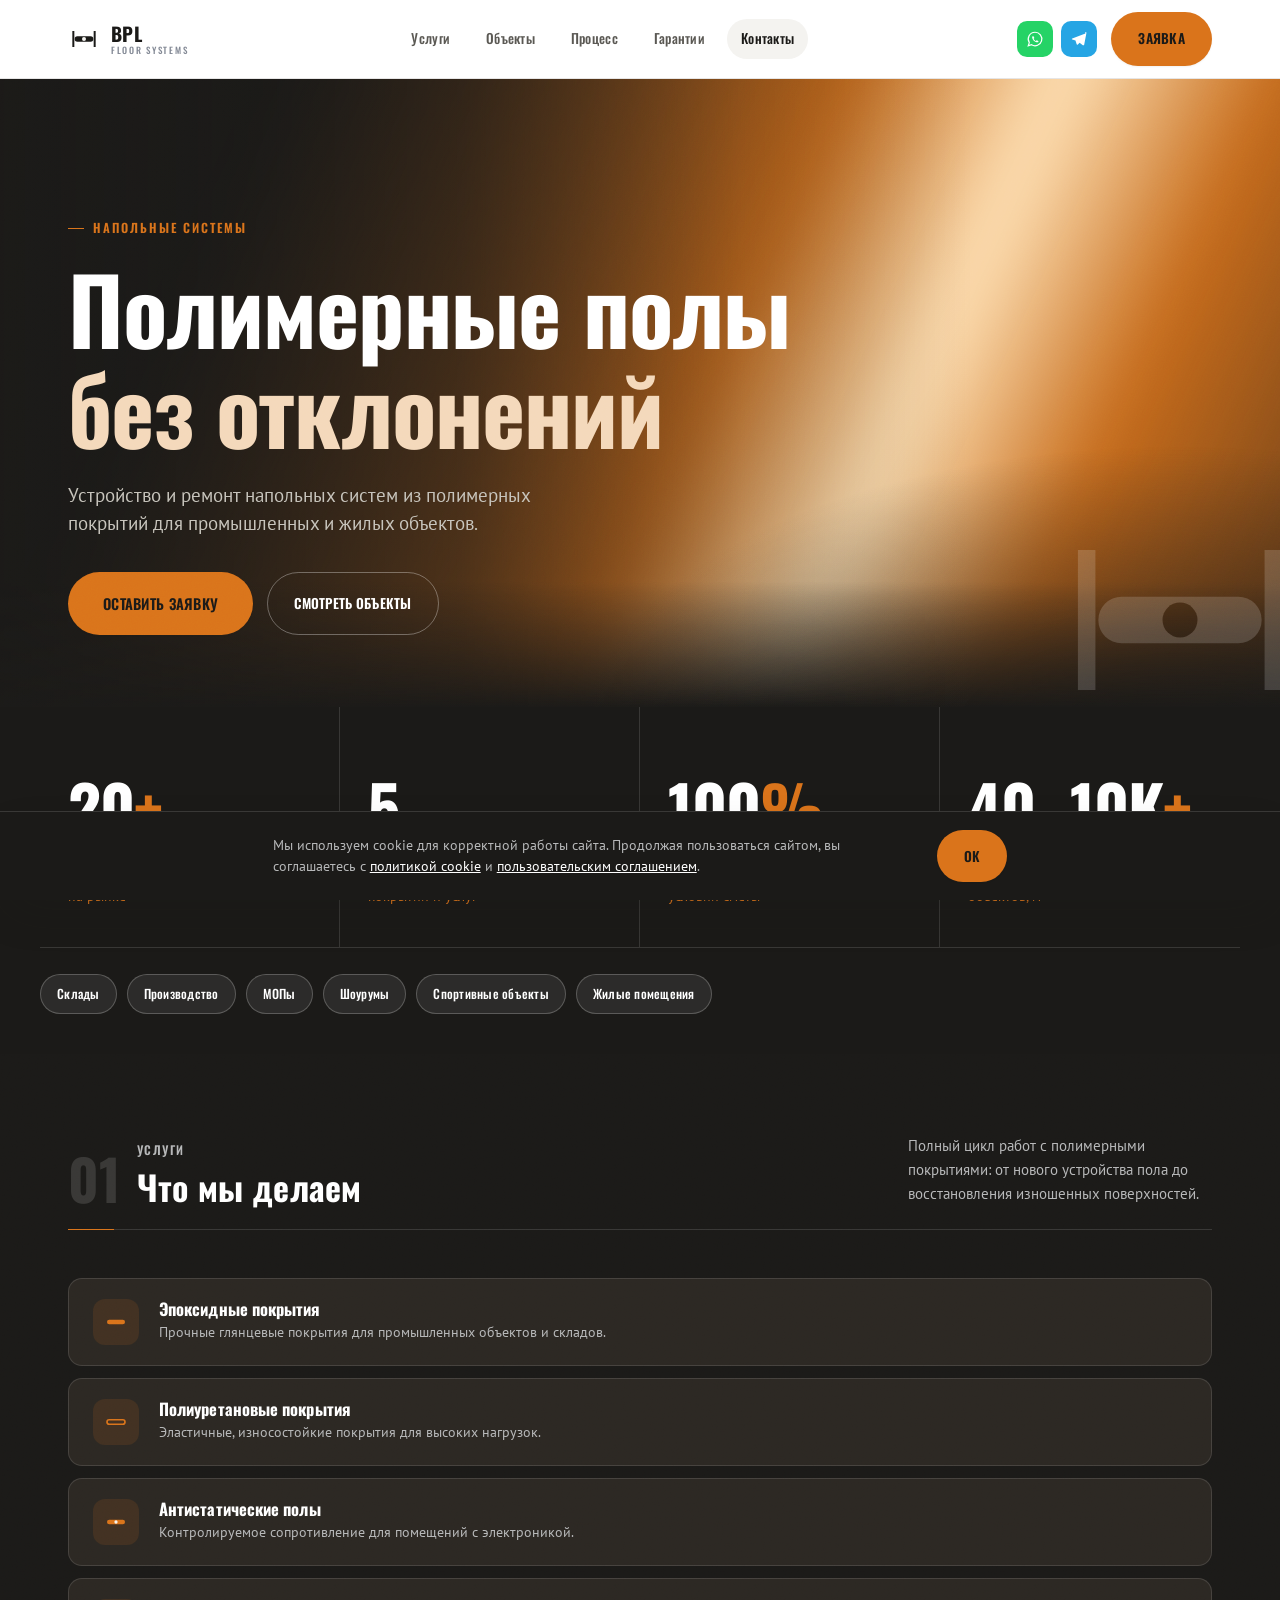
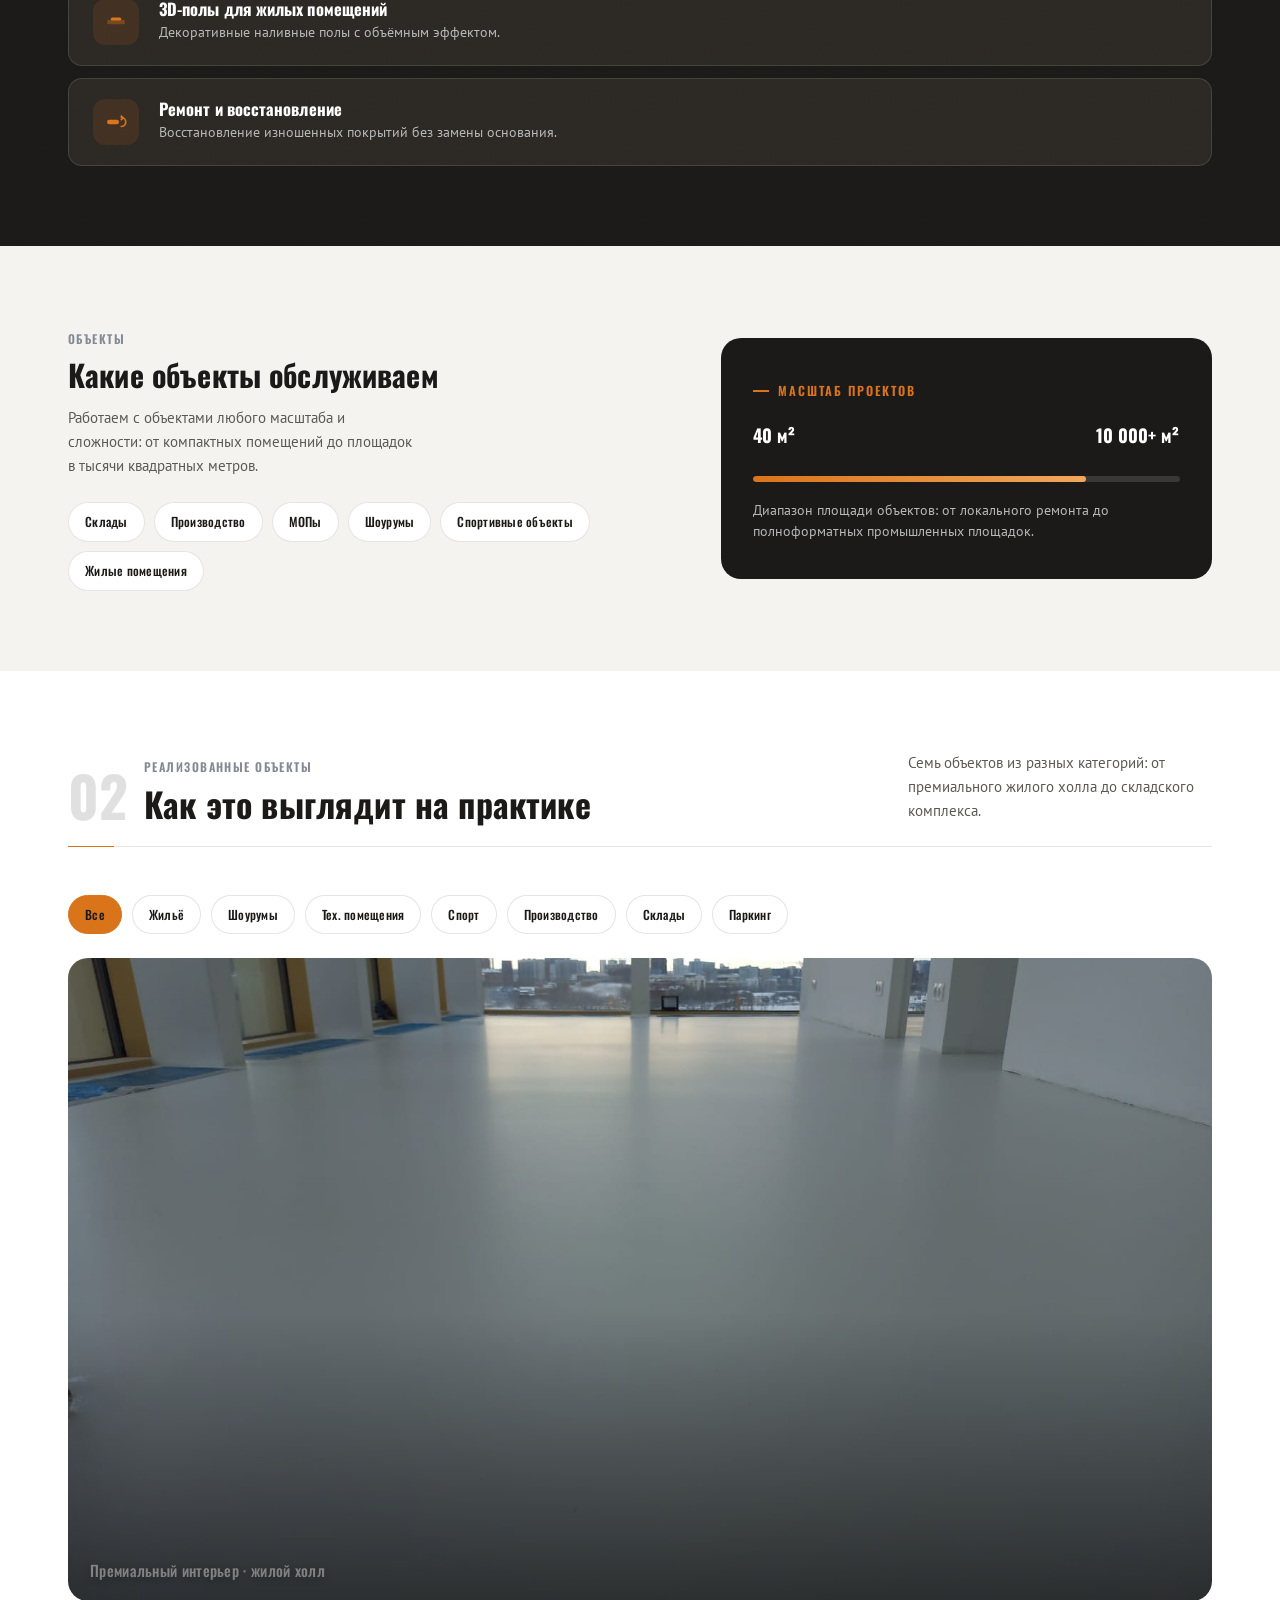
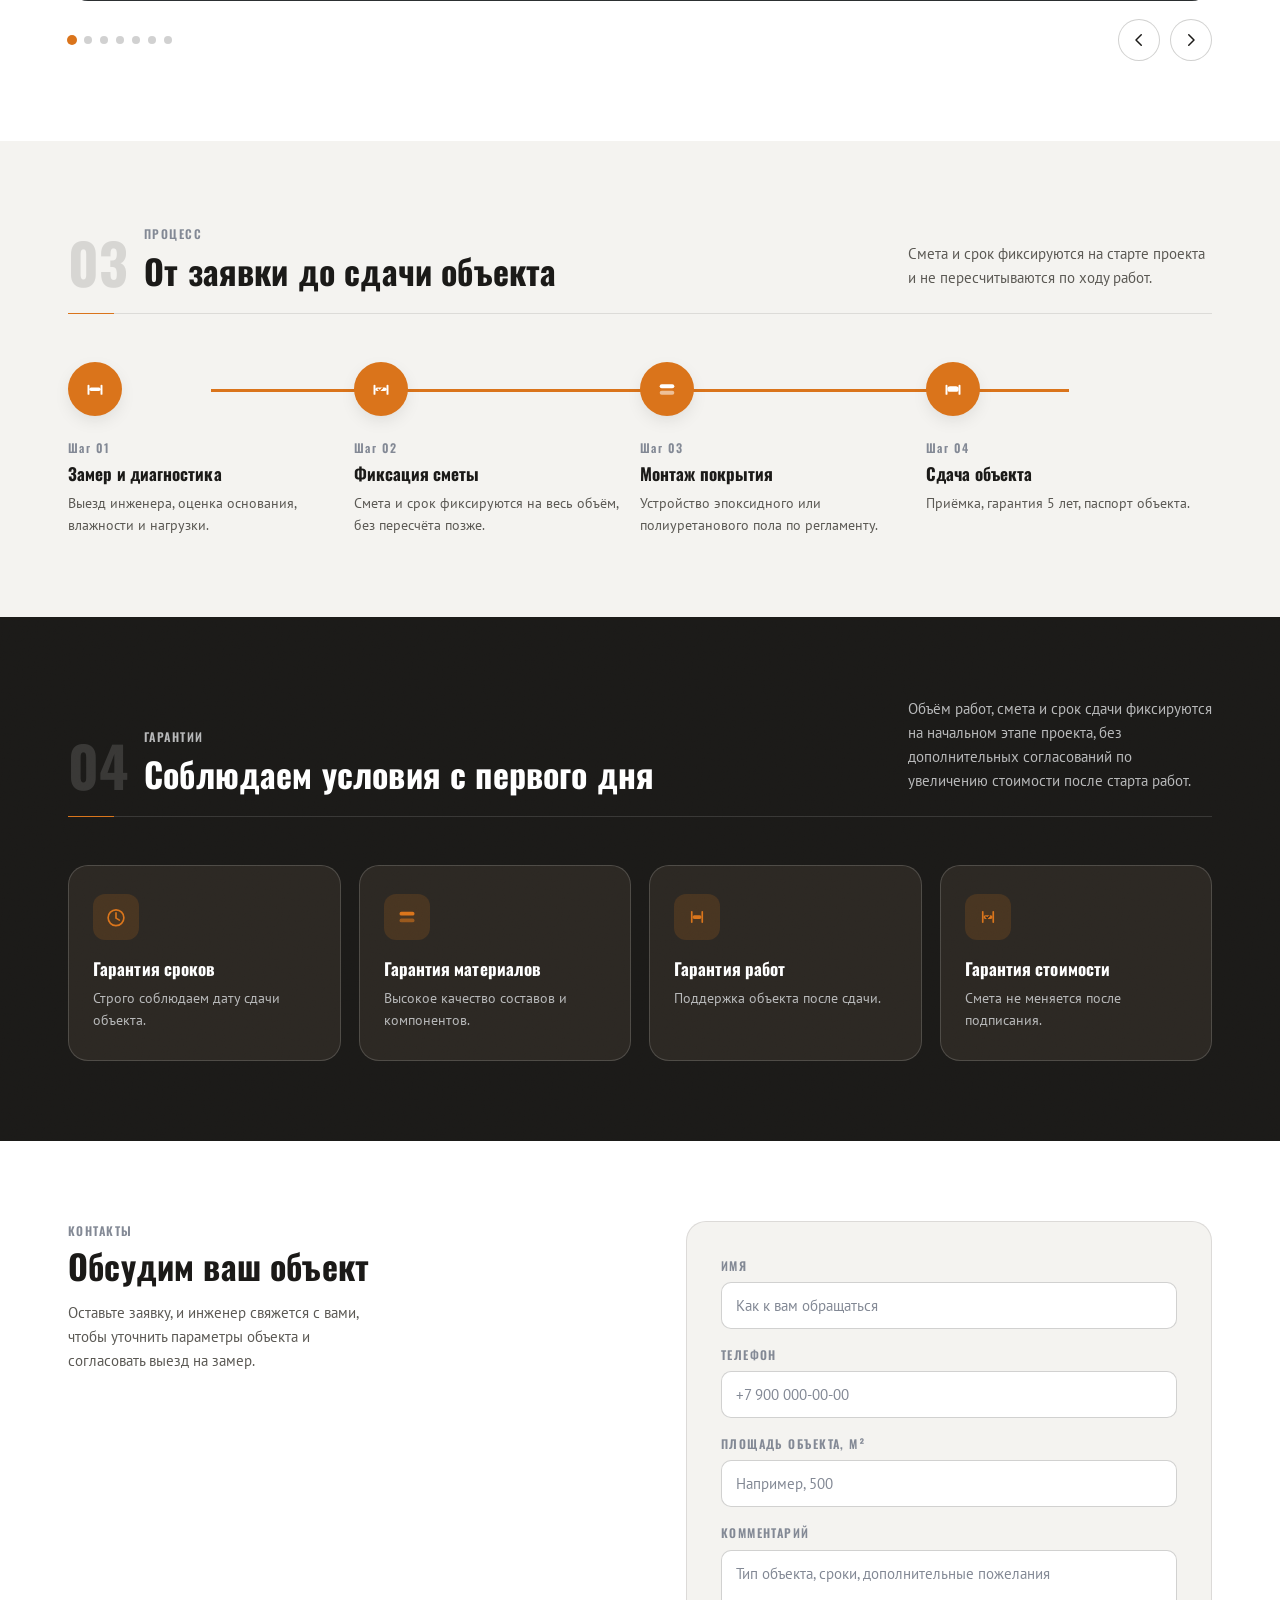
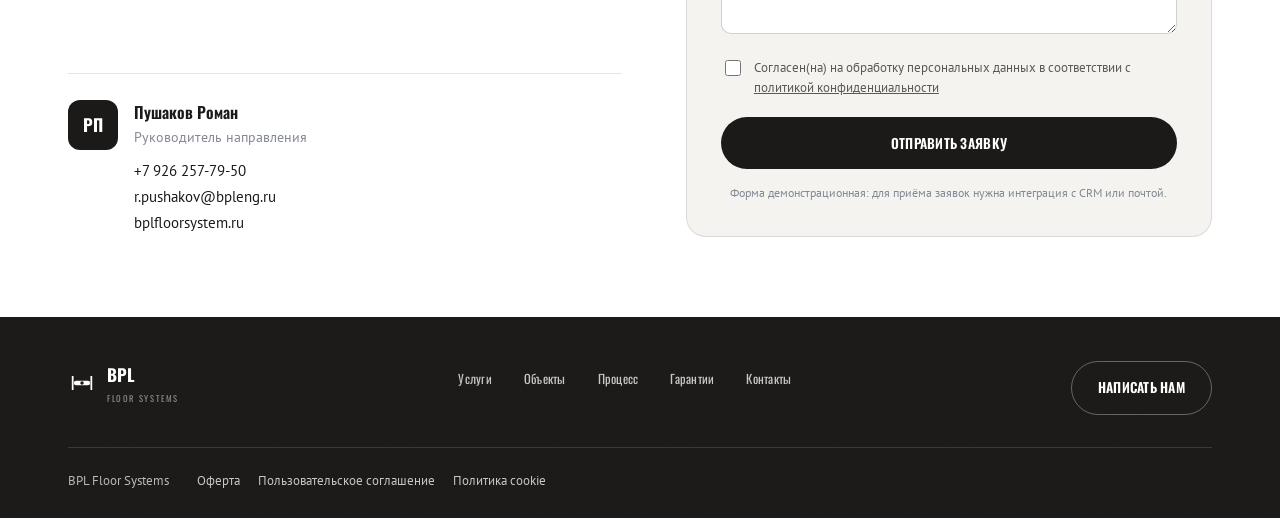
<file: bpl-floor-systems/index.html>
<!doctype html>
<html lang="ru">
<head>
<meta charset="UTF-8" />
<script>document.documentElement.classList.add('js');</script>
<meta name="viewport" content="width=device-width, initial-scale=1.0, viewport-fit=cover" />
<title>BPL Floor Systems — промышленные полимерные полы</title>
<meta name="description" content="Устройство и ремонт напольных систем из полимерных покрытий для промышленных, коммерческих и жилых объектов." />
<link rel="icon" href="favicon.svg" type="image/svg+xml" />
<link rel="alternate icon" href="favicon-32.png" type="image/png" sizes="32x32" />
<link rel="apple-touch-icon" href="apple-touch-icon.png" />
<link rel="preconnect" href="https://fonts.googleapis.com" />
<link rel="preconnect" href="https://fonts.gstatic.com" crossorigin />
<link href="https://fonts.googleapis.com/css2?family=Oswald:wght@400;500;600;700&family=PT+Sans:wght@400;700&display=swap" rel="stylesheet" />
<link rel="stylesheet" href="styles.css" />
</head>
<body>

<header>
  <div class="wrap header-inner">
    <a href="#top" class="logo" aria-label="BPL Floor Systems — на главную">
      <svg width="32" height="32" viewBox="0 0 48 48" fill="none" xmlns="http://www.w3.org/2000/svg">
        <path d="M8 12V36" stroke="currentColor" stroke-width="3" style="color:var(--text)"/>
        <path d="M40 12V36" stroke="currentColor" stroke-width="3" style="color:var(--text)"/>
        <rect x="10" y="20" width="28" height="8" rx="4" fill="currentColor" style="color:var(--text)"/>
        <circle cx="24" cy="24" r="3" fill="var(--surface)"/>
      </svg>
      <span class="logo-text">
        <span class="bpl">BPL</span>
        <span class="sub">FLOOR SYSTEMS</span>
      </span>
    </a>
    <nav class="main-nav" aria-label="Основная навигация">
      <a href="#services">Услуги</a>
      <a href="#objects">Объекты</a>
      <a href="#process">Процесс</a>
      <a href="#guarantees">Гарантии</a>
      <a href="#contact">Контакты</a>
    </nav>
    <div class="header-actions">
      <div class="header-social">
        <a href="https://wa.me/79262577950" class="social-btn social-whatsapp" aria-label="Написать в WhatsApp" target="_blank" rel="noopener">
          <svg viewBox="0 0 24 24" fill="none"><path d="M12 3a9 9 0 0 0-7.6 13.8L3 21l4.4-1.3A9 9 0 1 0 12 3Z" stroke="#fff" stroke-width="1.6"/><path d="M8.5 8.8c.2-.6.7-.6 1.1-.6.3 0 .5.1.6.4l.8 1.7c.1.2 0 .5-.1.6l-.6.6c-.2.2-.2.4-.1.6.5 1 1.5 2 2.5 2.5.2.1.4.1.6-.1l.6-.6c.2-.2.4-.2.6-.1l1.7.8c.3.1.4.3.4.6 0 .4 0 .9-.6 1.1-.8.3-2 .3-3.6-.6-1.3-.7-2.7-2.1-3.4-3.4-.9-1.6-.9-2.8-.6-3.6Z" fill="#fff"/></svg>
        </a>
        <a href="https://t.me/bplfloor" class="social-btn social-telegram" aria-label="Написать в Telegram" target="_blank" rel="noopener">
          <svg viewBox="0 0 24 24" fill="none"><path d="M20.5 4.5 3 11.2c-.7.3-.7 1.3.1 1.5l4.2 1.3 1.6 5c.2.7 1.1.8 1.6.3l2.3-2.3 4.3 3.2c.7.5 1.6.1 1.8-.7l3-15.4c.2-.9-.7-1.6-1.4-1.4Z" fill="#fff"/></svg>
        </a>
      </div>
      <a href="#contact" class="btn btn-primary">Заявка</a>
      <button class="burger" id="burgerBtn" aria-label="Открыть меню" aria-expanded="false" aria-controls="mobileNav">
        <span></span><span></span><span></span>
      </button>
    </div>
  </div>
  <nav class="mobile-nav" id="mobileNav" aria-label="Мобильная навигация">
    <a href="#services">Услуги</a>
    <a href="#objects">Объекты</a>
    <a href="#process">Процесс</a>
    <a href="#guarantees">Гарантии</a>
    <a href="#contact">Контакты</a>
  </nav>
</header>

<main id="top">

  <!-- HERO -->
  <section class="hero grain">
    <div class="hero-bg" aria-hidden="true"></div>
    <div class="hero-vignette" aria-hidden="true"></div>
    <div class="hero-mark" aria-hidden="true">
      <svg viewBox="0 0 48 48" fill="none"><path d="M8 12V36" stroke="#FFFFFF" stroke-width="3"/><path d="M40 12V36" stroke="#FFFFFF" stroke-width="3"/><rect x="10" y="20" width="28" height="8" rx="4" fill="#FFFFFF"/><circle cx="24" cy="24" r="3" fill="#100F0C"/></svg>
    </div>
    <div class="wrap hero-content">
      <span class="eyebrow">Напольные системы</span>
      <h1 class="hero-title">Полимерные полы<br><em>без отклонений</em></h1>
      <p class="lead">Устройство и ремонт напольных систем из полимерных покрытий для промышленных и жилых объектов.</p>
      <div class="hero-ctas">
        <a href="#contact" class="btn btn-primary">Оставить заявку</a>
        <a href="#objects" class="btn btn-outline-inverse">Смотреть объекты</a>
      </div>
    </div>
  </section>

  <!-- HERO TRUST STRIP -->
  <section class="hero-trust-strip">
    <div class="wrap">
      <div class="stat-row" id="statRow">
        <div class="stat"><div class="num tnum"><span class="count" data-to="20">0</span><em>+</em></div><div class="label"><span class="l1">Лет опыта</span><span class="l2">на рынке</span></div></div>
        <div class="stat"><div class="num tnum"><span class="count" data-to="5">0</span></div><div class="label"><span class="l1">Направлений</span><span class="l2">покрытий и услуг</span></div></div>
        <div class="stat"><div class="num tnum"><span class="count" data-to="100">0</span><em>%</em></div><div class="label"><span class="l1">Соблюдение</span><span class="l2">условий сметы</span></div></div>
        <div class="stat"><div class="num tnum">40–10K<em>+</em></div><div class="label"><span class="l1">Диапазон площади</span><span class="l2">объектов, м²</span></div></div>
      </div>
      <div class="tag-row">
        <span class="tag-pill">Склады</span>
        <span class="tag-pill">Производство</span>
        <span class="tag-pill">МОПы</span>
        <span class="tag-pill">Шоурумы</span>
        <span class="tag-pill">Спортивные объекты</span>
        <span class="tag-pill">Жилые помещения</span>
      </div>
    </div>
  </section>

  <!-- SERVICES -->
  <section id="services" class="services grain">
    <div class="wrap">
      <div class="section-head">
        <div class="section-head-title">
          <span class="ghost-num" aria-hidden="true">01</span>
          <div>
            <span class="label-sm" style="color:var(--dark-text-soft);">Услуги</span>
            <h2 style="margin-top:6px;">Что мы делаем</h2>
          </div>
        </div>
        <p class="desc">Полный цикл работ с полимерными покрытиями: от нового устройства пола до восстановления изношенных поверхностей.</p>
      </div>
      <div class="provide-list">
        <div class="provide-card reveal">
          <div class="icon-tile"><svg viewBox="0 0 32 32" fill="none"><rect x="4" y="13" width="24" height="6" rx="3" fill="currentColor"/></svg></div>
          <div class="provide-text">
            <h3>Эпоксидные покрытия</h3>
            <p>Прочные глянцевые покрытия для промышленных объектов и складов.</p>
          </div>
        </div>
        <div class="provide-card reveal">
          <div class="icon-tile"><svg viewBox="0 0 32 32" fill="none"><rect x="4" y="13" width="24" height="6" rx="3" fill="none" stroke="currentColor" stroke-width="2.2"/></svg></div>
          <div class="provide-text">
            <h3>Полиуретановые покрытия</h3>
            <p>Эластичные, износостойкие покрытия для высоких нагрузок.</p>
          </div>
        </div>
        <div class="provide-card reveal">
          <div class="icon-tile"><svg viewBox="0 0 32 32" fill="none"><rect x="4" y="13" width="24" height="6" rx="3" fill="currentColor"/><circle cx="16" cy="16" r="2.2" fill="var(--surface)"/></svg></div>
          <div class="provide-text">
            <h3>Антистатические полы</h3>
            <p>Контролируемое сопротивление для помещений с электроникой.</p>
          </div>
        </div>
        <div class="provide-card reveal">
          <div class="icon-tile"><svg viewBox="0 0 32 32" fill="none"><rect x="4" y="13" width="24" height="6" rx="3" fill="currentColor" opacity=".35"/><rect x="9" y="10" width="14" height="4" rx="2" fill="currentColor"/></svg></div>
          <div class="provide-text">
            <h3>3D-полы для жилых помещений</h3>
            <p>Декоративные наливные полы с объёмным эффектом.</p>
          </div>
        </div>
        <div class="provide-card reveal">
          <div class="icon-tile"><svg viewBox="0 0 32 32" fill="none"><rect x="4" y="13" width="16" height="6" rx="3" fill="currentColor"/><path d="M23 10a6 6 0 0 1 0 12" stroke="currentColor" stroke-width="2.2" stroke-linecap="round" fill="none"/><path d="M23 8l2.4 2.4L23 12.8" stroke="currentColor" stroke-width="2.2" stroke-linecap="round" stroke-linejoin="round" fill="none"/></svg></div>
          <div class="provide-text">
            <h3>Ремонт и восстановление</h3>
            <p>Восстановление изношенных покрытий без замены основания.</p>
          </div>
        </div>
      </div>
    </div>
  </section>

  <!-- OBJECTS -->
  <section id="objects" class="objects">
    <div class="wrap">
      <div class="objects-inner">
        <div class="reveal">
          <span class="label-sm">Объекты</span>
          <h2 style="font-size:clamp(23px,2.6vw,30px);margin-top:8px;">Какие объекты обслуживаем</h2>
          <p style="color:var(--text-soft);font-size:15px;margin-top:14px;max-width:44ch;">Работаем с объектами любого масштаба и сложности: от компактных помещений до площадок в тысячи квадратных метров.</p>
          <div class="objects-tags">
            <span class="obj-tag">Склады</span>
            <span class="obj-tag">Производство</span>
            <span class="obj-tag">МОПы</span>
            <span class="obj-tag">Шоурумы</span>
            <span class="obj-tag">Спортивные объекты</span>
            <span class="obj-tag">Жилые помещения</span>
          </div>
        </div>
        <div class="scale-card reveal">
          <span class="eyebrow">Масштаб проектов</span>
          <div class="scale-labels" style="margin-top:20px;">
            <span class="tnum">40 м²</span>
            <span class="tnum">10 000+ м²</span>
          </div>
          <div class="scale-track"><div class="fill"></div></div>
          <p class="scale-note">Диапазон площади объектов: от локального ремонта до полноформатных промышленных площадок.</p>
        </div>
      </div>
    </div>
  </section>

  <!-- GALLERY -->
  <section id="gallery" class="gallery">
    <div class="wrap">
      <div class="section-head">
        <div class="section-head-title">
          <span class="ghost-num" aria-hidden="true">02</span>
          <div>
            <span class="label-sm">Реализованные объекты</span>
            <h2 style="margin-top:6px;">Как это выглядит на практике</h2>
          </div>
        </div>
        <p class="desc">Семь объектов из разных категорий: от премиального жилого холла до складского комплекса.</p>
      </div>

      <div class="gallery-filters" id="galleryFilters">
        <button class="filter-pill is-active" data-index="all">Все</button>
        <button class="filter-pill" data-index="0">Жильё</button>
        <button class="filter-pill" data-index="1">Шоурумы</button>
        <button class="filter-pill" data-index="2">Тех. помещения</button>
        <button class="filter-pill" data-index="3">Спорт</button>
        <button class="filter-pill" data-index="4">Производство</button>
        <button class="filter-pill" data-index="5">Склады</button>
        <button class="filter-pill" data-index="6">Паркинг</button>
      </div>

      <div class="gallery-slider reveal">
        <div class="gallery-viewport">
          <div class="gallery-track" id="galleryTrack">

            <div class="gallery-slide">
              <img src="img/gallery-zhilye.jpg" alt="Полимерный пол в премиальном жилом интерьере" loading="lazy">
              <span class="gallery-slide-label">Премиальный интерьер · жилой холл</span>
            </div>

            <div class="gallery-slide">
              <img src="img/gallery-showroom.jpg" alt="Полимерный пол в шоуруме с декоративными чипами" loading="lazy">
              <span class="gallery-slide-label">Шоурум · коммерческое помещение</span>
            </div>

            <div class="gallery-slide">
              <img src="img/gallery-tech.jpg" alt="Полимерный пол в техническом помещении" loading="lazy">
              <span class="gallery-slide-label">Техническое помещение · пищевое производство</span>
            </div>

            <div class="gallery-slide">
              <img src="img/gallery-sport.jpg" alt="Полимерный пол в спортивном зале" loading="lazy">
              <span class="gallery-slide-label">Спортивный объект · игровой зал</span>
            </div>

            <div class="gallery-slide">
              <img src="img/gallery-production.jpg" alt="Полимерный пол на производстве, сегментированная заливка" loading="lazy">
              <span class="gallery-slide-label">Производство · сегментированная заливка</span>
            </div>

            <div class="gallery-slide">
              <img src="img/gallery-warehouse.jpg" alt="Полимерный пол на складе" loading="lazy">
              <span class="gallery-slide-label">Склад · крупногабаритный пролёт</span>
            </div>

            <div class="gallery-slide">
              <img src="img/gallery-parking.jpg" alt="Полимерный пол на подземном паркинге" loading="lazy">
              <span class="gallery-slide-label">Паркинг · подземный уровень</span>
            </div>

          </div>
        </div>
        <div class="gallery-controls">
          <div class="gallery-dots" id="galleryDots"></div>
          <div class="gallery-arrows">
            <button class="gallery-btn" id="galleryPrev" aria-label="Предыдущий объект">
              <svg viewBox="0 0 24 24" fill="none"><path d="M15 5l-7 7 7 7" stroke="currentColor" stroke-width="2" stroke-linecap="round" stroke-linejoin="round"/></svg>
            </button>
            <button class="gallery-btn" id="galleryNext" aria-label="Следующий объект">
              <svg viewBox="0 0 24 24" fill="none"><path d="M9 5l7 7-7 7" stroke="currentColor" stroke-width="2" stroke-linecap="round" stroke-linejoin="round"/></svg>
            </button>
          </div>
        </div>
      </div>
    </div>
  </section>

  <!-- PROCESS -->
  <section id="process" class="process-tint">
    <div class="wrap">
      <div class="section-head">
        <div class="section-head-title">
          <span class="ghost-num" aria-hidden="true">03</span>
          <div>
            <span class="label-sm">Процесс</span>
            <h2 style="margin-top:6px;">От заявки до сдачи объекта</h2>
          </div>
        </div>
        <p class="desc">Смета и срок фиксируются на старте проекта и не пересчитываются по ходу работ.</p>
      </div>
      <div class="process-grid">
        <div class="process-rail"><div class="process-rail-fill" id="processRailFill"></div></div>
        <div class="process-step">
          <div class="process-marker"><svg viewBox="0 0 32 32" fill="none"><path d="M8 12V22" stroke="currentColor" stroke-width="2.4" stroke-linecap="round"/><path d="M24 12V22" stroke="currentColor" stroke-width="2.4" stroke-linecap="round"/><rect x="9" y="14" width="14" height="4.5" rx="2.25" fill="currentColor"/></svg></div>
          <div class="process-step-body">
            <span class="step-no">Шаг 01</span>
            <h3>Замер и диагностика</h3>
            <p>Выезд инженера, оценка основания, влажности и нагрузки.</p>
          </div>
        </div>
        <div class="process-step">
          <div class="process-marker"><svg viewBox="0 0 32 32" fill="none"><path d="M8 12V22" stroke="currentColor" stroke-width="2.4" stroke-linecap="round"/><path d="M24 12V22" stroke="currentColor" stroke-width="2.4" stroke-linecap="round"/><rect x="9" y="14" width="14" height="4.5" rx="2.25" fill="currentColor"/><path d="M12.5 16.3l1.8 1.8 3.4-3.4" stroke="var(--accent)" stroke-width="1.8" stroke-linecap="round" stroke-linejoin="round"/></svg></div>
          <div class="process-step-body">
            <span class="step-no">Шаг 02</span>
            <h3>Фиксация сметы</h3>
            <p>Смета и срок фиксируются на весь объём, без пересчёта позже.</p>
          </div>
        </div>
        <div class="process-step">
          <div class="process-marker"><svg viewBox="0 0 32 32" fill="none"><rect x="7" y="10" width="18" height="5" rx="2.5" fill="currentColor"/><rect x="7" y="18" width="18" height="5" rx="2.5" fill="currentColor" opacity=".55"/></svg></div>
          <div class="process-step-body">
            <span class="step-no">Шаг 03</span>
            <h3>Монтаж покрытия</h3>
            <p>Устройство эпоксидного или полиуретанового пола по регламенту.</p>
          </div>
        </div>
        <div class="process-step">
          <div class="process-marker"><svg viewBox="0 0 32 32" fill="none"><path d="M8 12V22" stroke="currentColor" stroke-width="2.4" stroke-linecap="round"/><path d="M24 12V22" stroke="currentColor" stroke-width="2.4" stroke-linecap="round"/><rect x="9" y="12.5" width="14" height="7" rx="3.5" fill="currentColor"/></svg></div>
          <div class="process-step-body">
            <span class="step-no">Шаг 04</span>
            <h3>Сдача объекта</h3>
            <p>Приёмка, гарантия 5 лет, паспорт объекта.</p>
          </div>
        </div>
      </div>
    </div>
  </section>

  <!-- GUARANTEES -->
  <section id="guarantees" class="guarantees grain">
    <div class="wrap">
      <div class="section-head">
        <div class="section-head-title">
          <span class="ghost-num" aria-hidden="true">04</span>
          <div>
            <span class="label-sm" style="color:var(--dark-text-soft);">Гарантии</span>
            <h2 style="margin-top:6px;">Соблюдаем условия с первого дня</h2>
          </div>
        </div>
        <p class="desc">Объём работ, смета и срок сдачи фиксируются на начальном этапе проекта, без дополнительных согласований по увеличению стоимости после старта работ.</p>
      </div>
      <div class="g-grid">
        <div class="g-card reveal">
          <div class="icon-tile on-dark" style="margin-bottom:18px;"><svg viewBox="0 0 32 32" fill="none"><circle cx="16" cy="17" r="10.5" stroke="currentColor" stroke-width="2.2"/><path d="M16 10.5v7l4.5 2.7" stroke="currentColor" stroke-width="2.2" stroke-linecap="round"/></svg></div>
          <h3>Гарантия сроков</h3>
          <p>Строго соблюдаем дату сдачи объекта.</p>
        </div>
        <div class="g-card reveal">
          <div class="icon-tile on-dark" style="margin-bottom:18px;"><svg viewBox="0 0 32 32" fill="none"><rect x="6" y="9" width="20" height="5" rx="2.5" fill="currentColor"/><rect x="6" y="18" width="20" height="5" rx="2.5" fill="currentColor" opacity=".55"/></svg></div>
          <h3>Гарантия материалов</h3>
          <p>Высокое качество составов и компонентов.</p>
        </div>
        <div class="g-card reveal">
          <div class="icon-tile on-dark" style="margin-bottom:18px;"><svg viewBox="0 0 32 32" fill="none"><path d="M9 9V23" stroke="currentColor" stroke-width="2.2" stroke-linecap="round"/><path d="M23 9V23" stroke="currentColor" stroke-width="2.2" stroke-linecap="round"/><rect x="10" y="13.5" width="12" height="5" rx="2.5" fill="currentColor"/></svg></div>
          <h3>Гарантия работ</h3>
          <p>Поддержка объекта после сдачи.</p>
        </div>
        <div class="g-card reveal">
          <div class="icon-tile on-dark" style="margin-bottom:18px;"><svg viewBox="0 0 32 32" fill="none"><path d="M9 9V23" stroke="currentColor" stroke-width="2.2" stroke-linecap="round"/><path d="M23 9V23" stroke="currentColor" stroke-width="2.2" stroke-linecap="round"/><rect x="10" y="13.5" width="12" height="5" rx="2.5" fill="currentColor"/><path d="M13.2 16l1.7 1.7 3.2-3.2" stroke="var(--dark-raised)" stroke-width="1.6" stroke-linecap="round" stroke-linejoin="round"/></svg></div>
          <h3>Гарантия стоимости</h3>
          <p>Смета не меняется после подписания.</p>
        </div>
      </div>
    </div>
  </section>

  <!-- CONTACT -->
  <section id="contact">
    <div class="wrap">
      <div class="contact-inner">
        <div class="contact-info reveal">
          <span class="label-sm">Контакты</span>
          <h2 style="margin-top:8px;">Обсудим ваш объект</h2>
          <p class="lead">Оставьте заявку, и инженер свяжется с вами, чтобы уточнить параметры объекта и согласовать выезд на замер.</p>
          <div class="contact-person">
            <div class="contact-avatar">РП</div>
            <div>
              <div class="name">Пушаков Роман</div>
              <div class="role">Руководитель направления</div>
              <div class="line"><a href="tel:+79262577950">+7 926 257-79-50</a></div>
              <div class="line"><a href="mailto:r.pushakov@bpleng.ru">r.pushakov@bpleng.ru</a></div>
              <div class="line"><a href="https://bplfloorsystem.ru" target="_blank" rel="noopener">bplfloorsystem.ru</a></div>
            </div>
          </div>
        </div>

        <form class="request-form reveal" onsubmit="return false;">
          <div class="f-row">
            <label for="name">Имя</label>
            <input id="name" name="name" type="text" placeholder="Как к вам обращаться" required />
          </div>
          <div class="f-row">
            <label for="phone">Телефон</label>
            <input id="phone" name="phone" type="tel" placeholder="+7 900 000-00-00" required />
          </div>
          <div class="f-row">
            <label for="area">Площадь объекта, м²</label>
            <input id="area" name="area" type="text" placeholder="Например, 500" />
          </div>
          <div class="f-row">
            <label for="comment">Комментарий</label>
            <textarea id="comment" name="comment" placeholder="Тип объекта, сроки, дополнительные пожелания"></textarea>
          </div>
          <div class="consent">
            <input id="consent" type="checkbox" required />
            <span>Согласен(на) на обработку персональных данных в соответствии с <a href="#">политикой конфиденциальности</a></span>
          </div>
          <button type="submit" class="btn btn-dark">Отправить заявку</button>
          <p class="form-note">Форма демонстрационная: для приёма заявок нужна интеграция с CRM или почтой.</p>
        </form>
      </div>
    </div>
  </section>

</main>

<footer class="grain">
  <div class="wrap">
    <div class="footer-top">
      <div class="footer-logo">
        <svg width="28" height="28" viewBox="0 0 48 48" fill="none" xmlns="http://www.w3.org/2000/svg">
          <path d="M8 12V36" stroke="#FFFFFF" stroke-width="3"/>
          <path d="M40 12V36" stroke="#FFFFFF" stroke-width="3"/>
          <rect x="10" y="20" width="28" height="8" rx="4" fill="#FFFFFF"/>
          <circle cx="24" cy="24" r="3" fill="var(--dark)"/>
        </svg>
        <span>
          <span class="bpl" style="display:block;">BPL</span>
          <span class="sub" style="display:block;">FLOOR SYSTEMS</span>
        </span>
      </div>
      <nav class="footer-nav">
        <a href="#services">Услуги</a>
        <a href="#objects">Объекты</a>
        <a href="#process">Процесс</a>
        <a href="#guarantees">Гарантии</a>
        <a href="#contact">Контакты</a>
      </nav>
      <a href="#contact" class="btn btn-outline-inverse" style="align-self:center;">Написать нам</a>
    </div>
    <div class="footer-bottom">
      <span>BPL Floor Systems</span>
      <nav class="footer-legal">
        <a href="oferta.html">Оферта</a>
        <a href="user-agreement.html">Пользовательское соглашение</a>
        <a href="#">Политика cookie</a>
      </nav>
    </div>
  </div>
</footer>

<div class="cookie-banner" id="cookieBanner" role="region" aria-label="Уведомление об использовании cookie">
  <div class="wrap cookie-banner-inner">
    <p>Мы используем cookie для корректной работы сайта. Продолжая пользоваться сайтом, вы соглашаетесь с <a href="#">политикой cookie</a> и <a href="user-agreement.html">пользовательским соглашением</a>.</p>
    <button type="button" class="btn btn-primary" id="cookieBannerOk">ОК</button>
  </div>
</div>

<script src="script.js"></script>
</body>
</html>
</file>
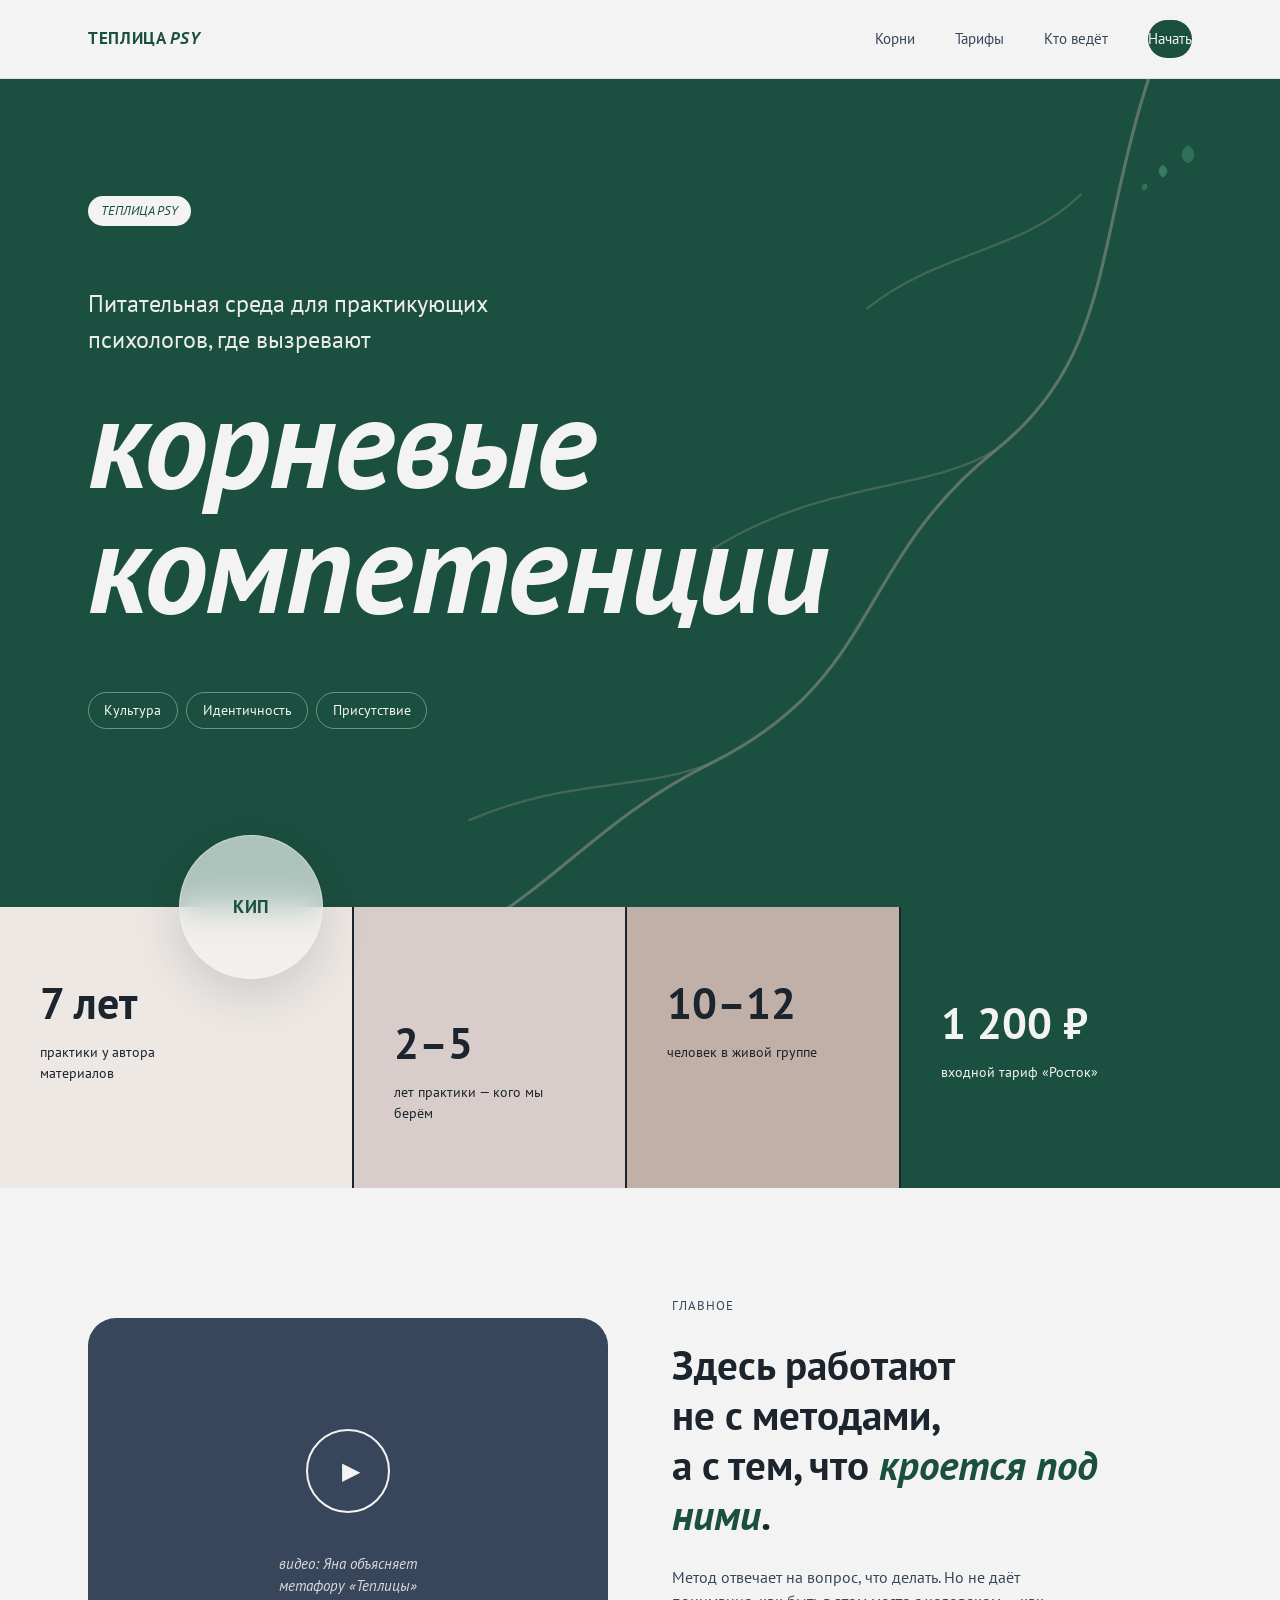
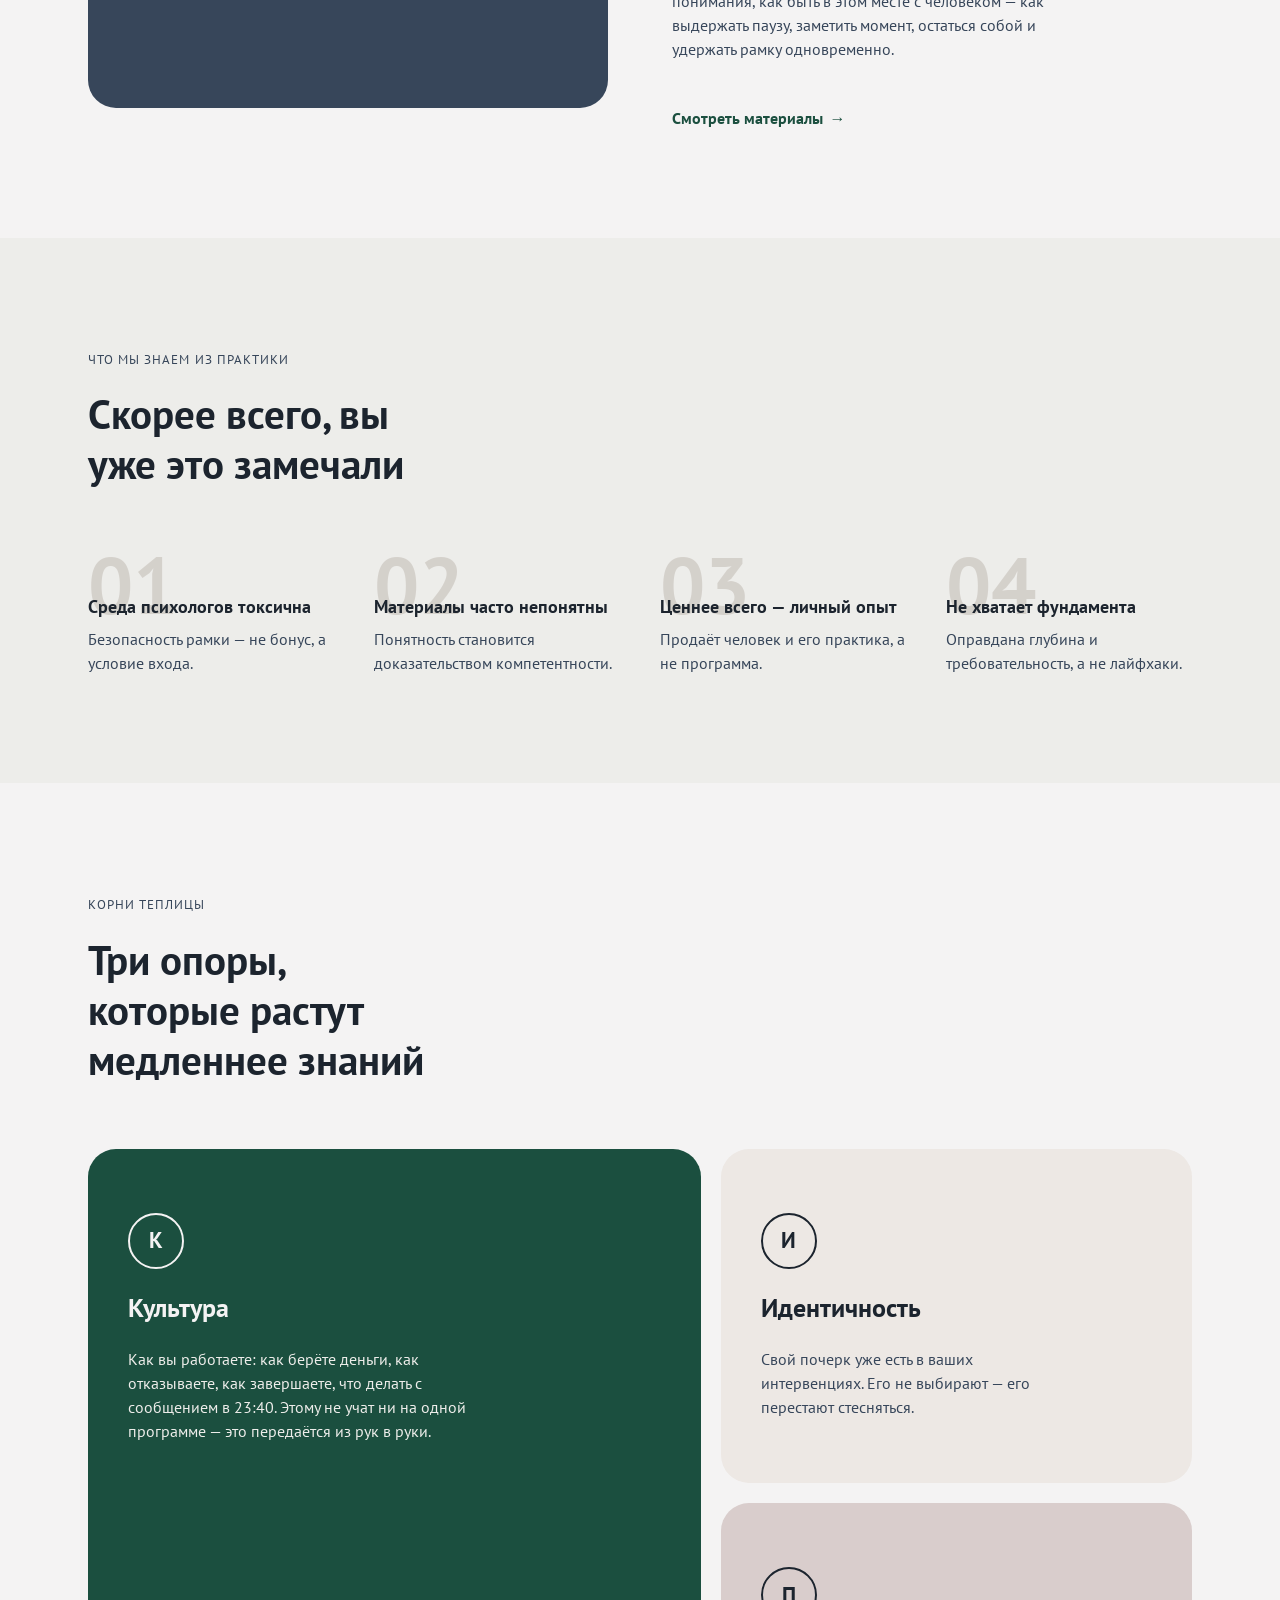
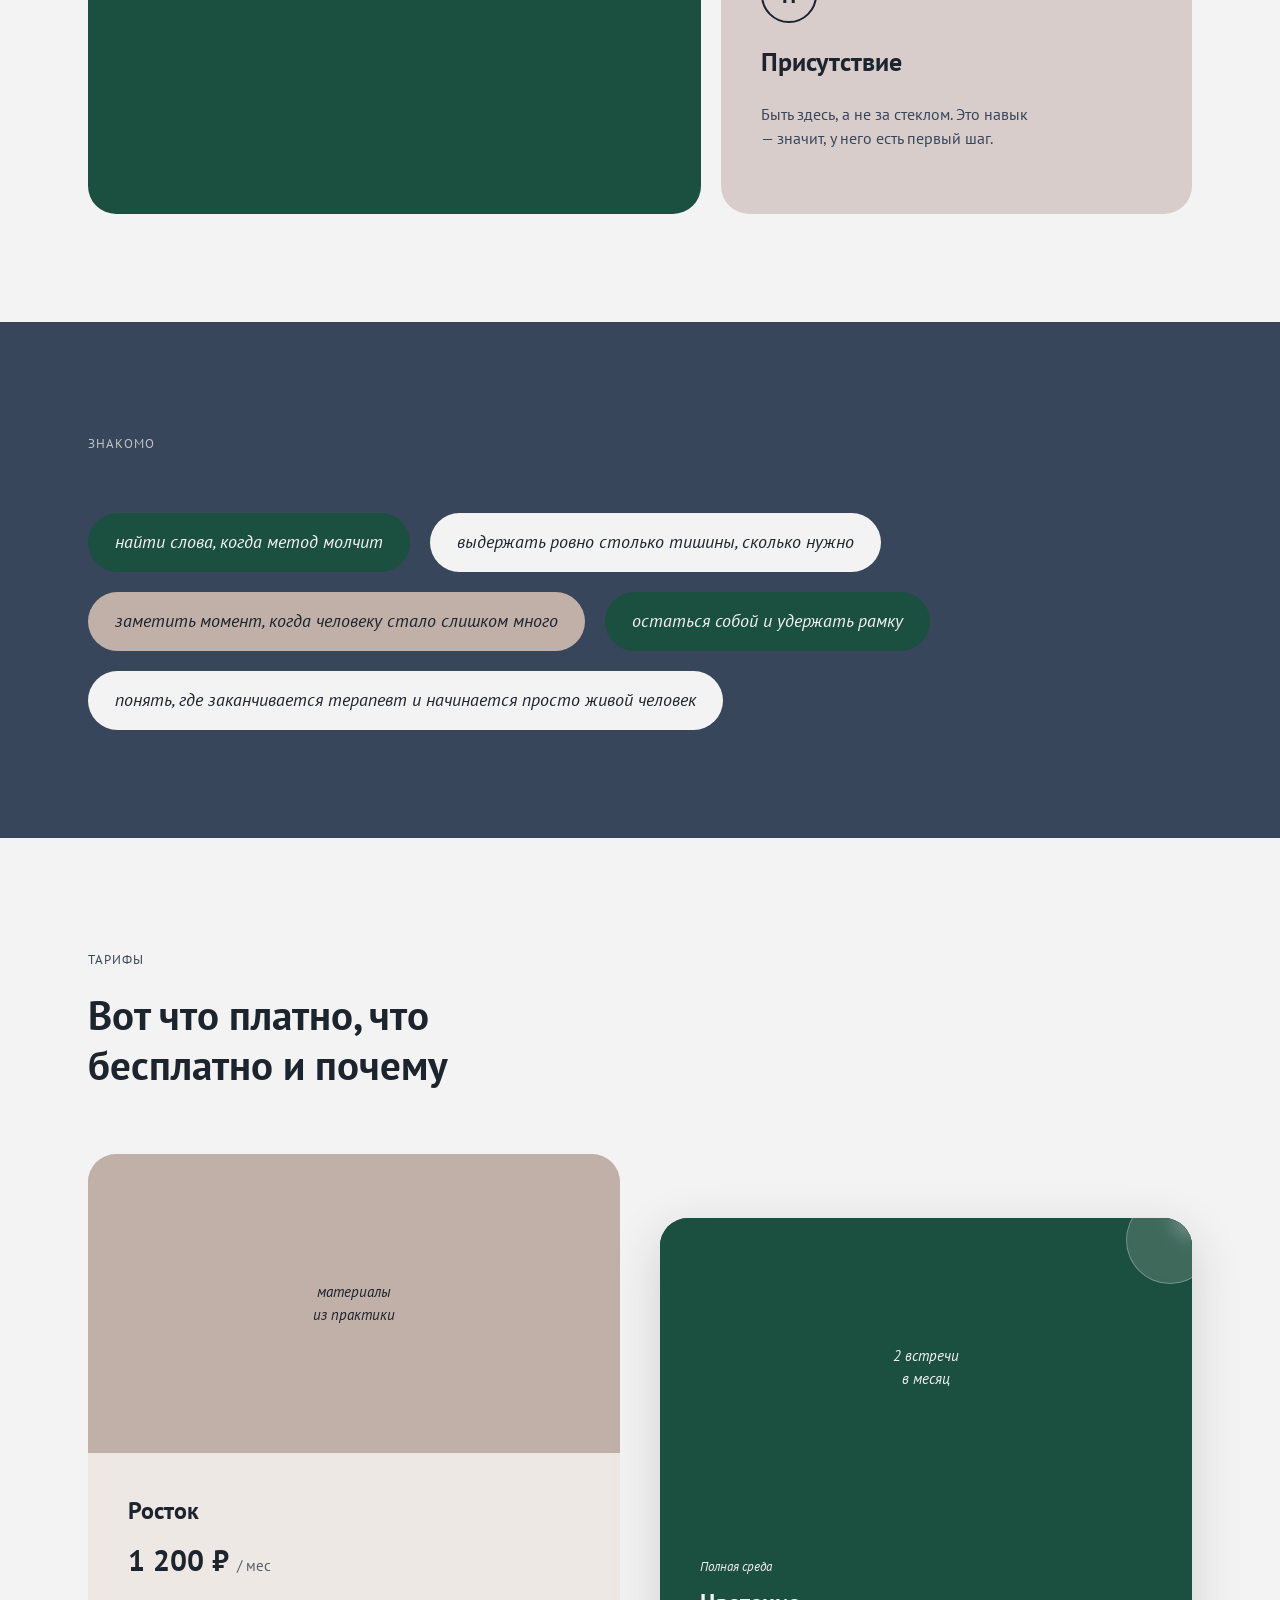
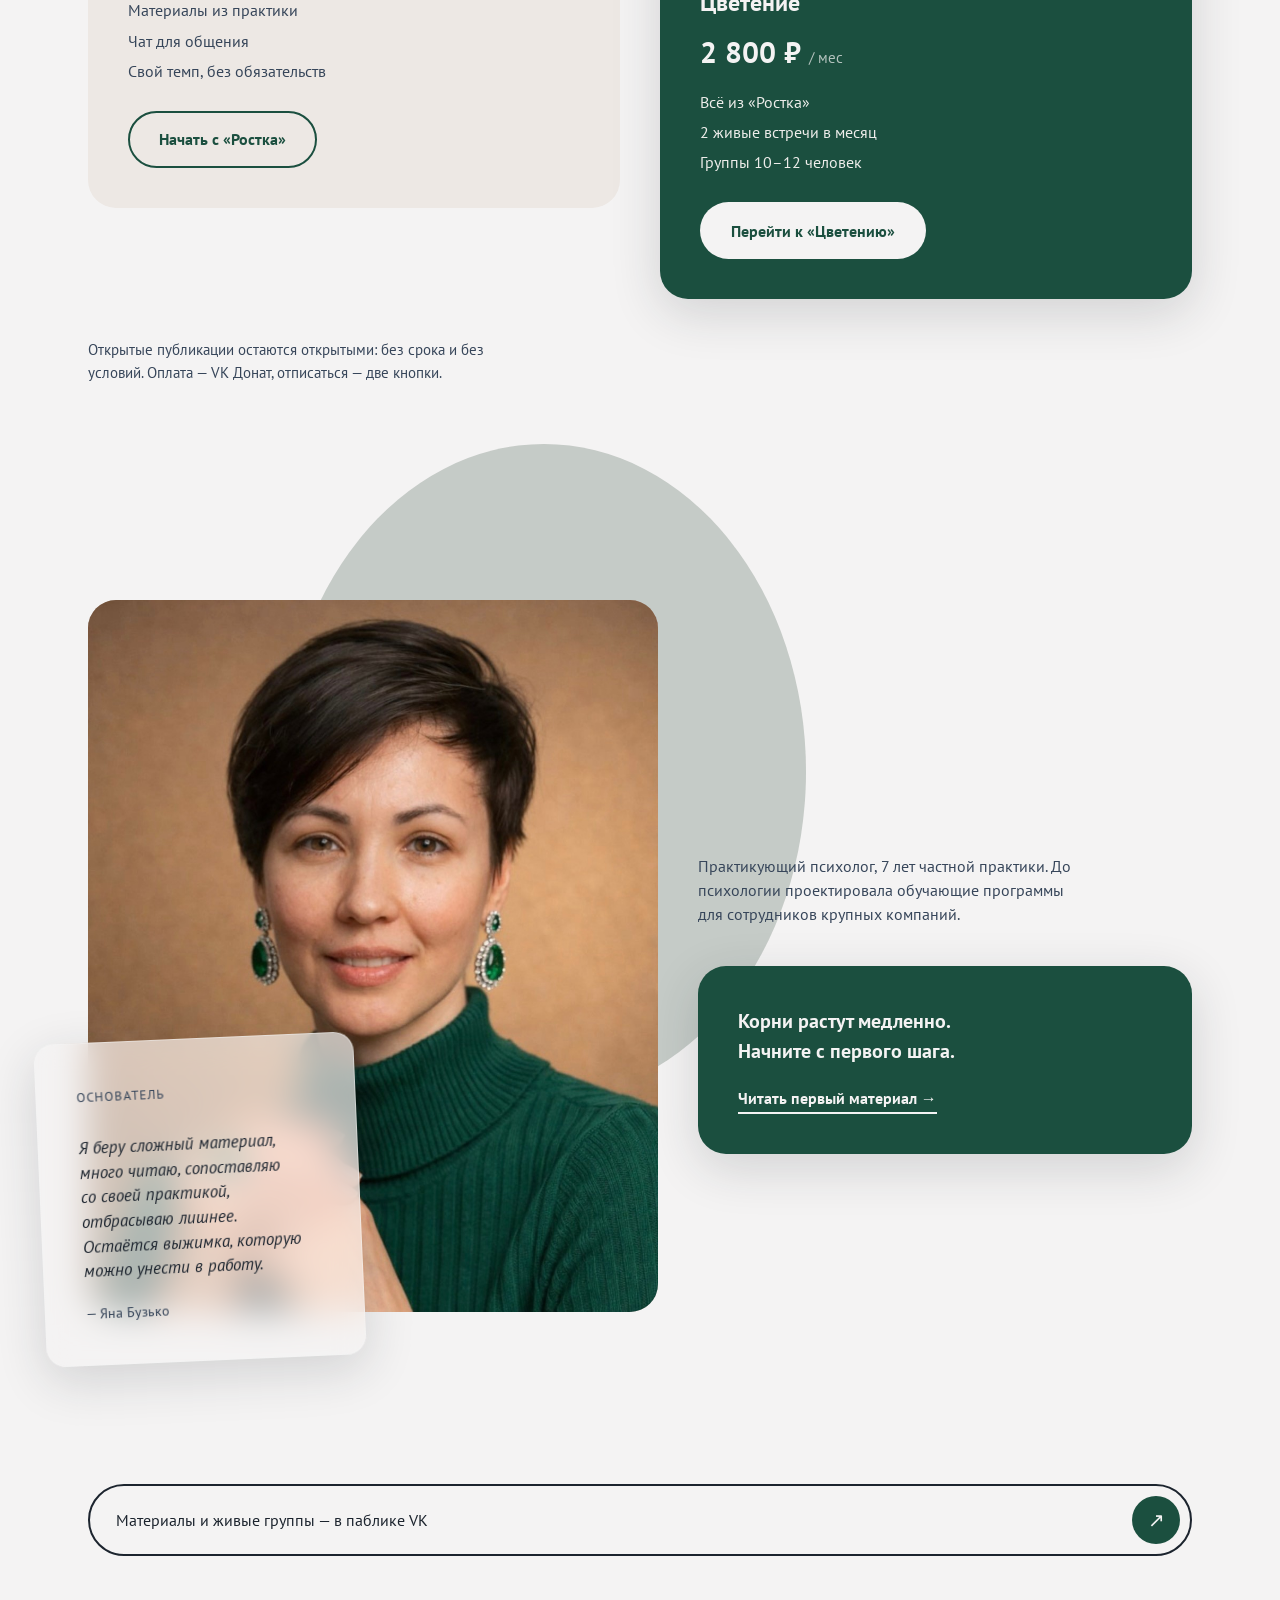
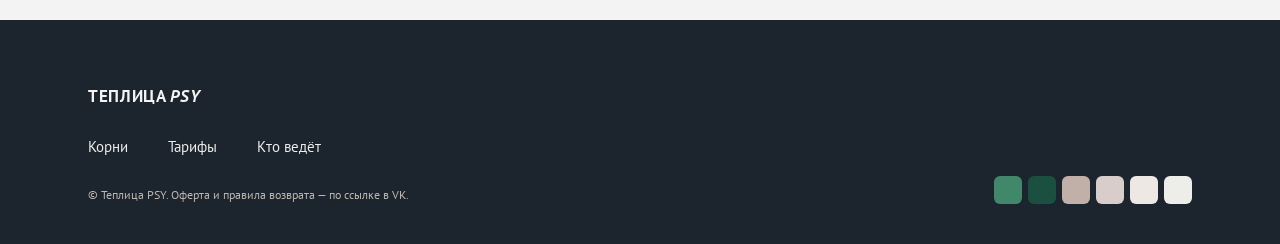
<file: v2/index.html>
<!DOCTYPE html>
<html lang="ru">
<head>
<meta charset="UTF-8">
<meta name="viewport" content="width=device-width, initial-scale=1.0">
<title>Теплица PSY — питательная среда для практикующих психологов (v2)</title>
<meta name="description" content="Питательная среда для практикующих психологов, где вызревают корневые компетенции. Вторая, более смелая итерация композиции.">
<link rel="preconnect" href="https://fonts.googleapis.com">
<link rel="preconnect" href="https://fonts.gstatic.com" crossorigin>
<link href="https://fonts.googleapis.com/css2?family=PT+Sans:ital,wght@0,400;0,700;1,400;1,700&display=swap" rel="stylesheet">
<link rel="stylesheet" href="styles.css">
</head>
<body>

<a class="skip-link" href="#main">Перейти к содержанию</a>

<header class="site-header">
  <div class="site-header__inner">
    <a class="logo" href="#top">ТЕПЛИЦА <span class="logo__accent">PSY</span></a>
    <nav class="nav" aria-label="Основная навигация">
      <button class="nav__toggle" aria-expanded="false" aria-controls="nav-list">
        <span></span><span></span><span></span>
        <span class="sr-only">Меню</span>
      </button>
      <ul class="nav__list" id="nav-list">
        <li><a href="#roots">Корни</a></li>
        <li><a href="#pricing">Тарифы</a></li>
        <li><a href="#founder">Кто ведёт</a></li>
        <li><a href="#start" class="nav__cta">Начать</a></li>
      </ul>
    </nav>
  </div>
</header>

<main id="main">

  <!-- 1. HERO — крупная типографика + нахлёст карточки поверх "фото" -->
  <section class="hero" id="top">
    <div class="hero__scene" aria-hidden="true">
      <svg class="root-graphic" viewBox="0 0 900 700" preserveAspectRatio="xMidYMid slice">
        <path class="root-line root-line--main" d="M840,-20 C760,140 800,240 700,320 C600,400 620,480 500,540 C400,590 380,650 260,690" />
        <path class="root-line" d="M700,320 C650,350 580,340 500,390" />
        <path class="root-line" d="M500,540 C450,560 400,550 330,580" />
        <path class="root-line" d="M760,140 C720,180 660,180 610,220" />
      </svg>
      <div class="leaf-scatter">
        <svg viewBox="0 0 32 20" class="leaf leaf--1"><path d="M16,0 C25,5 25,15 16,20 C7,15 7,5 16,0 Z"/></svg>
        <svg viewBox="0 0 32 20" class="leaf leaf--2"><path d="M16,0 C25,5 25,15 16,20 C7,15 7,5 16,0 Z"/></svg>
        <svg viewBox="0 0 32 20" class="leaf leaf--3"><path d="M16,0 C25,5 25,15 16,20 C7,15 7,5 16,0 Z"/></svg>
      </div>
    </div>

    <div class="hero__grid">
      <p class="eyebrow eyebrow--tag">ТЕПЛИЦА PSY</p>
      <h1 class="hero__headline">
        <span class="hero__headline-small">Питательная среда для практикующих психологов, где вызревают</span>
        <span class="hero__headline-big">корневые<br>компетенции</span>
      </h1>
      <p class="hero__tags">
        <span>Культура</span>
        <span>Идентичность</span>
        <span>Присутствие</span>
      </p>
    </div>

  </section>

  <div class="hero-badge-wrap">
    <a class="hero-badge glass" href="#roots" aria-label="КИП — что это такое">КИП</a>
  </div>

  <!-- 2. СТАТ-СТРОКА — цветные чипы -->
  <section class="stats">
    <div class="stat stat--a reveal">
      <p class="stat__num">7 лет</p>
      <p class="stat__label">практики у автора материалов</p>
    </div>
    <div class="stat stat--b reveal">
      <p class="stat__num">2–5</p>
      <p class="stat__label">лет практики — кого мы берём</p>
    </div>
    <div class="stat stat--c reveal">
      <p class="stat__num">10–12</p>
      <p class="stat__label">человек в живой группе</p>
    </div>
    <div class="stat stat--d reveal">
      <p class="stat__num">1 200 ₽</p>
      <p class="stat__label">входной тариф «Росток»</p>
    </div>
  </section>

  <!-- 3. ВИДЕО + МАНИФЕСТ — асимметрия -->
  <section class="intro">
    <a class="intro__media reveal" href="#roots">
      <span class="intro__play" aria-hidden="true">▶</span>
      <span class="intro__caption">видео: Яна объясняет метафору «Теплицы»</span>
    </a>
    <div class="intro__text reveal">
      <p class="eyebrow">ГЛАВНОЕ</p>
      <h2 class="section-title">
        Здесь работают не с методами,<br>
        а с тем, что <em>кроется под ними</em>.
      </h2>
      <p class="intro__body">
        Метод отвечает на вопрос, что делать. Но не даёт понимания, как быть
        в этом месте с человеком — как выдержать паузу, заметить момент,
        остаться собой и удержать рамку одновременно.
      </p>
      <a class="text-link" href="#roots">Смотреть материалы <span aria-hidden="true">→</span></a>
    </div>
  </section>

  <!-- 4. 4 ФАКТА — призрачные номера (реальный параллельный список) -->
  <section class="facts" id="facts">
    <div class="section-head reveal">
      <p class="eyebrow">ЧТО МЫ ЗНАЕМ ИЗ ПРАКТИКИ</p>
      <h2 class="section-title">Скорее всего, вы уже это замечали</h2>
    </div>
    <div class="facts__grid">
      <article class="fact reveal">
        <span class="fact__num" aria-hidden="true">01</span>
        <h3 class="fact__title">Среда психологов токсична</h3>
        <p class="fact__body">Безопасность рамки — не бонус, а условие входа.</p>
      </article>
      <article class="fact reveal">
        <span class="fact__num" aria-hidden="true">02</span>
        <h3 class="fact__title">Материалы часто непонятны</h3>
        <p class="fact__body">Понятность становится доказательством компетентности.</p>
      </article>
      <article class="fact reveal">
        <span class="fact__num" aria-hidden="true">03</span>
        <h3 class="fact__title">Ценнее всего — личный опыт</h3>
        <p class="fact__body">Продаёт человек и его практика, а не программа.</p>
      </article>
      <article class="fact reveal">
        <span class="fact__num" aria-hidden="true">04</span>
        <h3 class="fact__title">Не хватает фундамента</h3>
        <p class="fact__body">Оправдана глубина и требовательность, а не лайфхаки.</p>
      </article>
    </div>
  </section>

  <!-- 5. КИП — мозаика неравного веса, разные цвета плиток -->
  <section class="mosaic" id="roots">
    <div class="section-head reveal">
      <p class="eyebrow">КОРНИ ТЕПЛИЦЫ</p>
      <h2 class="section-title">Три опоры, которые растут медленнее знаний</h2>
    </div>
    <div class="mosaic__grid">
      <article class="tile tile--k reveal">
        <span class="tile__mark">К</span>
        <h3 class="tile__title">Культура</h3>
        <p class="tile__body">
          Как вы работаете: как берёте деньги, как отказываете, как
          завершаете, что делать с сообщением в 23:40. Этому не учат ни на
          одной программе — это передаётся из рук в руки.
        </p>
      </article>
      <article class="tile tile--i reveal">
        <span class="tile__mark">И</span>
        <h3 class="tile__title">Идентичность</h3>
        <p class="tile__body">Свой почерк уже есть в ваших интервенциях. Его не выбирают — его перестают стесняться.</p>
      </article>
      <article class="tile tile--p reveal">
        <span class="tile__mark">П</span>
        <h3 class="tile__title">Присутствие</h3>
        <p class="tile__body">Быть здесь, а не за стеклом. Это навык — значит, у него есть первый шаг.</p>
      </article>
    </div>
  </section>

  <!-- 6. С ЧЕМ ПРИХОДЯТ — облако тегов -->
  <section class="needs">
    <div class="section-head section-head--tight reveal">
      <p class="eyebrow eyebrow--inverse">ЗНАКОМО</p>
    </div>
    <ul class="tagcloud">
      <li class="tag tag--a reveal">найти слова, когда метод молчит</li>
      <li class="tag tag--b reveal">выдержать ровно столько тишины, сколько нужно</li>
      <li class="tag tag--c reveal">заметить момент, когда человеку стало слишком много</li>
      <li class="tag tag--a reveal">остаться собой и удержать рамку</li>
      <li class="tag tag--b reveal">понять, где заканчивается терапевт и начинается просто живой человек</li>
    </ul>
  </section>

  <!-- 7. ТАРИФЫ — карточки товара -->
  <section class="pricing" id="pricing">
    <div class="section-head reveal">
      <p class="eyebrow">ТАРИФЫ</p>
      <h2 class="section-title">Вот что платно, что бесплатно и почему</h2>
    </div>
    <div class="products">
      <article class="product reveal">
        <div class="product__media product__media--rostok">
          <span>материалы<br>из практики</span>
        </div>
        <div class="product__body">
          <h3 class="product__name">Росток</h3>
          <p class="product__price">1 200 ₽ <span>/ мес</span></p>
          <ul class="product__list">
            <li>Материалы из практики</li>
            <li>Чат для общения</li>
            <li>Свой темп, без обязательств</li>
          </ul>
          <a class="btn btn--outline" href="#start">Начать с «Ростка»</a>
        </div>
      </article>
      <article class="product product--featured reveal">
        <div class="product__media product__media--tsvetenie">
          <span>2 встречи<br>в месяц</span>
        </div>
        <div class="product__body">
          <p class="product__badge">Полная среда</p>
          <h3 class="product__name">Цветение</h3>
          <p class="product__price">2 800 ₽ <span>/ мес</span></p>
          <ul class="product__list">
            <li>Всё из «Ростка»</li>
            <li>2 живые встречи в месяц</li>
            <li>Группы 10–12 человек</li>
          </ul>
          <a class="btn btn--primary" href="#start">Перейти к «Цветению»</a>
        </div>
      </article>
    </div>
    <p class="pricing__note">
      Открытые публикации остаются открытыми: без срока и без условий.
      Оплата — VK Донат, отписаться — две кнопки.
    </p>
  </section>

  <!-- 8. ОСНОВАТЕЛЬ + ФИНАЛ — фото Яны с наложением стекла -->
  <section class="finale" id="founder">
    <div class="finale__photo reveal">
      <div class="finale__photo-frame">
        <img src="img/yana.jpg" alt="Яна Бузько — практикующий психолог, основательница «Теплицы PSY»">
      </div>
      <blockquote class="finale__glass glass">
        <p class="eyebrow">ОСНОВАТЕЛЬ</p>
        <p class="finale__quote">
          Я беру сложный материал, много читаю, сопоставляю со своей
          практикой, отбрасываю лишнее. Остаётся выжимка, которую можно
          унести в работу.
        </p>
        <footer>— Яна Бузько</footer>
      </blockquote>
    </div>
    <div class="finale__side">
      <p class="finale__bio reveal">
        Практикующий психолог, 7 лет частной практики. До психологии
        проектировала обучающие программы для сотрудников крупных
        компаний.
      </p>
      <div class="finale__cta reveal" id="start">
        <p class="finale__cta-title">Корни растут медленно.<br>Начните с первого шага.</p>
        <a class="ctile__link" href="#pricing">Читать первый материал <span aria-hidden="true">→</span></a>
      </div>
    </div>
  </section>

  <div class="vk-bar reveal">
    <p>Материалы и живые группы — в паблике VK</p>
    <a href="#pricing" class="vk-bar__btn" aria-label="Перейти в VK">↗</a>
  </div>

</main>

<footer class="site-footer">
  <div class="site-footer__inner">
    <div class="site-footer__nav">
      <p class="logo logo--footer">ТЕПЛИЦА <span class="logo__accent">PSY</span></p>
      <ul class="site-footer__links">
        <li><a href="#roots">Корни</a></li>
        <li><a href="#pricing">Тарифы</a></li>
        <li><a href="#founder">Кто ведёт</a></li>
      </ul>
      <p class="disclaimer">© Теплица PSY. Оферта и правила возврата — по ссылке в VK.</p>
    </div>
    <div class="site-footer__swatches" aria-hidden="true">
      <span></span><span></span><span></span><span></span><span></span><span></span>
    </div>
  </div>
</footer>

<script src="script.js"></script>
</body>
</html>
</file>
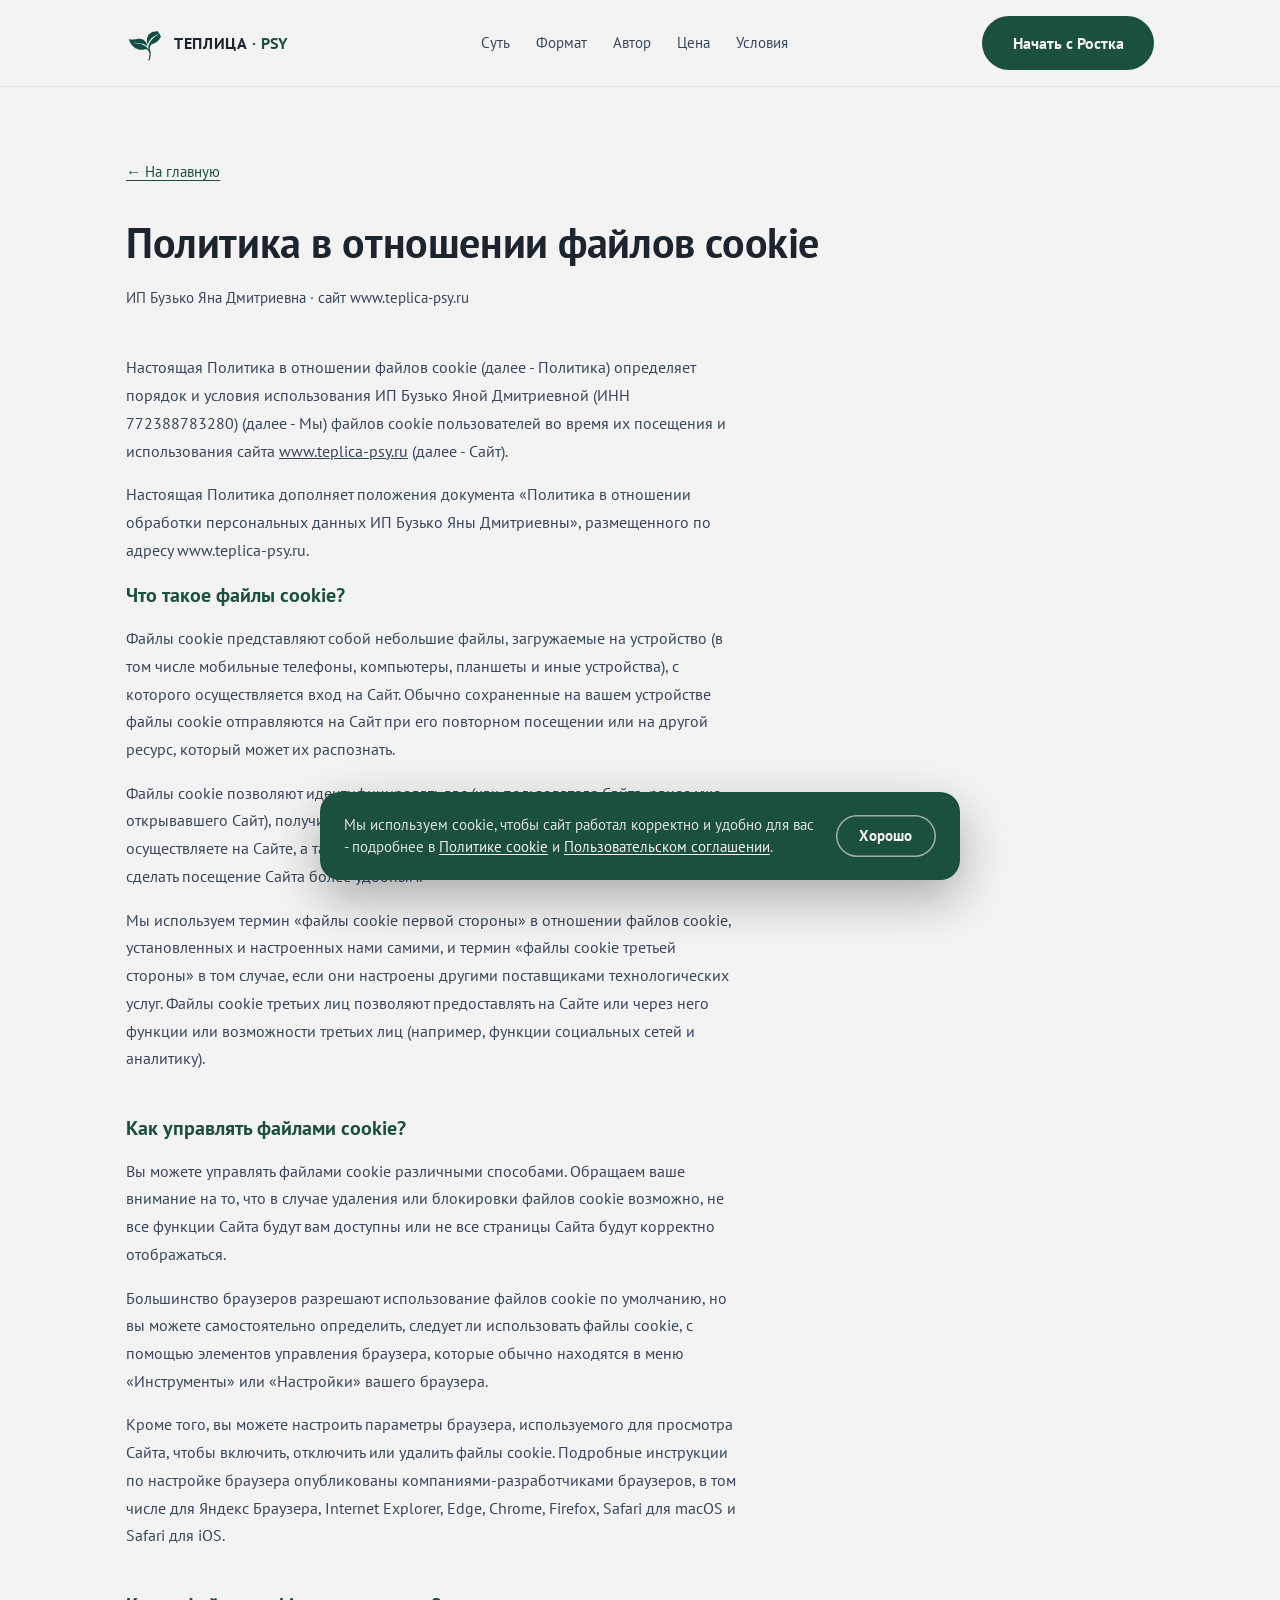
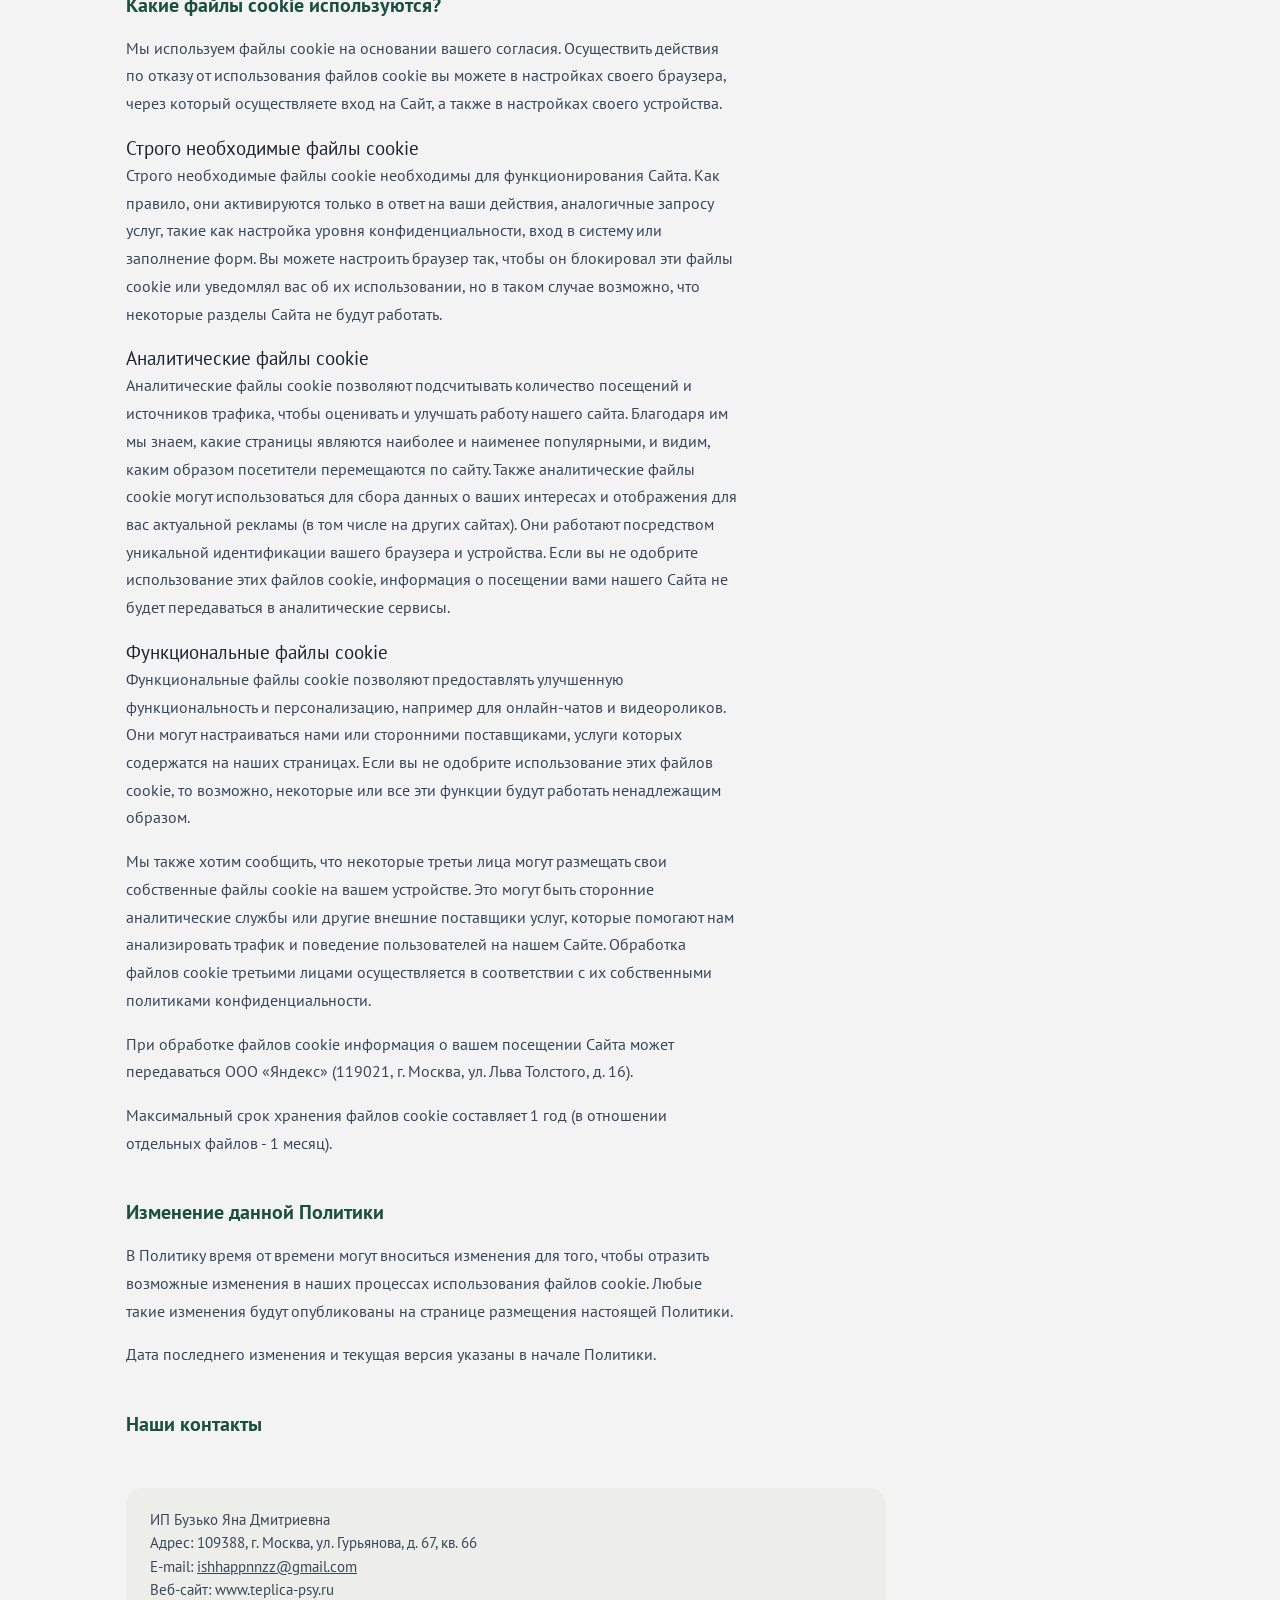
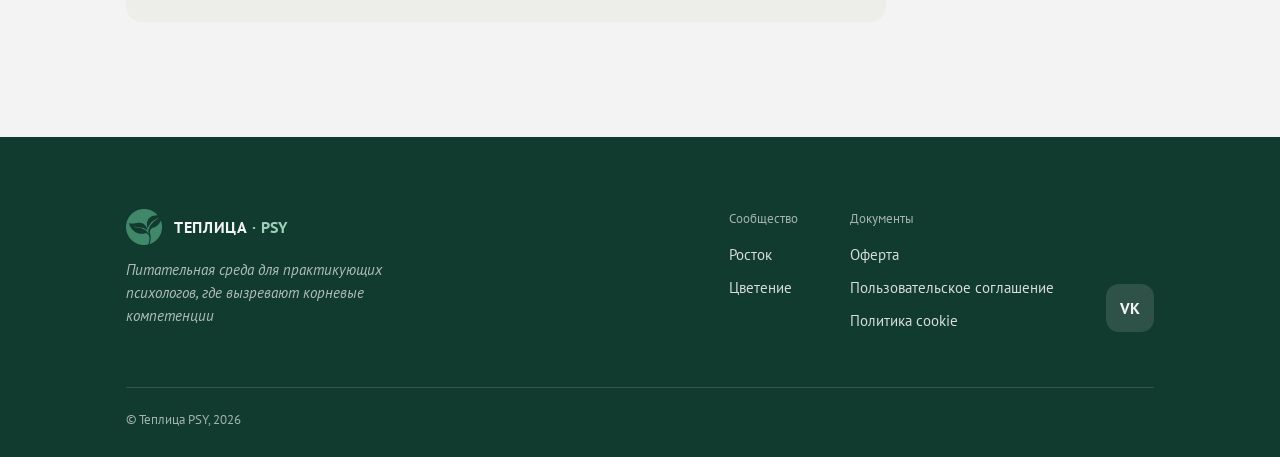
<file: cookie-policy.html>
<!doctype html>
<html lang="ru">
<head>
<meta charset="UTF-8">
<meta name="viewport" content="width=device-width, initial-scale=1">
<meta name="description" content="Политика в отношении файлов cookie сайта «Теплица PSY».">
<title>Политика cookie — Теплица PSY</title>
<link rel="icon" type="image/png" href="[data-uri]">
<link rel="stylesheet" href="assets/styles.css">
<script>document.documentElement.lang = 'ru';</script>
</head>
<body>
<header class="site-header">
  <div class="container row">
    <a class="brand" href="v09.html#top">
      <img class="mark" src="[data-uri]" alt="Знак Теплица PSY" />
      <span class="word"><b>ТЕПЛИЦА</b> <span class="psy">· PSY</span></span>
    </a>
    <nav class="primary" aria-label="Основная навигация">
      <a href="v09.html#fishka">Суть</a>
      <a href="v09.html#how">Формат</a>
      <a href="v09.html#author">Автор</a>
      <a href="v09.html#price">Цена</a>
      <a href="v09.html#trust">Условия</a>
    </nav>
    <a class="pill-btn" href="v09.html#price">Начать с Ростка</a>
  </div>
</header>

<section class="block legal-page">
  <div class="container">
    <div class="legal-wrap">
      <a class="back-link" href="v09.html">&larr; На главную</a>
      <h1>Политика в отношении файлов cookie</h1>
      <p class="legal-meta">ИП Бузько Яна Дмитриевна · сайт www.teplica-psy.ru</p>
<p>Настоящая Политика в отношении файлов cookie (далее - Политика) определяет порядок и условия использования ИП Бузько Яной Дмитриевной (ИНН 772388783280) (далее - Мы) файлов cookie пользователей во время их посещения и использования сайта <a href="https://www.teplica-psy.ru">www.teplica-psy.ru</a> (далее - Сайт).</p>
<p>Настоящая Политика дополняет положения документа «Политика в отношении обработки персональных данных ИП Бузько Яны Дмитриевны», размещенного по адресу www.teplica-psy.ru.</p>
<h2>Что такое файлы cookie?</h2>
<p>Файлы cookie представляют собой небольшие файлы, загружаемые на устройство (в том числе мобильные телефоны, компьютеры, планшеты и иные устройства), с которого осуществляется вход на Сайт. Обычно сохраненные на вашем устройстве файлы cookie отправляются на Сайт при его повторном посещении или на другой ресурс, который может их распознать.</p>
<p>Файлы cookie позволяют идентифицировать вас (как пользователя Сайта, ранее уже открывавшего Сайт), получить информацию о тех действиях, которые вы осуществляете на Сайте, а также о ваших предпочтениях, благодаря чему помогают сделать посещение Сайта более удобным.</p>
<p>Мы используем термин «файлы cookie первой стороны» в отношении файлов cookie, установленных и настроенных нами самими, и термин «файлы cookie третьей стороны» в том случае, если они настроены другими поставщиками технологических услуг. Файлы cookie третьих лиц позволяют предоставлять на Сайте или через него функции или возможности третьих лиц (например, функции социальных сетей и аналитику).</p>
<h2>Как управлять файлами cookie?</h2>
<p>Вы можете управлять файлами cookie различными способами. Обращаем ваше внимание на то, что в случае удаления или блокировки файлов cookie возможно, не все функции Сайта будут вам доступны или не все страницы Сайта будут корректно отображаться.</p>
<p>Большинство браузеров разрешают использование файлов cookie по умолчанию, но вы можете самостоятельно определить, следует ли использовать файлы cookie, с помощью элементов управления браузера, которые обычно находятся в меню «Инструменты» или «Настройки» вашего браузера.</p>
<p>Кроме того, вы можете настроить параметры браузера, используемого для просмотра Сайта, чтобы включить, отключить или удалить файлы cookie. Подробные инструкции по настройке браузера опубликованы компаниями-разработчиками браузеров, в том числе для Яндекс Браузера, Internet Explorer, Edge, Chrome, Firefox, Safari для macOS и Safari для iOS.</p>
<h2>Какие файлы cookie используются?</h2>
<p>Мы используем файлы cookie на основании вашего согласия. Осуществить действия по отказу от использования файлов cookie вы можете в настройках своего браузера, через который осуществляете вход на Сайт, а также в настройках своего устройства.</p>
<h3>Строго необходимые файлы cookie</h3>
<p>Строго необходимые файлы cookie необходимы для функционирования Сайта. Как правило, они активируются только в ответ на ваши действия, аналогичные запросу услуг, такие как настройка уровня конфиденциальности, вход в систему или заполнение форм. Вы можете настроить браузер так, чтобы он блокировал эти файлы cookie или уведомлял вас об их использовании, но в таком случае возможно, что некоторые разделы Сайта не будут работать.</p>
<h3>Аналитические файлы cookie</h3>
<p>Аналитические файлы cookie позволяют подсчитывать количество посещений и источников трафика, чтобы оценивать и улучшать работу нашего сайта. Благодаря им мы знаем, какие страницы являются наиболее и наименее популярными, и видим, каким образом посетители перемещаются по сайту. Также аналитические файлы cookie могут использоваться для сбора данных о ваших интересах и отображения для вас актуальной рекламы (в том числе на других сайтах). Они работают посредством уникальной идентификации вашего браузера и устройства. Если вы не одобрите использование этих файлов cookie, информация о посещении вами нашего Сайта не будет передаваться в аналитические сервисы.</p>
<h3>Функциональные файлы cookie</h3>
<p>Функциональные файлы cookie позволяют предоставлять улучшенную функциональность и персонализацию, например для онлайн-чатов и видеороликов. Они могут настраиваться нами или сторонними поставщиками, услуги которых содержатся на наших страницах. Если вы не одобрите использование этих файлов cookie, то возможно, некоторые или все эти функции будут работать ненадлежащим образом.</p>
<p>Мы также хотим сообщить, что некоторые третьи лица могут размещать свои собственные файлы cookie на вашем устройстве. Это могут быть сторонние аналитические службы или другие внешние поставщики услуг, которые помогают нам анализировать трафик и поведение пользователей на нашем Сайте. Обработка файлов cookie третьими лицами осуществляется в соответствии с их собственными политиками конфиденциальности.</p>
<p>При обработке файлов cookie информация о вашем посещении Сайта может передаваться ООО «Яндекс» (119021, г. Москва, ул. Льва Толстого, д. 16).</p>
<p>Максимальный срок хранения файлов cookie составляет 1 год (в отношении отдельных файлов - 1 месяц).</p>
<h2>Изменение данной Политики</h2>
<p>В Политику время от времени могут вноситься изменения для того, чтобы отразить возможные изменения в наших процессах использования файлов cookie. Любые такие изменения будут опубликованы на странице размещения настоящей Политики.</p>
<p>Дата последнего изменения и текущая версия указаны в начале Политики.</p>
<h2>Наши контакты</h2>
<div class="legal-note">ИП Бузько Яна Дмитриевна<br>Адрес: 109388, г. Москва, ул. Гурьянова, д. 67, кв. 66<br>E-mail: <a href="mailto:ishhappnnzz@gmail.com">ishhappnnzz@gmail.com</a><br>Веб-сайт: www.teplica-psy.ru</div>
    </div>
  </div>
</section>

<footer>
  <div class="container">
    <div class="footer-top">
      <div class="footer-brand">
        <a class="brand" href="v09.html#top">
          <img class="mark" src="[data-uri]" alt="Знак Теплица PSY" />
          <span class="word"><b>ТЕПЛИЦА</b> <span class="psy">· PSY</span></span>
        </a>
        <p>Питательная среда для практикующих психологов, где вызревают корневые компетенции</p>
      </div>
      <nav class="footer-nav" aria-label="Информация">
        <div class="footer-col">
          <b>Сообщество</b>
          <a href="v09.html#price">Росток</a>
          <a href="v09.html#price">Цветение</a>
        </div>
        <div class="footer-col">
          <b>Документы</b>
          <a href="oferta.html">Оферта</a>
          <a href="soglashenie.html">Пользовательское соглашение</a>
          <a href="cookie-policy.html">Политика cookie</a>
        </div>
        <a class="footer-vk" href="https://vk.ru/teplica4psy" target="_blank" rel="noopener" aria-label="Сообщество Теплица PSY во VK">VK</a>
      </nav>
    </div>
    <div class="footer-bottom">
      <span>© Теплица PSY, 2026</span>
    </div>
  </div>
</footer>

<div id="cookieBanner" class="cookie-banner" role="dialog" aria-label="Согласие на использование cookie">
  <p>Мы используем cookie, чтобы сайт работал корректно и удобно для вас - подробнее в <a href="cookie-policy.html">Политике cookie</a> и <a href="soglashenie.html">Пользовательском соглашении</a>.</p>
  <button type="button" class="pill-btn on-dark outline" id="cookieAccept">Хорошо</button>
</div>

<script>
  (function(){
    var STORAGE_KEY = 'tp_cookie_consent';
    var banner = document.getElementById('cookieBanner');
    var acceptBtn = document.getElementById('cookieAccept');
    if (!banner || !acceptBtn) return;
    var alreadyAccepted = false;
    try { alreadyAccepted = localStorage.getItem(STORAGE_KEY) === '1'; } catch (e) {}
    if (!alreadyAccepted) {
      setTimeout(function(){ banner.classList.add('visible'); }, 600);
    }
    acceptBtn.addEventListener('click', function(){
      banner.classList.remove('visible');
      try { localStorage.setItem(STORAGE_KEY, '1'); } catch (e) {}
    });
  })();
</script>
</body>
</html>
</file>
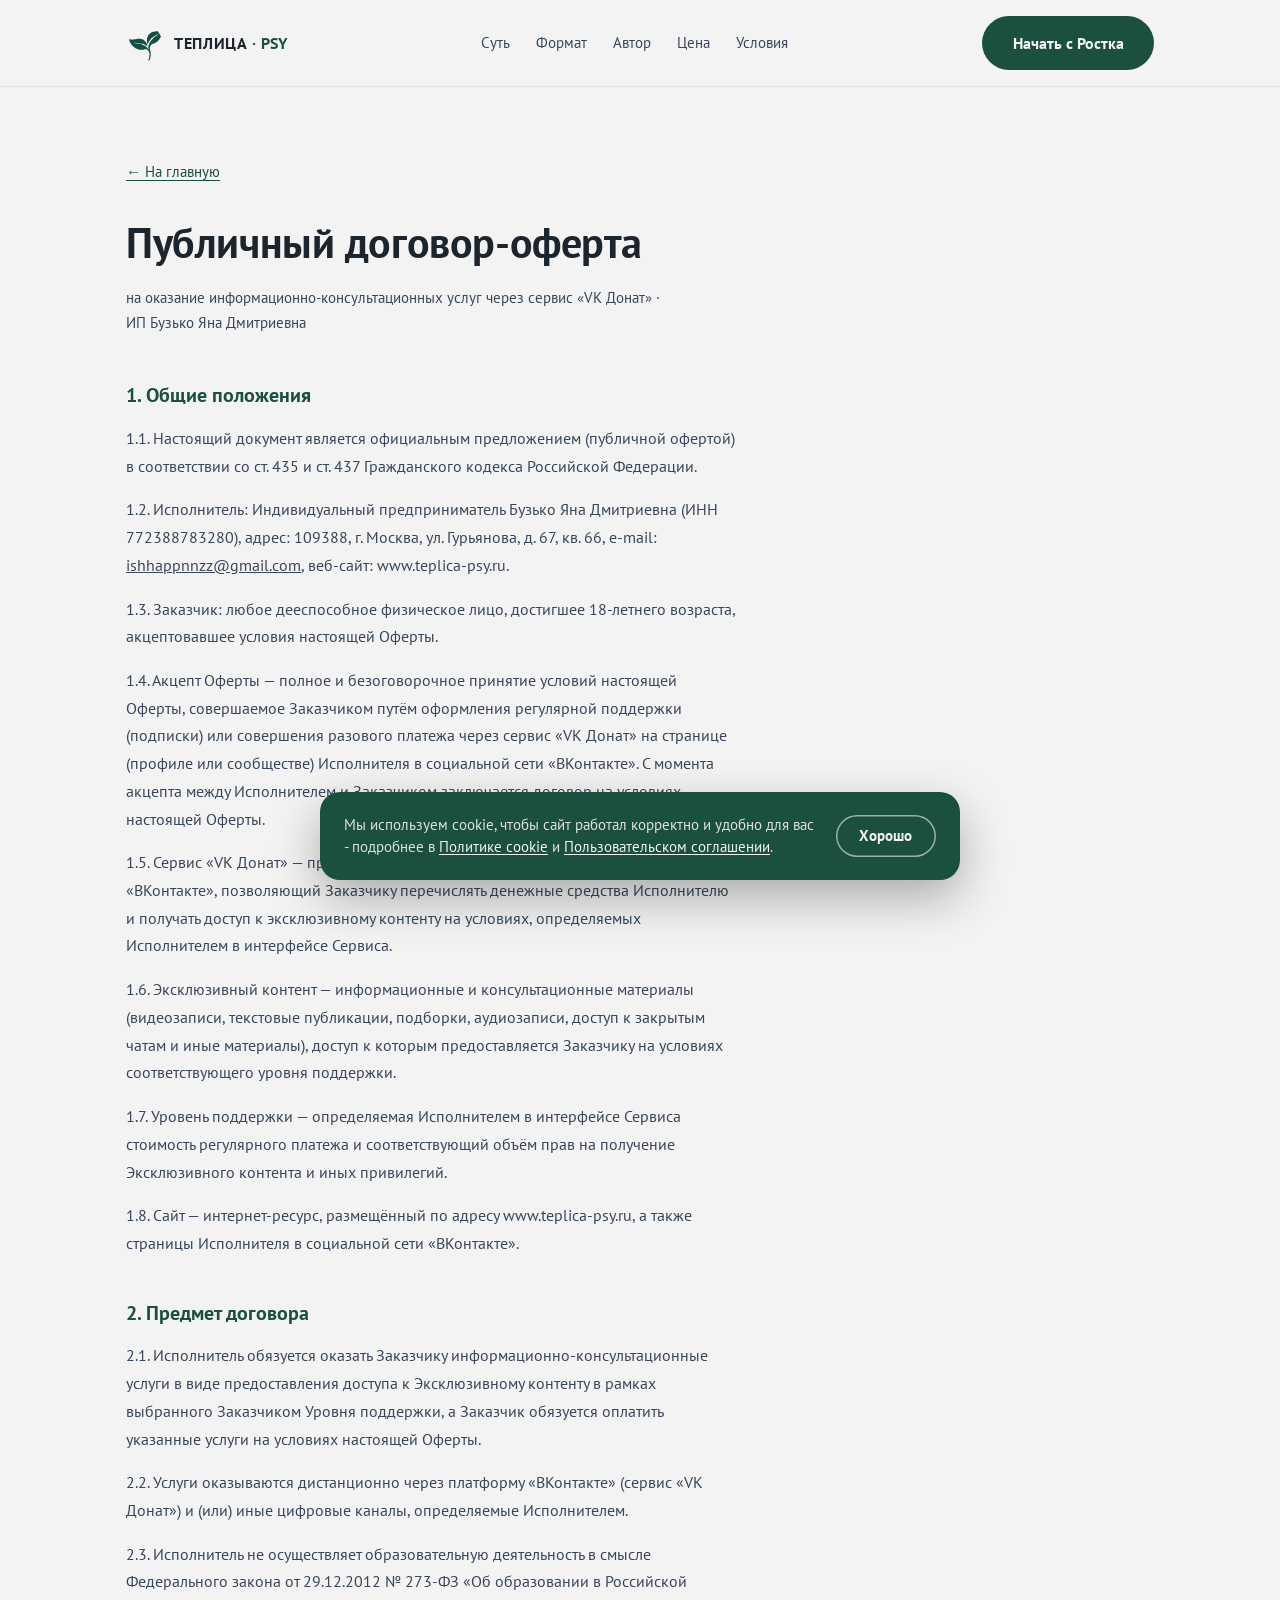
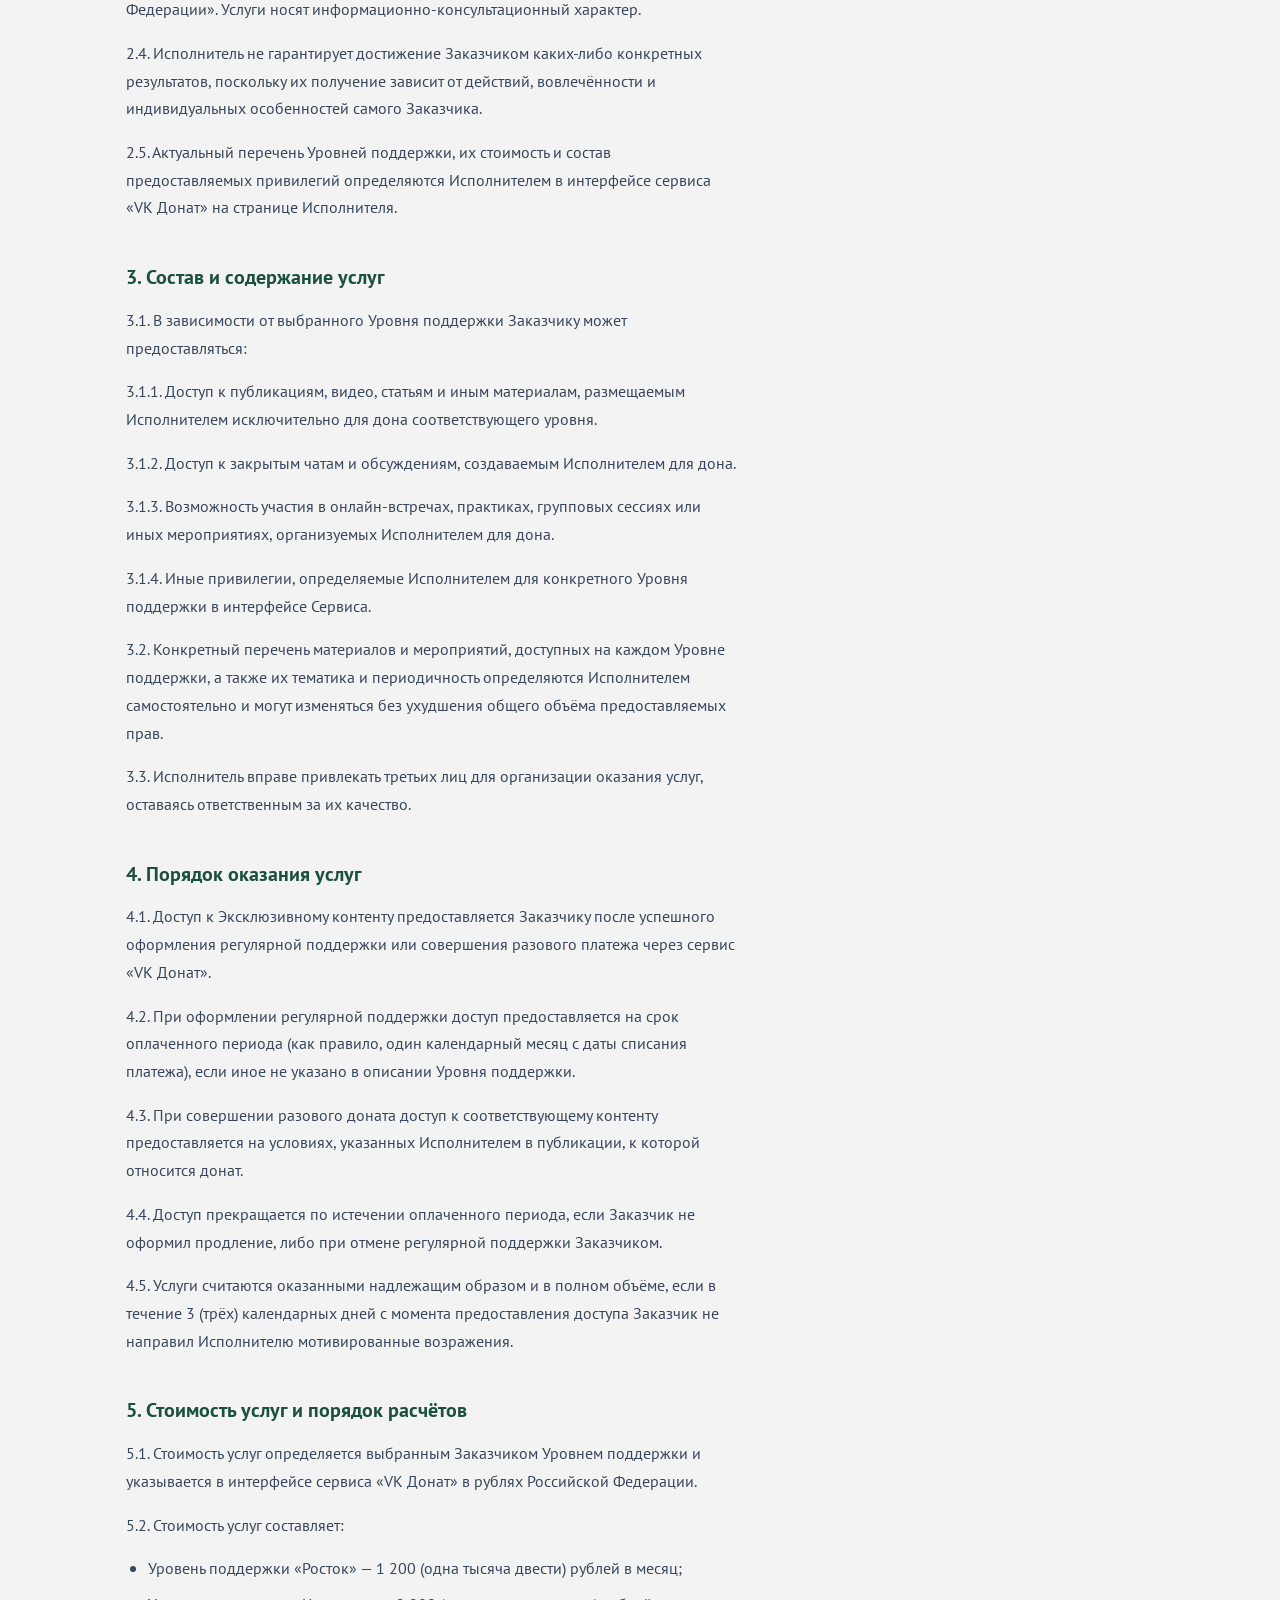
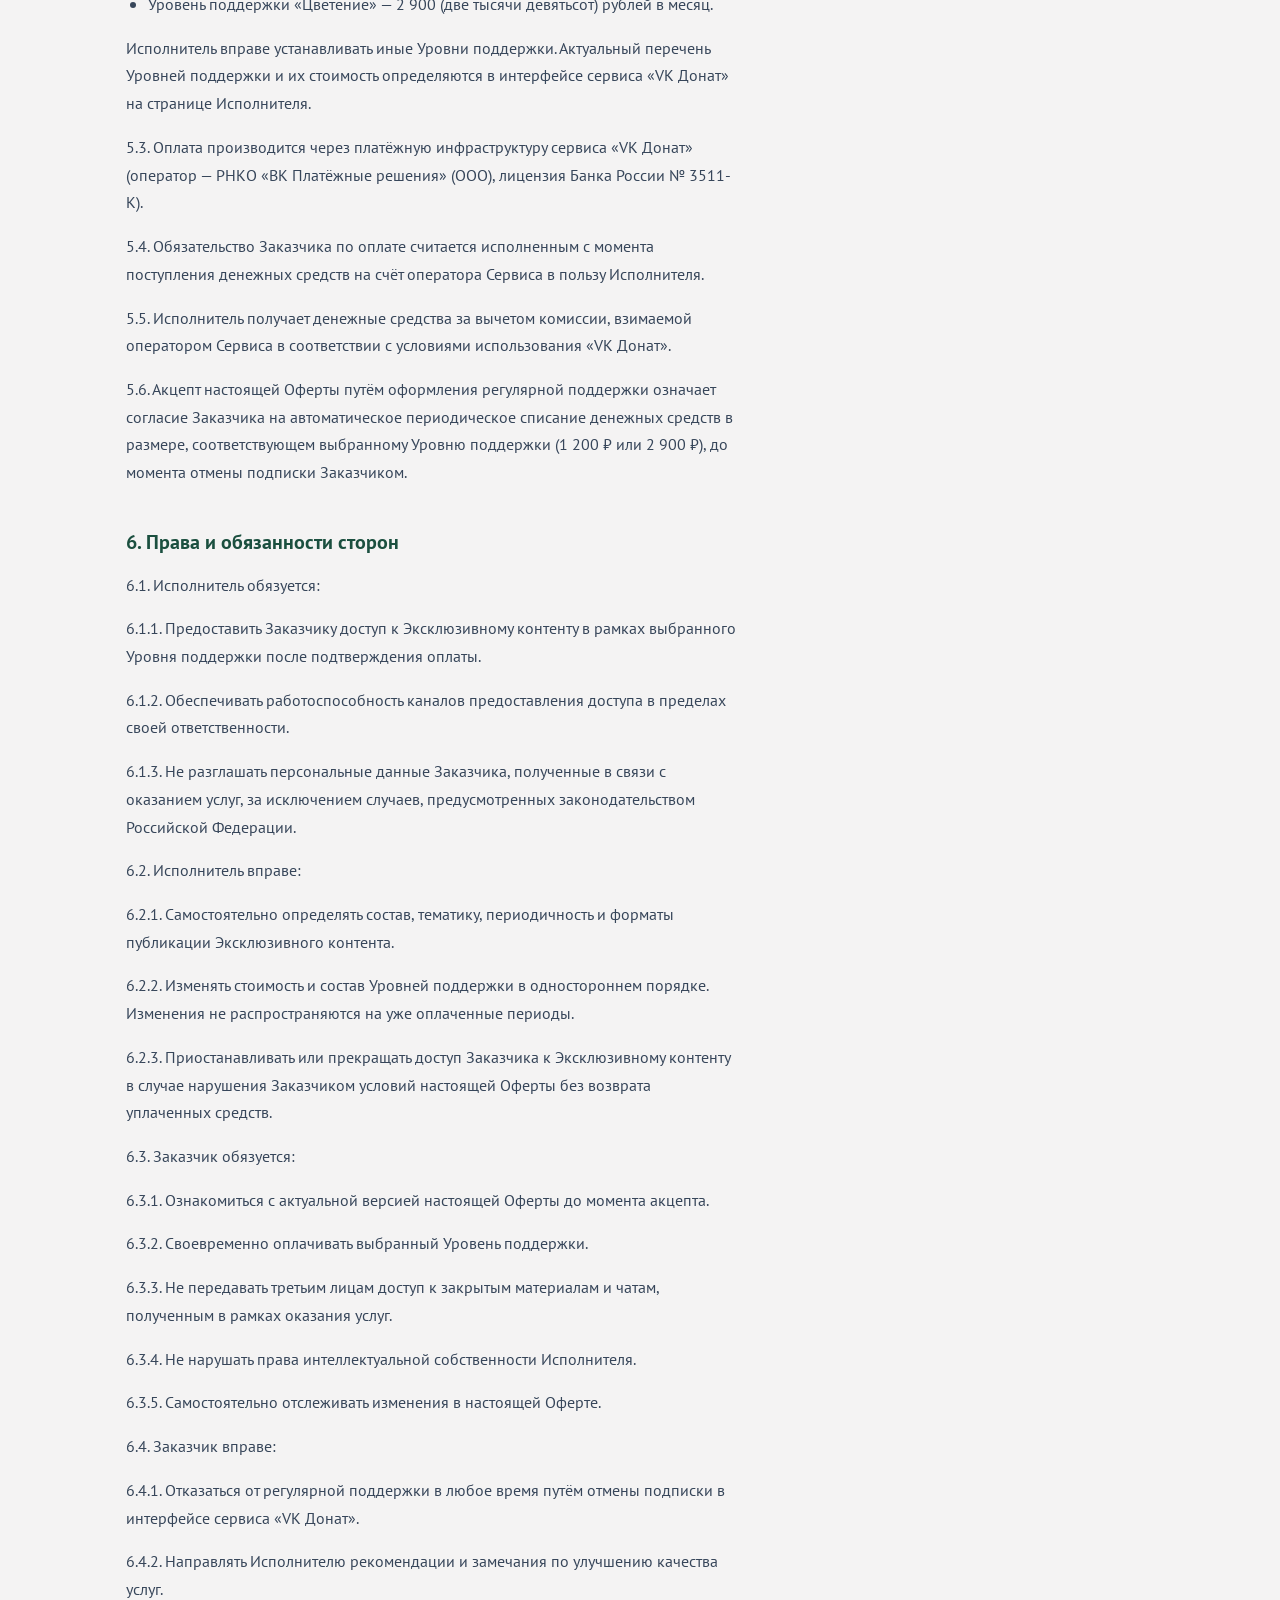
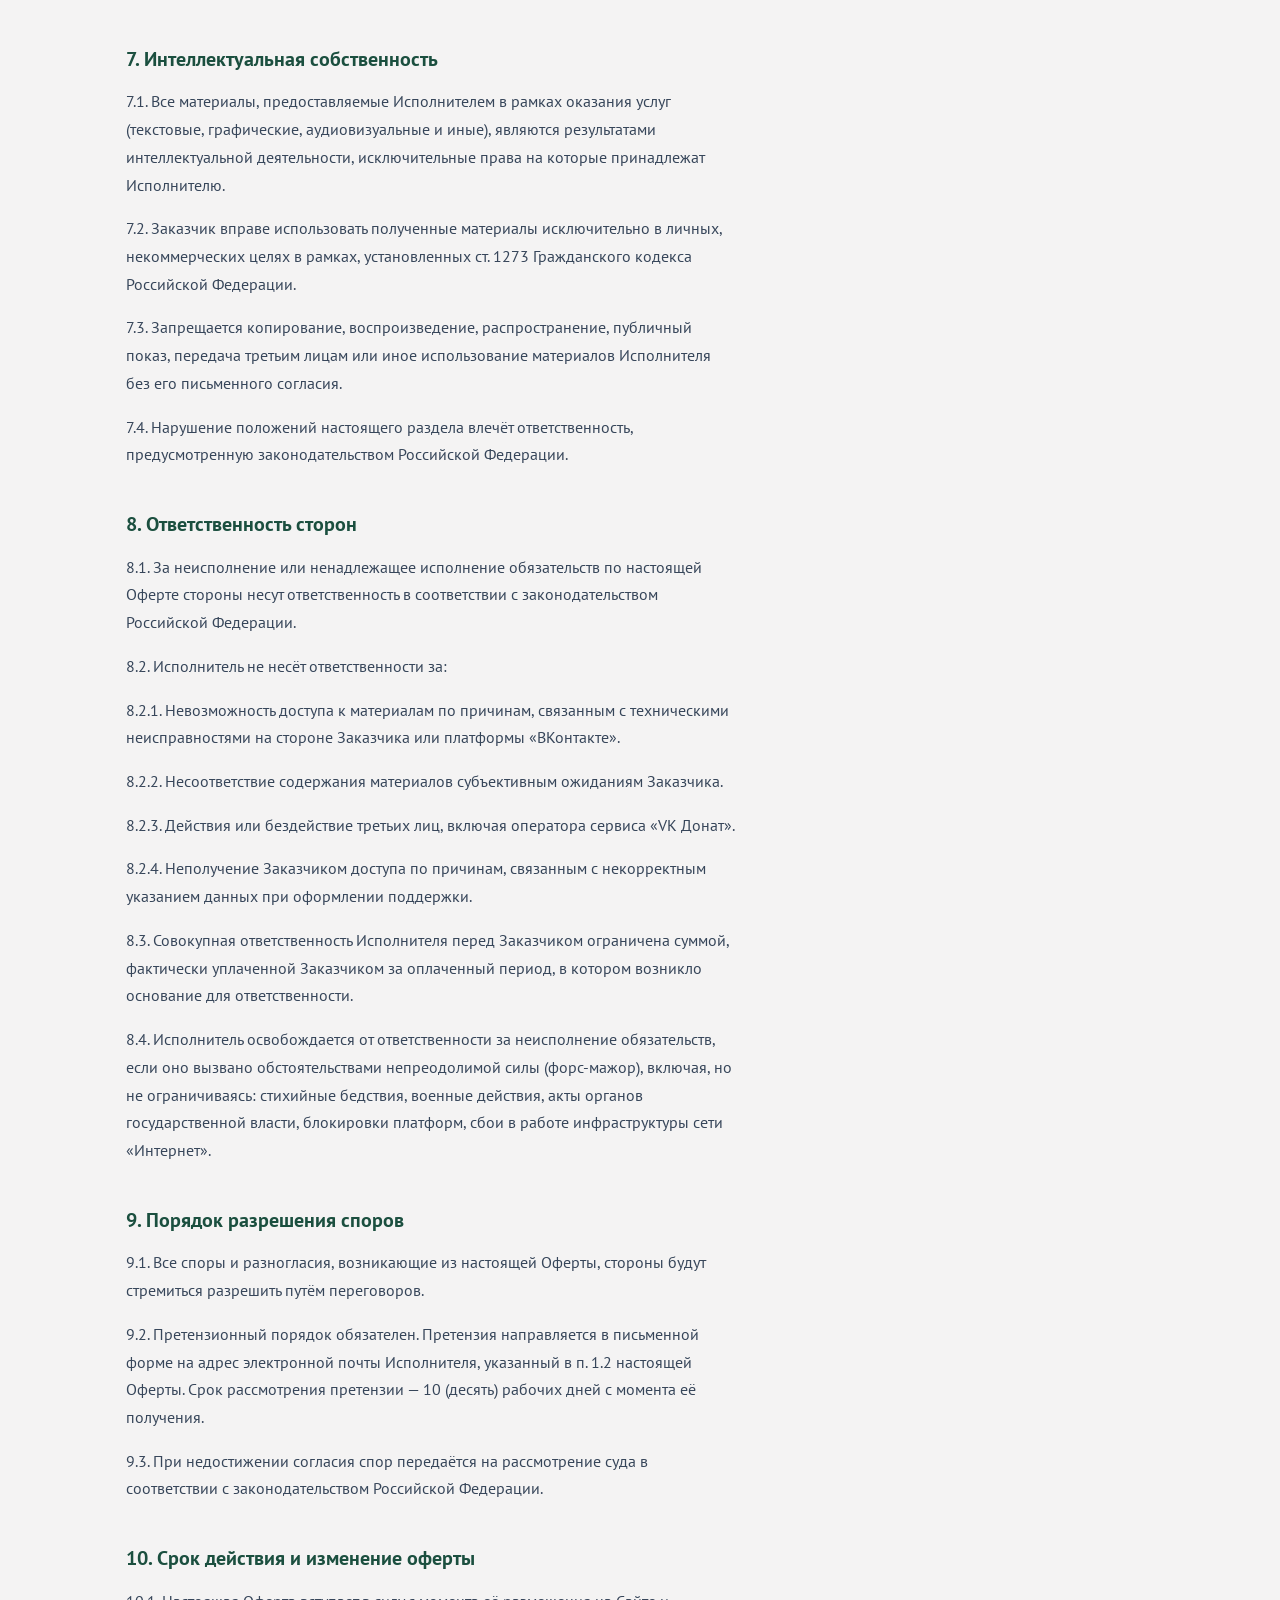
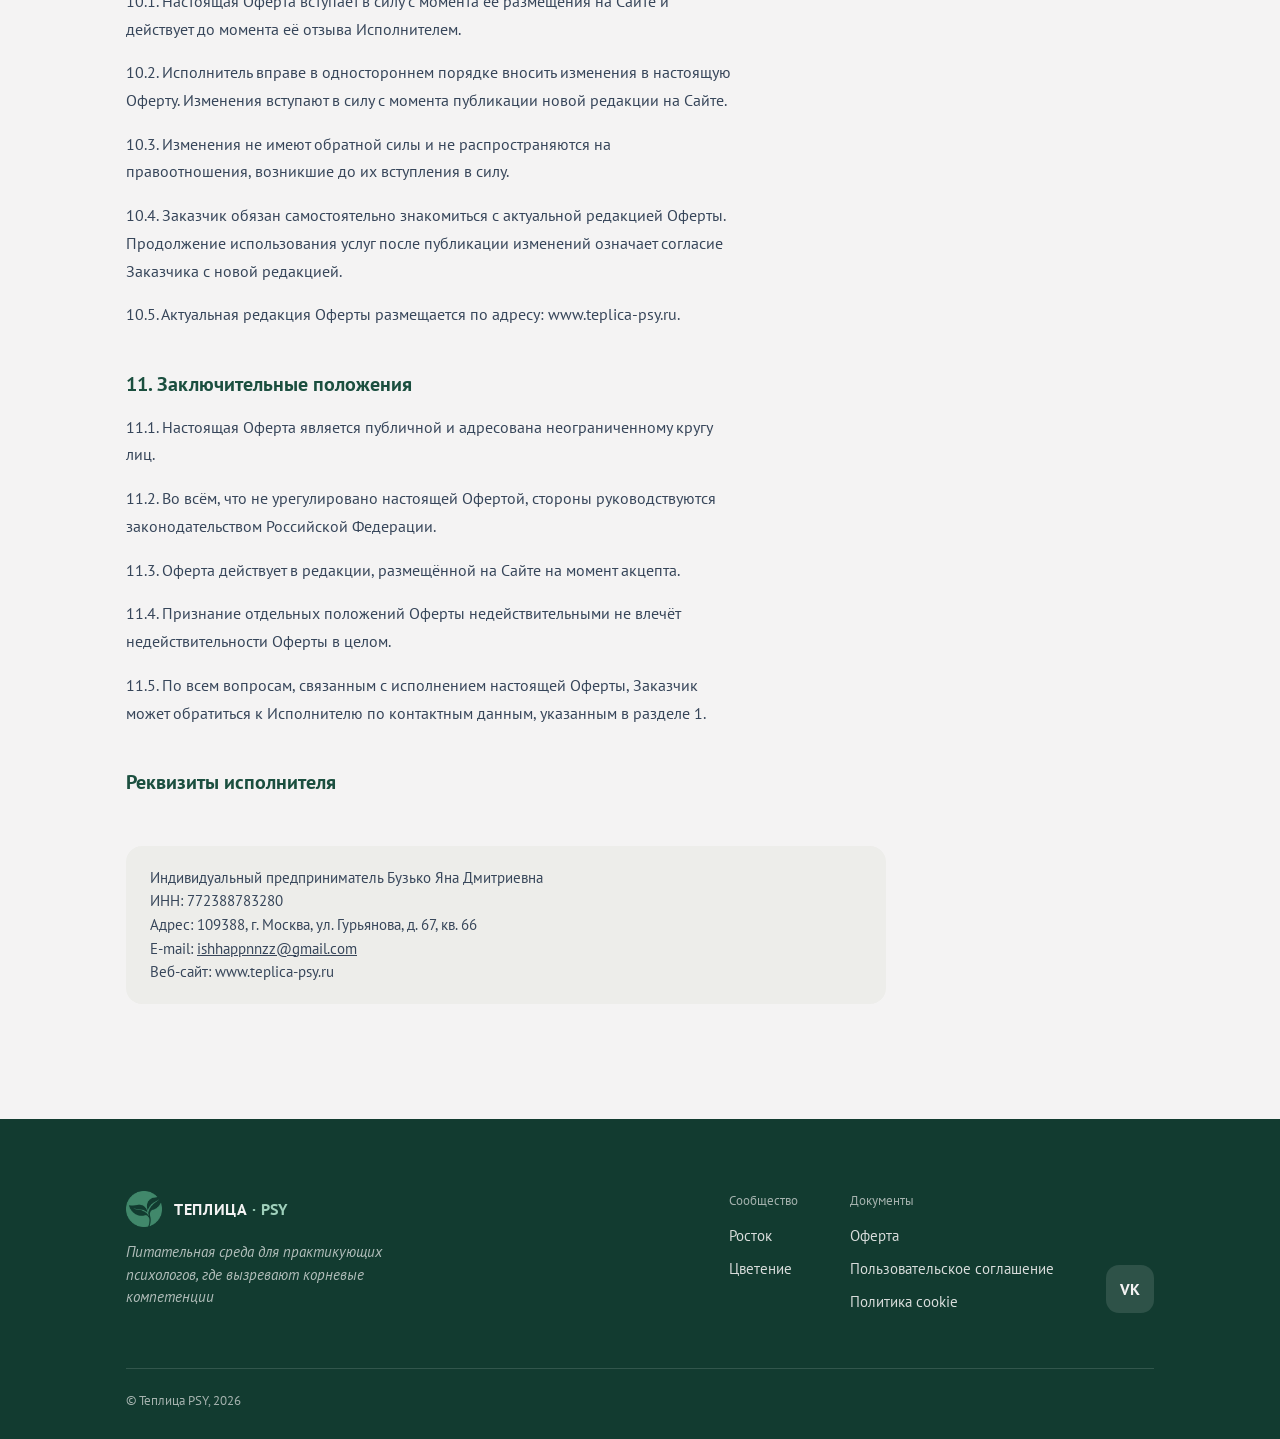
<file: oferta.html>
<!doctype html>
<html lang="ru">
<head>
<meta charset="UTF-8">
<meta name="viewport" content="width=device-width, initial-scale=1">
<meta name="description" content="Публичный договор-оферта на оказание информационно-консультационных услуг сообщества «Теплица PSY».">
<title>Публичная оферта — Теплица PSY</title>
<link rel="icon" type="image/png" href="[data-uri]">
<link rel="stylesheet" href="assets/styles.css">
<script>document.documentElement.lang = 'ru';</script>
</head>
<body>
<header class="site-header">
  <div class="container row">
    <a class="brand" href="v09.html#top">
      <img class="mark" src="[data-uri]" alt="Знак Теплица PSY" />
      <span class="word"><b>ТЕПЛИЦА</b> <span class="psy">· PSY</span></span>
    </a>
    <nav class="primary" aria-label="Основная навигация">
      <a href="v09.html#fishka">Суть</a>
      <a href="v09.html#how">Формат</a>
      <a href="v09.html#author">Автор</a>
      <a href="v09.html#price">Цена</a>
      <a href="v09.html#trust">Условия</a>
    </nav>
    <a class="pill-btn" href="v09.html#price">Начать с Ростка</a>
  </div>
</header>

<section class="block legal-page">
  <div class="container">
    <div class="legal-wrap">
      <a class="back-link" href="v09.html">&larr; На главную</a>
      <h1>Публичный договор-оферта</h1>
      <p class="legal-meta">на оказание информационно-консультационных услуг через сервис «VK Донат» · ИП Бузько Яна Дмитриевна</p>
<h2>1. Общие положения</h2>
<p>1.1. Настоящий документ является официальным предложением (публичной офертой) в соответствии со ст. 435 и ст. 437 Гражданского кодекса Российской Федерации.</p>
<p>1.2. Исполнитель: Индивидуальный предприниматель Бузько Яна Дмитриевна (ИНН 772388783280), адрес: 109388, г. Москва, ул. Гурьянова, д. 67, кв. 66, e-mail: <a href="mailto:ishhappnnzz@gmail.com">ishhappnnzz@gmail.com</a>, веб-сайт: www.teplica-psy.ru.</p>
<p>1.3. Заказчик: любое дееспособное физическое лицо, достигшее 18-летнего возраста, акцептовавшее условия настоящей Оферты.</p>
<p>1.4. Акцепт Оферты — полное и безоговорочное принятие условий настоящей Оферты, совершаемое Заказчиком путём оформления регулярной поддержки (подписки) или совершения разового платежа через сервис «VK Донат» на странице (профиле или сообществе) Исполнителя в социальной сети «ВКонтакте». С момента акцепта между Исполнителем и Заказчиком заключается договор на условиях настоящей Оферты.</p>
<p>1.5. Сервис «VK Донат» — программный инструмент, размещённый на платформе «ВКонтакте», позволяющий Заказчику перечислять денежные средства Исполнителю и получать доступ к эксклюзивному контенту на условиях, определяемых Исполнителем в интерфейсе Сервиса.</p>
<p>1.6. Эксклюзивный контент — информационные и консультационные материалы (видеозаписи, текстовые публикации, подборки, аудиозаписи, доступ к закрытым чатам и иные материалы), доступ к которым предоставляется Заказчику на условиях соответствующего уровня поддержки.</p>
<p>1.7. Уровень поддержки — определяемая Исполнителем в интерфейсе Сервиса стоимость регулярного платежа и соответствующий объём прав на получение Эксклюзивного контента и иных привилегий.</p>
<p>1.8. Сайт — интернет-ресурс, размещённый по адресу www.teplica-psy.ru, а также страницы Исполнителя в социальной сети «ВКонтакте».</p>
<h2>2. Предмет договора</h2>
<p>2.1. Исполнитель обязуется оказать Заказчику информационно-консультационные услуги в виде предоставления доступа к Эксклюзивному контенту в рамках выбранного Заказчиком Уровня поддержки, а Заказчик обязуется оплатить указанные услуги на условиях настоящей Оферты.</p>
<p>2.2. Услуги оказываются дистанционно через платформу «ВКонтакте» (сервис «VK Донат») и (или) иные цифровые каналы, определяемые Исполнителем.</p>
<p>2.3. Исполнитель не осуществляет образовательную деятельность в смысле Федерального закона от 29.12.2012 № 273-ФЗ «Об образовании в Российской Федерации». Услуги носят информационно-консультационный характер.</p>
<p>2.4. Исполнитель не гарантирует достижение Заказчиком каких-либо конкретных результатов, поскольку их получение зависит от действий, вовлечённости и индивидуальных особенностей самого Заказчика.</p>
<p>2.5. Актуальный перечень Уровней поддержки, их стоимость и состав предоставляемых привилегий определяются Исполнителем в интерфейсе сервиса «VK Донат» на странице Исполнителя.</p>
<h2>3. Состав и содержание услуг</h2>
<p>3.1. В зависимости от выбранного Уровня поддержки Заказчику может предоставляться:</p>
<p>3.1.1. Доступ к публикациям, видео, статьям и иным материалам, размещаемым Исполнителем исключительно для дона соответствующего уровня.</p>
<p>3.1.2. Доступ к закрытым чатам и обсуждениям, создаваемым Исполнителем для дона.</p>
<p>3.1.3. Возможность участия в онлайн-встречах, практиках, групповых сессиях или иных мероприятиях, организуемых Исполнителем для дона.</p>
<p>3.1.4. Иные привилегии, определяемые Исполнителем для конкретного Уровня поддержки в интерфейсе Сервиса.</p>
<p>3.2. Конкретный перечень материалов и мероприятий, доступных на каждом Уровне поддержки, а также их тематика и периодичность определяются Исполнителем самостоятельно и могут изменяться без ухудшения общего объёма предоставляемых прав.</p>
<p>3.3. Исполнитель вправе привлекать третьих лиц для организации оказания услуг, оставаясь ответственным за их качество.</p>
<h2>4. Порядок оказания услуг</h2>
<p>4.1. Доступ к Эксклюзивному контенту предоставляется Заказчику после успешного оформления регулярной поддержки или совершения разового платежа через сервис «VK Донат».</p>
<p>4.2. При оформлении регулярной поддержки доступ предоставляется на срок оплаченного периода (как правило, один календарный месяц с даты списания платежа), если иное не указано в описании Уровня поддержки.</p>
<p>4.3. При совершении разового доната доступ к соответствующему контенту предоставляется на условиях, указанных Исполнителем в публикации, к которой относится донат.</p>
<p>4.4. Доступ прекращается по истечении оплаченного периода, если Заказчик не оформил продление, либо при отмене регулярной поддержки Заказчиком.</p>
<p>4.5. Услуги считаются оказанными надлежащим образом и в полном объёме, если в течение 3 (трёх) календарных дней с момента предоставления доступа Заказчик не направил Исполнителю мотивированные возражения.</p>
<h2>5. Стоимость услуг и порядок расчётов</h2>
<p>5.1. Стоимость услуг определяется выбранным Заказчиком Уровнем поддержки и указывается в интерфейсе сервиса «VK Донат» в рублях Российской Федерации.</p>
<p>5.2. Стоимость услуг составляет:</p>
<ul>
<li>Уровень поддержки «Росток» — 1 200 (одна тысяча двести) рублей в месяц;</li>
<li>Уровень поддержки «Цветение» — 2 900 (две тысячи девятьсот) рублей в месяц.</li>
</ul>
<p>Исполнитель вправе устанавливать иные Уровни поддержки. Актуальный перечень Уровней поддержки и их стоимость определяются в интерфейсе сервиса «VK Донат» на странице Исполнителя.</p>
<p>5.3. Оплата производится через платёжную инфраструктуру сервиса «VK Донат» (оператор — РНКО «ВК Платёжные решения» (ООО), лицензия Банка России № 3511-К).</p>
<p>5.4. Обязательство Заказчика по оплате считается исполненным с момента поступления денежных средств на счёт оператора Сервиса в пользу Исполнителя.</p>
<p>5.5. Исполнитель получает денежные средства за вычетом комиссии, взимаемой оператором Сервиса в соответствии с условиями использования «VK Донат».</p>
<p>5.6. Акцепт настоящей Оферты путём оформления регулярной поддержки означает согласие Заказчика на автоматическое периодическое списание денежных средств в размере, соответствующем выбранному Уровню поддержки (1 200 ₽ или 2 900 ₽), до момента отмены подписки Заказчиком.</p>
<h2>6. Права и обязанности сторон</h2>
<p>6.1. Исполнитель обязуется:</p>
<p>6.1.1. Предоставить Заказчику доступ к Эксклюзивному контенту в рамках выбранного Уровня поддержки после подтверждения оплаты.</p>
<p>6.1.2. Обеспечивать работоспособность каналов предоставления доступа в пределах своей ответственности.</p>
<p>6.1.3. Не разглашать персональные данные Заказчика, полученные в связи с оказанием услуг, за исключением случаев, предусмотренных законодательством Российской Федерации.</p>
<p>6.2. Исполнитель вправе:</p>
<p>6.2.1. Самостоятельно определять состав, тематику, периодичность и форматы публикации Эксклюзивного контента.</p>
<p>6.2.2. Изменять стоимость и состав Уровней поддержки в одностороннем порядке. Изменения не распространяются на уже оплаченные периоды.</p>
<p>6.2.3. Приостанавливать или прекращать доступ Заказчика к Эксклюзивному контенту в случае нарушения Заказчиком условий настоящей Оферты без возврата уплаченных средств.</p>
<p>6.3. Заказчик обязуется:</p>
<p>6.3.1. Ознакомиться с актуальной версией настоящей Оферты до момента акцепта.</p>
<p>6.3.2. Своевременно оплачивать выбранный Уровень поддержки.</p>
<p>6.3.3. Не передавать третьим лицам доступ к закрытым материалам и чатам, полученным в рамках оказания услуг.</p>
<p>6.3.4. Не нарушать права интеллектуальной собственности Исполнителя.</p>
<p>6.3.5. Самостоятельно отслеживать изменения в настоящей Оферте.</p>
<p>6.4. Заказчик вправе:</p>
<p>6.4.1. Отказаться от регулярной поддержки в любое время путём отмены подписки в интерфейсе сервиса «VK Донат».</p>
<p>6.4.2. Направлять Исполнителю рекомендации и замечания по улучшению качества услуг.</p>
<h2>7. Интеллектуальная собственность</h2>
<p>7.1. Все материалы, предоставляемые Исполнителем в рамках оказания услуг (текстовые, графические, аудиовизуальные и иные), являются результатами интеллектуальной деятельности, исключительные права на которые принадлежат Исполнителю.</p>
<p>7.2. Заказчик вправе использовать полученные материалы исключительно в личных, некоммерческих целях в рамках, установленных ст. 1273 Гражданского кодекса Российской Федерации.</p>
<p>7.3. Запрещается копирование, воспроизведение, распространение, публичный показ, передача третьим лицам или иное использование материалов Исполнителя без его письменного согласия.</p>
<p>7.4. Нарушение положений настоящего раздела влечёт ответственность, предусмотренную законодательством Российской Федерации.</p>
<h2>8. Ответственность сторон</h2>
<p>8.1. За неисполнение или ненадлежащее исполнение обязательств по настоящей Оферте стороны несут ответственность в соответствии с законодательством Российской Федерации.</p>
<p>8.2. Исполнитель не несёт ответственности за:</p>
<p>8.2.1. Невозможность доступа к материалам по причинам, связанным с техническими неисправностями на стороне Заказчика или платформы «ВКонтакте».</p>
<p>8.2.2. Несоответствие содержания материалов субъективным ожиданиям Заказчика.</p>
<p>8.2.3. Действия или бездействие третьих лиц, включая оператора сервиса «VK Донат».</p>
<p>8.2.4. Неполучение Заказчиком доступа по причинам, связанным с некорректным указанием данных при оформлении поддержки.</p>
<p>8.3. Совокупная ответственность Исполнителя перед Заказчиком ограничена суммой, фактически уплаченной Заказчиком за оплаченный период, в котором возникло основание для ответственности.</p>
<p>8.4. Исполнитель освобождается от ответственности за неисполнение обязательств, если оно вызвано обстоятельствами непреодолимой силы (форс-мажор), включая, но не ограничиваясь: стихийные бедствия, военные действия, акты органов государственной власти, блокировки платформ, сбои в работе инфраструктуры сети «Интернет».</p>
<h2>9. Порядок разрешения споров</h2>
<p>9.1. Все споры и разногласия, возникающие из настоящей Оферты, стороны будут стремиться разрешить путём переговоров.</p>
<p>9.2. Претензионный порядок обязателен. Претензия направляется в письменной форме на адрес электронной почты Исполнителя, указанный в п. 1.2 настоящей Оферты. Срок рассмотрения претензии — 10 (десять) рабочих дней с момента её получения.</p>
<p>9.3. При недостижении согласия спор передаётся на рассмотрение суда в соответствии с законодательством Российской Федерации.</p>
<h2>10. Срок действия и изменение оферты</h2>
<p>10.1. Настоящая Оферта вступает в силу с момента её размещения на Сайте и действует до момента её отзыва Исполнителем.</p>
<p>10.2. Исполнитель вправе в одностороннем порядке вносить изменения в настоящую Оферту. Изменения вступают в силу с момента публикации новой редакции на Сайте.</p>
<p>10.3. Изменения не имеют обратной силы и не распространяются на правоотношения, возникшие до их вступления в силу.</p>
<p>10.4. Заказчик обязан самостоятельно знакомиться с актуальной редакцией Оферты. Продолжение использования услуг после публикации изменений означает согласие Заказчика с новой редакцией.</p>
<p>10.5. Актуальная редакция Оферты размещается по адресу: www.teplica-psy.ru.</p>
<h2>11. Заключительные положения</h2>
<p>11.1. Настоящая Оферта является публичной и адресована неограниченному кругу лиц.</p>
<p>11.2. Во всём, что не урегулировано настоящей Офертой, стороны руководствуются законодательством Российской Федерации.</p>
<p>11.3. Оферта действует в редакции, размещённой на Сайте на момент акцепта.</p>
<p>11.4. Признание отдельных положений Оферты недействительными не влечёт недействительности Оферты в целом.</p>
<p>11.5. По всем вопросам, связанным с исполнением настоящей Оферты, Заказчик может обратиться к Исполнителю по контактным данным, указанным в разделе 1.</p>
<h2>Реквизиты исполнителя</h2>
<div class="legal-note">Индивидуальный предприниматель Бузько Яна Дмитриевна<br>ИНН: 772388783280<br>Адрес: 109388, г. Москва, ул. Гурьянова, д. 67, кв. 66<br>E-mail: <a href="mailto:ishhappnnzz@gmail.com">ishhappnnzz@gmail.com</a><br>Веб-сайт: www.teplica-psy.ru</div>
    </div>
  </div>
</section>

<footer>
  <div class="container">
    <div class="footer-top">
      <div class="footer-brand">
        <a class="brand" href="v09.html#top">
          <img class="mark" src="[data-uri]" alt="Знак Теплица PSY" />
          <span class="word"><b>ТЕПЛИЦА</b> <span class="psy">· PSY</span></span>
        </a>
        <p>Питательная среда для практикующих психологов, где вызревают корневые компетенции</p>
      </div>
      <nav class="footer-nav" aria-label="Информация">
        <div class="footer-col">
          <b>Сообщество</b>
          <a href="v09.html#price">Росток</a>
          <a href="v09.html#price">Цветение</a>
        </div>
        <div class="footer-col">
          <b>Документы</b>
          <a href="oferta.html">Оферта</a>
          <a href="soglashenie.html">Пользовательское соглашение</a>
          <a href="cookie-policy.html">Политика cookie</a>
        </div>
        <a class="footer-vk" href="https://vk.ru/teplica4psy" target="_blank" rel="noopener" aria-label="Сообщество Теплица PSY во VK">VK</a>
      </nav>
    </div>
    <div class="footer-bottom">
      <span>© Теплица PSY, 2026</span>
    </div>
  </div>
</footer>

<div id="cookieBanner" class="cookie-banner" role="dialog" aria-label="Согласие на использование cookie">
  <p>Мы используем cookie, чтобы сайт работал корректно и удобно для вас - подробнее в <a href="cookie-policy.html">Политике cookie</a> и <a href="soglashenie.html">Пользовательском соглашении</a>.</p>
  <button type="button" class="pill-btn on-dark outline" id="cookieAccept">Хорошо</button>
</div>

<script>
  (function(){
    var STORAGE_KEY = 'tp_cookie_consent';
    var banner = document.getElementById('cookieBanner');
    var acceptBtn = document.getElementById('cookieAccept');
    if (!banner || !acceptBtn) return;
    var alreadyAccepted = false;
    try { alreadyAccepted = localStorage.getItem(STORAGE_KEY) === '1'; } catch (e) {}
    if (!alreadyAccepted) {
      setTimeout(function(){ banner.classList.add('visible'); }, 600);
    }
    acceptBtn.addEventListener('click', function(){
      banner.classList.remove('visible');
      try { localStorage.setItem(STORAGE_KEY, '1'); } catch (e) {}
    });
  })();
</script>
</body>
</html>
</file>
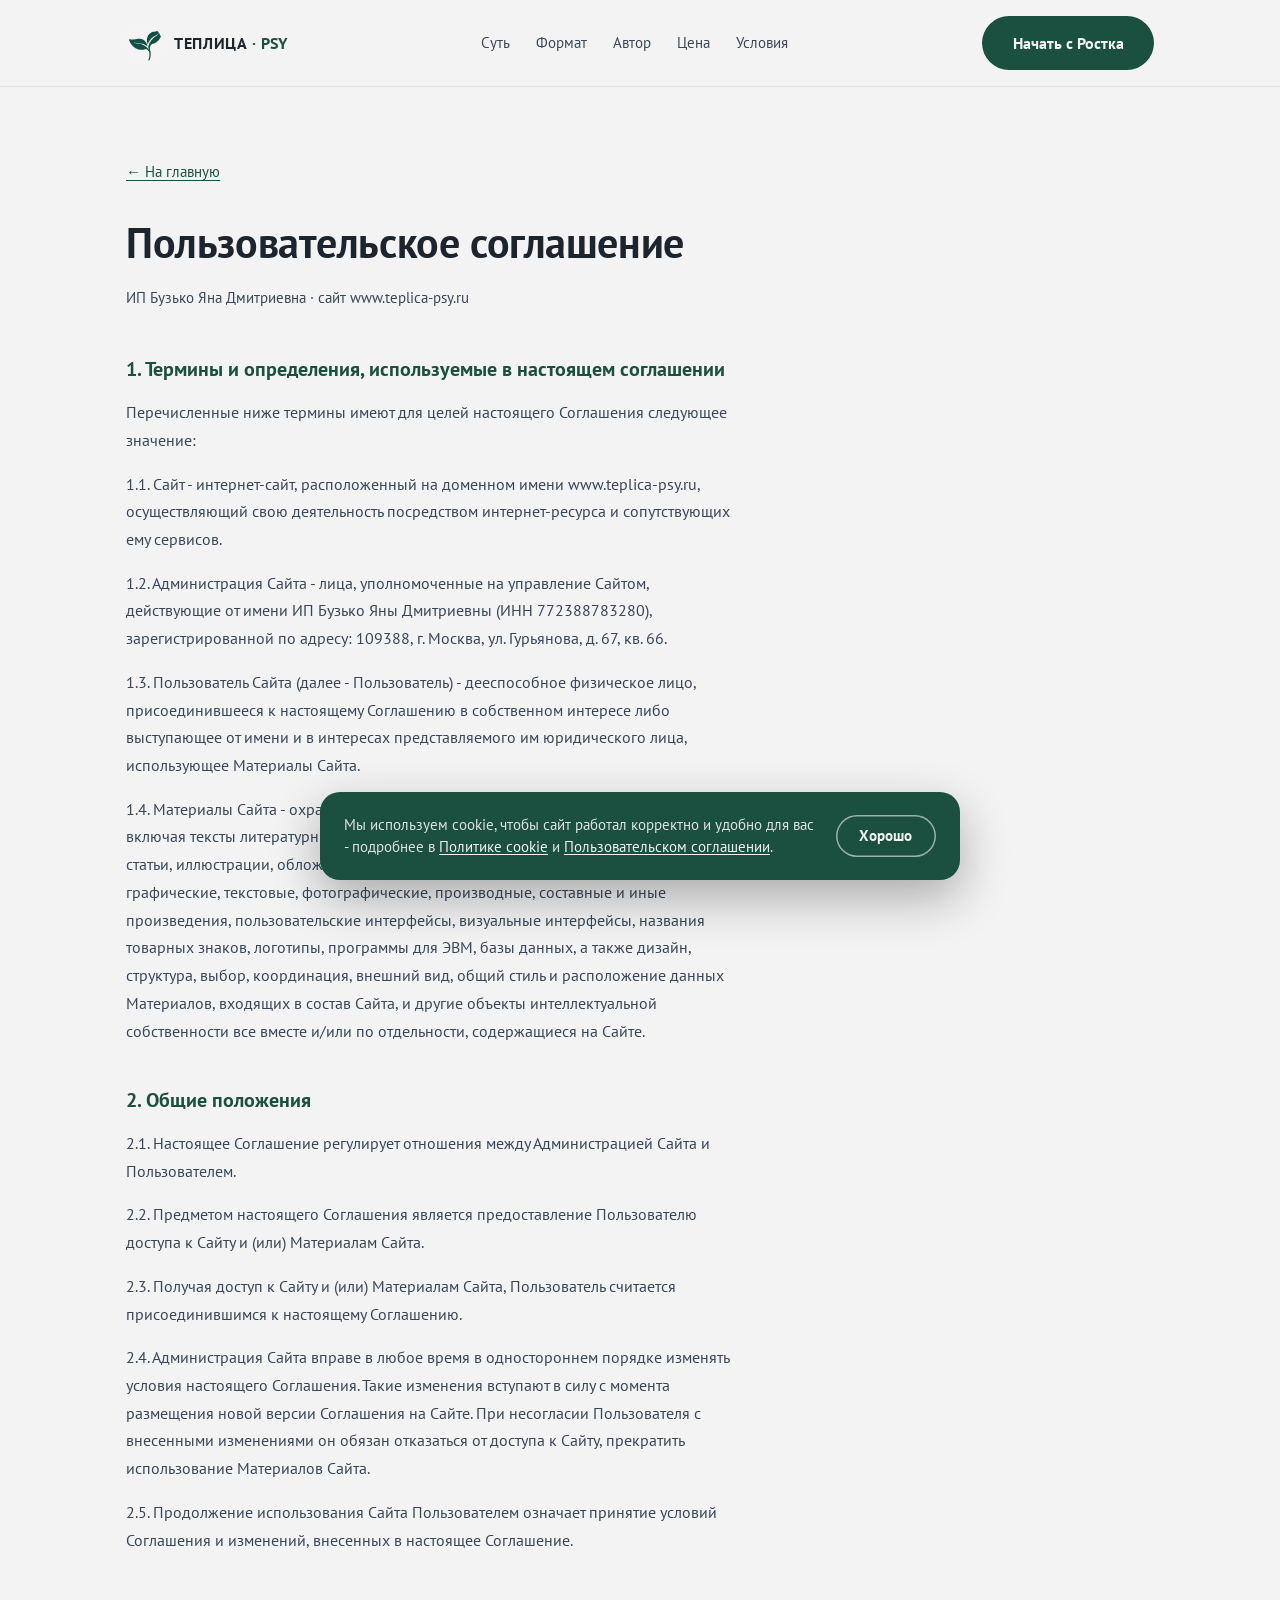
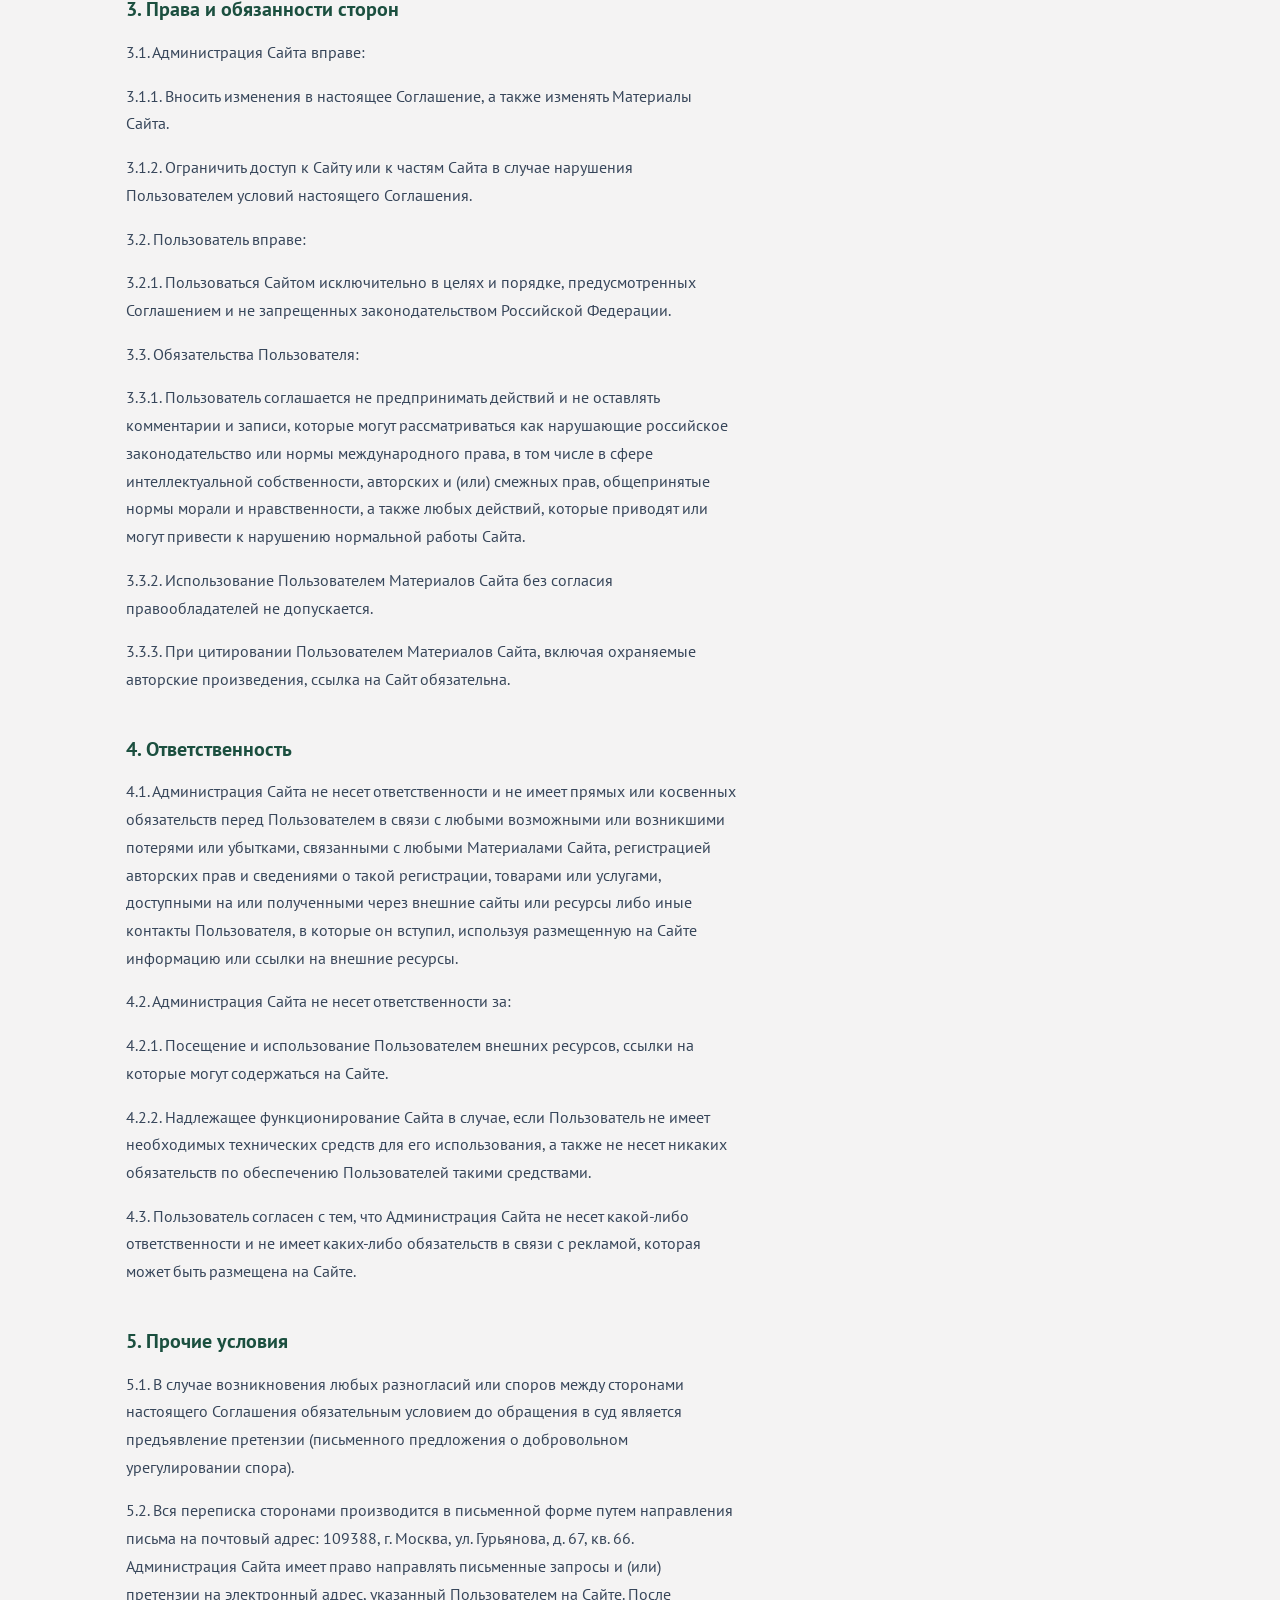
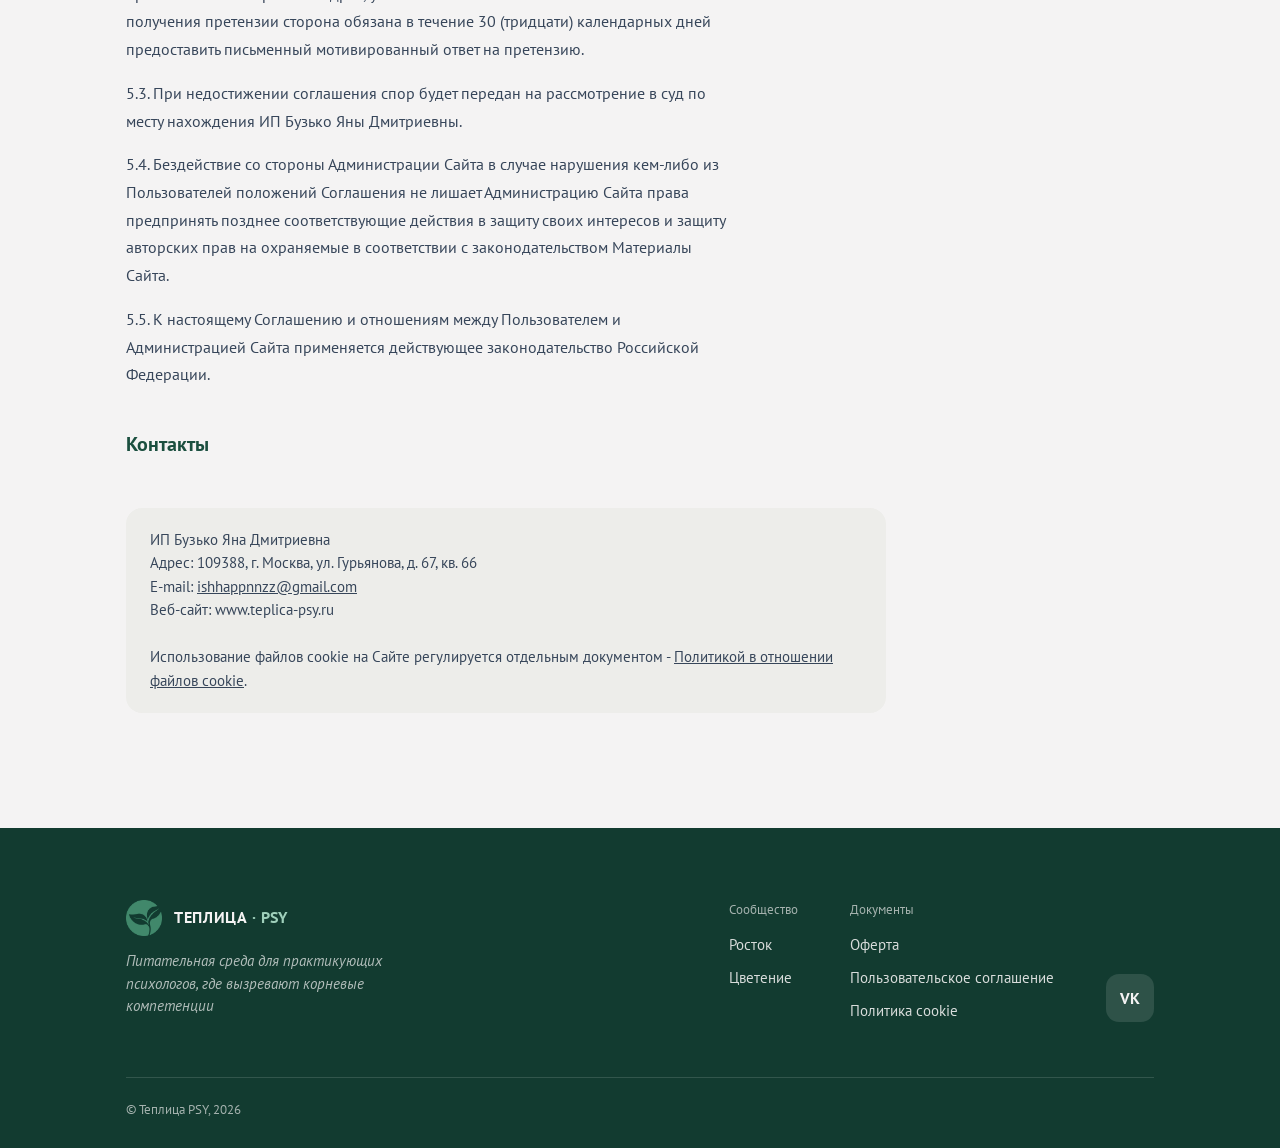
<file: soglashenie.html>
<!doctype html>
<html lang="ru">
<head>
<meta charset="UTF-8">
<meta name="viewport" content="width=device-width, initial-scale=1">
<meta name="description" content="Пользовательское соглашение сайта «Теплица PSY».">
<title>Пользовательское соглашение — Теплица PSY</title>
<link rel="icon" type="image/png" href="[data-uri]">
<link rel="stylesheet" href="assets/styles.css">
<script>document.documentElement.lang = 'ru';</script>
</head>
<body>
<header class="site-header">
  <div class="container row">
    <a class="brand" href="v09.html#top">
      <img class="mark" src="[data-uri]" alt="Знак Теплица PSY" />
      <span class="word"><b>ТЕПЛИЦА</b> <span class="psy">· PSY</span></span>
    </a>
    <nav class="primary" aria-label="Основная навигация">
      <a href="v09.html#fishka">Суть</a>
      <a href="v09.html#how">Формат</a>
      <a href="v09.html#author">Автор</a>
      <a href="v09.html#price">Цена</a>
      <a href="v09.html#trust">Условия</a>
    </nav>
    <a class="pill-btn" href="v09.html#price">Начать с Ростка</a>
  </div>
</header>

<section class="block legal-page">
  <div class="container">
    <div class="legal-wrap">
      <a class="back-link" href="v09.html">&larr; На главную</a>
      <h1>Пользовательское соглашение</h1>
      <p class="legal-meta">ИП Бузько Яна Дмитриевна · сайт www.teplica-psy.ru</p>
<h2>1. Термины и определения, используемые в настоящем соглашении</h2>
<p>Перечисленные ниже термины имеют для целей настоящего Соглашения следующее значение:</p>
<p>1.1. Сайт - интернет-сайт, расположенный на доменном имени www.teplica-psy.ru, осуществляющий свою деятельность посредством интернет-ресурса и сопутствующих ему сервисов.</p>
<p>1.2. Администрация Сайта - лица, уполномоченные на управление Сайтом, действующие от имени ИП Бузько Яны Дмитриевны (ИНН 772388783280), зарегистрированной по адресу: 109388, г. Москва, ул. Гурьянова, д. 67, кв. 66.</p>
<p>1.3. Пользователь Сайта (далее - Пользователь) - дееспособное физическое лицо, присоединившееся к настоящему Соглашению в собственном интересе либо выступающее от имени и в интересах представляемого им юридического лица, использующее Материалы Сайта.</p>
<p>1.4. Материалы Сайта - охраняемые результаты интеллектуальной деятельности, включая тексты литературных произведений, их названия, предисловия, аннотации, статьи, иллюстрации, обложки, музыкальные произведения с текстом или без текста, графические, текстовые, фотографические, производные, составные и иные произведения, пользовательские интерфейсы, визуальные интерфейсы, названия товарных знаков, логотипы, программы для ЭВМ, базы данных, а также дизайн, структура, выбор, координация, внешний вид, общий стиль и расположение данных Материалов, входящих в состав Сайта, и другие объекты интеллектуальной собственности все вместе и/или по отдельности, содержащиеся на Сайте.</p>
<h2>2. Общие положения</h2>
<p>2.1. Настоящее Соглашение регулирует отношения между Администрацией Сайта и Пользователем.</p>
<p>2.2. Предметом настоящего Соглашения является предоставление Пользователю доступа к Сайту и (или) Материалам Сайта.</p>
<p>2.3. Получая доступ к Сайту и (или) Материалам Сайта, Пользователь считается присоединившимся к настоящему Соглашению.</p>
<p>2.4. Администрация Сайта вправе в любое время в одностороннем порядке изменять условия настоящего Соглашения. Такие изменения вступают в силу с момента размещения новой версии Соглашения на Сайте. При несогласии Пользователя с внесенными изменениями он обязан отказаться от доступа к Сайту, прекратить использование Материалов Сайта.</p>
<p>2.5. Продолжение использования Сайта Пользователем означает принятие условий Соглашения и изменений, внесенных в настоящее Соглашение.</p>
<h2>3. Права и обязанности сторон</h2>
<p>3.1. Администрация Сайта вправе:</p>
<p>3.1.1. Вносить изменения в настоящее Соглашение, а также изменять Материалы Сайта.</p>
<p>3.1.2. Ограничить доступ к Сайту или к частям Сайта в случае нарушения Пользователем условий настоящего Соглашения.</p>
<p>3.2. Пользователь вправе:</p>
<p>3.2.1. Пользоваться Сайтом исключительно в целях и порядке, предусмотренных Соглашением и не запрещенных законодательством Российской Федерации.</p>
<p>3.3. Обязательства Пользователя:</p>
<p>3.3.1. Пользователь соглашается не предпринимать действий и не оставлять комментарии и записи, которые могут рассматриваться как нарушающие российское законодательство или нормы международного права, в том числе в сфере интеллектуальной собственности, авторских и (или) смежных прав, общепринятые нормы морали и нравственности, а также любых действий, которые приводят или могут привести к нарушению нормальной работы Сайта.</p>
<p>3.3.2. Использование Пользователем Материалов Сайта без согласия правообладателей не допускается.</p>
<p>3.3.3. При цитировании Пользователем Материалов Сайта, включая охраняемые авторские произведения, ссылка на Сайт обязательна.</p>
<h2>4. Ответственность</h2>
<p>4.1. Администрация Сайта не несет ответственности и не имеет прямых или косвенных обязательств перед Пользователем в связи с любыми возможными или возникшими потерями или убытками, связанными с любыми Материалами Сайта, регистрацией авторских прав и сведениями о такой регистрации, товарами или услугами, доступными на или полученными через внешние сайты или ресурсы либо иные контакты Пользователя, в которые он вступил, используя размещенную на Сайте информацию или ссылки на внешние ресурсы.</p>
<p>4.2. Администрация Сайта не несет ответственности за:</p>
<p>4.2.1. Посещение и использование Пользователем внешних ресурсов, ссылки на которые могут содержаться на Сайте.</p>
<p>4.2.2. Надлежащее функционирование Сайта в случае, если Пользователь не имеет необходимых технических средств для его использования, а также не несет никаких обязательств по обеспечению Пользователей такими средствами.</p>
<p>4.3. Пользователь согласен с тем, что Администрация Сайта не несет какой-либо ответственности и не имеет каких-либо обязательств в связи с рекламой, которая может быть размещена на Сайте.</p>
<h2>5. Прочие условия</h2>
<p>5.1. В случае возникновения любых разногласий или споров между сторонами настоящего Соглашения обязательным условием до обращения в суд является предъявление претензии (письменного предложения о добровольном урегулировании спора).</p>
<p>5.2. Вся переписка сторонами производится в письменной форме путем направления письма на почтовый адрес: 109388, г. Москва, ул. Гурьянова, д. 67, кв. 66. Администрация Сайта имеет право направлять письменные запросы и (или) претензии на электронный адрес, указанный Пользователем на Сайте. После получения претензии сторона обязана в течение 30 (тридцати) календарных дней предоставить письменный мотивированный ответ на претензию.</p>
<p>5.3. При недостижении соглашения спор будет передан на рассмотрение в суд по месту нахождения ИП Бузько Яны Дмитриевны.</p>
<p>5.4. Бездействие со стороны Администрации Сайта в случае нарушения кем-либо из Пользователей положений Соглашения не лишает Администрацию Сайта права предпринять позднее соответствующие действия в защиту своих интересов и защиту авторских прав на охраняемые в соответствии с законодательством Материалы Сайта.</p>
<p>5.5. К настоящему Соглашению и отношениям между Пользователем и Администрацией Сайта применяется действующее законодательство Российской Федерации.</p>
<h2>Контакты</h2>
<div class="legal-note">ИП Бузько Яна Дмитриевна<br>Адрес: 109388, г. Москва, ул. Гурьянова, д. 67, кв. 66<br>E-mail: <a href="mailto:ishhappnnzz@gmail.com">ishhappnnzz@gmail.com</a><br>Веб-сайт: www.teplica-psy.ru<br><br>Использование файлов cookie на Сайте регулируется отдельным документом - <a href="cookie-policy.html">Политикой в отношении файлов cookie</a>.</div>
    </div>
  </div>
</section>

<footer>
  <div class="container">
    <div class="footer-top">
      <div class="footer-brand">
        <a class="brand" href="v09.html#top">
          <img class="mark" src="[data-uri]" alt="Знак Теплица PSY" />
          <span class="word"><b>ТЕПЛИЦА</b> <span class="psy">· PSY</span></span>
        </a>
        <p>Питательная среда для практикующих психологов, где вызревают корневые компетенции</p>
      </div>
      <nav class="footer-nav" aria-label="Информация">
        <div class="footer-col">
          <b>Сообщество</b>
          <a href="v09.html#price">Росток</a>
          <a href="v09.html#price">Цветение</a>
        </div>
        <div class="footer-col">
          <b>Документы</b>
          <a href="oferta.html">Оферта</a>
          <a href="soglashenie.html">Пользовательское соглашение</a>
          <a href="cookie-policy.html">Политика cookie</a>
        </div>
        <a class="footer-vk" href="https://vk.ru/teplica4psy" target="_blank" rel="noopener" aria-label="Сообщество Теплица PSY во VK">VK</a>
      </nav>
    </div>
    <div class="footer-bottom">
      <span>© Теплица PSY, 2026</span>
    </div>
  </div>
</footer>

<div id="cookieBanner" class="cookie-banner" role="dialog" aria-label="Согласие на использование cookie">
  <p>Мы используем cookie, чтобы сайт работал корректно и удобно для вас - подробнее в <a href="cookie-policy.html">Политике cookie</a> и <a href="soglashenie.html">Пользовательском соглашении</a>.</p>
  <button type="button" class="pill-btn on-dark outline" id="cookieAccept">Хорошо</button>
</div>

<script>
  (function(){
    var STORAGE_KEY = 'tp_cookie_consent';
    var banner = document.getElementById('cookieBanner');
    var acceptBtn = document.getElementById('cookieAccept');
    if (!banner || !acceptBtn) return;
    var alreadyAccepted = false;
    try { alreadyAccepted = localStorage.getItem(STORAGE_KEY) === '1'; } catch (e) {}
    if (!alreadyAccepted) {
      setTimeout(function(){ banner.classList.add('visible'); }, 600);
    }
    acceptBtn.addEventListener('click', function(){
      banner.classList.remove('visible');
      try { localStorage.setItem(STORAGE_KEY, '1'); } catch (e) {}
    });
  })();
</script>
</body>
</html>
</file>
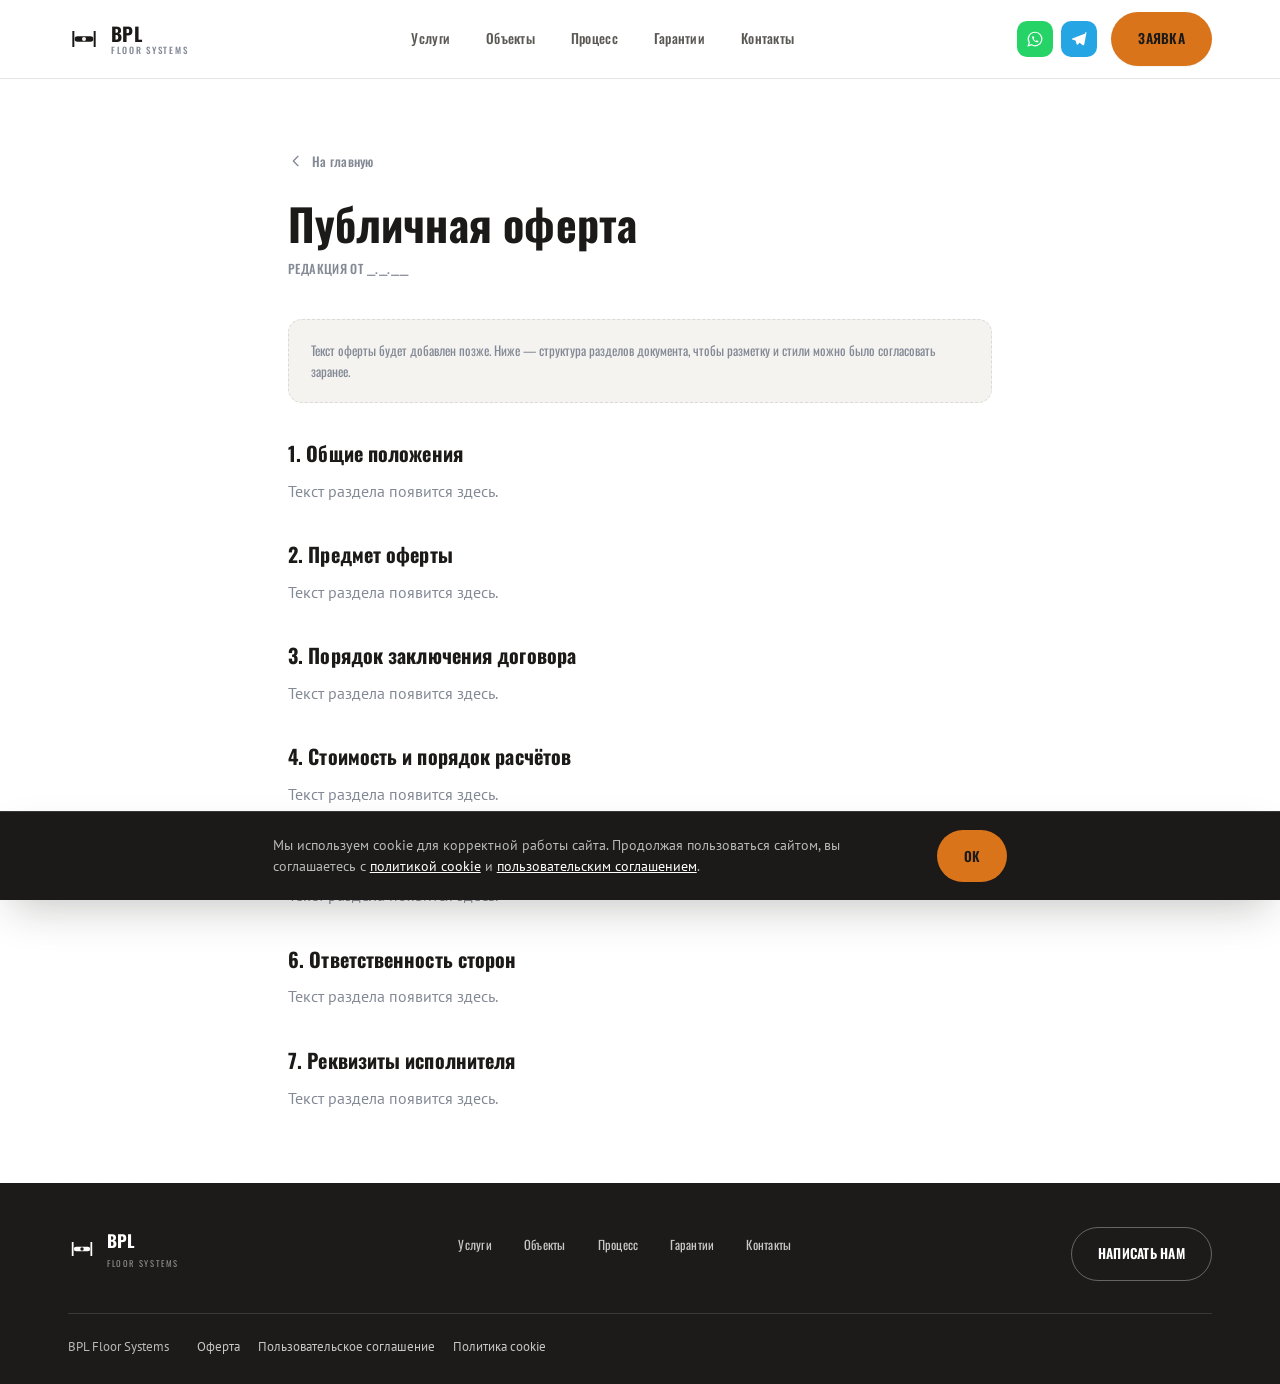
<file: bpl-floor-systems/oferta.html>
<!doctype html>
<html lang="ru">
<head>
<meta charset="UTF-8" />
<script>document.documentElement.classList.add('js');</script>
<meta name="viewport" content="width=device-width, initial-scale=1.0, viewport-fit=cover" />
<title>Публичная оферта — BPL Floor Systems</title>
<meta name="description" content="Публичная оферта на выполнение работ по устройству и ремонту напольных систем из полимерных покрытий." />
<link rel="icon" href="favicon.svg" type="image/svg+xml" />
<link rel="alternate icon" href="favicon-32.png" type="image/png" sizes="32x32" />
<link rel="apple-touch-icon" href="apple-touch-icon.png" />
<link rel="preconnect" href="https://fonts.googleapis.com" />
<link rel="preconnect" href="https://fonts.gstatic.com" crossorigin />
<link href="https://fonts.googleapis.com/css2?family=Oswald:wght@400;500;600;700&family=PT+Sans:wght@400;700&display=swap" rel="stylesheet" />
<link rel="stylesheet" href="styles.css" />
</head>
<body>

<header>
  <div class="wrap header-inner">
    <a href="index.html#top" class="logo" aria-label="BPL Floor Systems — на главную">
      <svg width="32" height="32" viewBox="0 0 48 48" fill="none" xmlns="http://www.w3.org/2000/svg">
        <path d="M8 12V36" stroke="currentColor" stroke-width="3" style="color:var(--text)"/>
        <path d="M40 12V36" stroke="currentColor" stroke-width="3" style="color:var(--text)"/>
        <rect x="10" y="20" width="28" height="8" rx="4" fill="currentColor" style="color:var(--text)"/>
        <circle cx="24" cy="24" r="3" fill="var(--surface)"/>
      </svg>
      <span class="logo-text">
        <span class="bpl">BPL</span>
        <span class="sub">FLOOR SYSTEMS</span>
      </span>
    </a>
    <nav class="main-nav" aria-label="Основная навигация">
      <a href="index.html#services">Услуги</a>
      <a href="index.html#objects">Объекты</a>
      <a href="index.html#process">Процесс</a>
      <a href="index.html#guarantees">Гарантии</a>
      <a href="index.html#contact">Контакты</a>
    </nav>
    <div class="header-actions">
      <div class="header-social">
        <a href="https://wa.me/79262577950" class="social-btn social-whatsapp" aria-label="Написать в WhatsApp" target="_blank" rel="noopener">
          <svg viewBox="0 0 24 24" fill="none"><path d="M12 3a9 9 0 0 0-7.6 13.8L3 21l4.4-1.3A9 9 0 1 0 12 3Z" stroke="#fff" stroke-width="1.6"/><path d="M8.5 8.8c.2-.6.7-.6 1.1-.6.3 0 .5.1.6.4l.8 1.7c.1.2 0 .5-.1.6l-.6.6c-.2.2-.2.4-.1.6.5 1 1.5 2 2.5 2.5.2.1.4.1.6-.1l.6-.6c.2-.2.4-.2.6-.1l1.7.8c.3.1.4.3.4.6 0 .4 0 .9-.6 1.1-.8.3-2 .3-3.6-.6-1.3-.7-2.7-2.1-3.4-3.4-.9-1.6-.9-2.8-.6-3.6Z" fill="#fff"/></svg>
        </a>
        <a href="https://t.me/bplfloor" class="social-btn social-telegram" aria-label="Написать в Telegram" target="_blank" rel="noopener">
          <svg viewBox="0 0 24 24" fill="none"><path d="M20.5 4.5 3 11.2c-.7.3-.7 1.3.1 1.5l4.2 1.3 1.6 5c.2.7 1.1.8 1.6.3l2.3-2.3 4.3 3.2c.7.5 1.6.1 1.8-.7l3-15.4c.2-.9-.7-1.6-1.4-1.4Z" fill="#fff"/></svg>
        </a>
      </div>
      <a href="index.html#contact" class="btn btn-primary">Заявка</a>
      <button class="burger" id="burgerBtn" aria-label="Открыть меню" aria-expanded="false" aria-controls="mobileNav">
        <span></span><span></span><span></span>
      </button>
    </div>
  </div>
  <nav class="mobile-nav" id="mobileNav" aria-label="Мобильная навигация">
    <a href="index.html#services">Услуги</a>
    <a href="index.html#objects">Объекты</a>
    <a href="index.html#process">Процесс</a>
    <a href="index.html#guarantees">Гарантии</a>
    <a href="index.html#contact">Контакты</a>
  </nav>
</header>

<main id="top">
  <section class="legal">
    <div class="wrap">
      <a href="index.html" class="legal-back">
        <svg viewBox="0 0 24 24" fill="none"><path d="M15 5l-7 7 7 7" stroke="currentColor" stroke-width="2" stroke-linecap="round" stroke-linejoin="round"/></svg>
        На главную
      </a>
      <h1>Публичная оферта</h1>
      <span class="legal-updated">Редакция от __.__.____</span>

      <p class="legal-placeholder">Текст оферты будет добавлен позже. Ниже — структура разделов документа, чтобы разметку и стили можно было согласовать заранее.</p>

      <h2>1. Общие положения</h2>
      <p>Текст раздела появится здесь.</p>

      <h2>2. Предмет оферты</h2>
      <p>Текст раздела появится здесь.</p>

      <h2>3. Порядок заключения договора</h2>
      <p>Текст раздела появится здесь.</p>

      <h2>4. Стоимость и порядок расчётов</h2>
      <p>Текст раздела появится здесь.</p>

      <h2>5. Права и обязанности сторон</h2>
      <p>Текст раздела появится здесь.</p>

      <h2>6. Ответственность сторон</h2>
      <p>Текст раздела появится здесь.</p>

      <h2>7. Реквизиты исполнителя</h2>
      <p>Текст раздела появится здесь.</p>
    </div>
  </section>
</main>

<footer class="grain">
  <div class="wrap">
    <div class="footer-top">
      <div class="footer-logo">
        <svg width="28" height="28" viewBox="0 0 48 48" fill="none" xmlns="http://www.w3.org/2000/svg">
          <path d="M8 12V36" stroke="#FFFFFF" stroke-width="3"/>
          <path d="M40 12V36" stroke="#FFFFFF" stroke-width="3"/>
          <rect x="10" y="20" width="28" height="8" rx="4" fill="#FFFFFF"/>
          <circle cx="24" cy="24" r="3" fill="var(--dark)"/>
        </svg>
        <span>
          <span class="bpl" style="display:block;">BPL</span>
          <span class="sub" style="display:block;">FLOOR SYSTEMS</span>
        </span>
      </div>
      <nav class="footer-nav">
        <a href="index.html#services">Услуги</a>
        <a href="index.html#objects">Объекты</a>
        <a href="index.html#process">Процесс</a>
        <a href="index.html#guarantees">Гарантии</a>
        <a href="index.html#contact">Контакты</a>
      </nav>
      <a href="index.html#contact" class="btn btn-outline-inverse" style="align-self:center;">Написать нам</a>
    </div>
    <div class="footer-bottom">
      <span>BPL Floor Systems</span>
      <nav class="footer-legal">
        <a href="oferta.html">Оферта</a>
        <a href="user-agreement.html">Пользовательское соглашение</a>
        <a href="#">Политика cookie</a>
      </nav>
    </div>
  </div>
</footer>

<div class="cookie-banner" id="cookieBanner" role="region" aria-label="Уведомление об использовании cookie">
  <div class="wrap cookie-banner-inner">
    <p>Мы используем cookie для корректной работы сайта. Продолжая пользоваться сайтом, вы соглашаетесь с <a href="#">политикой cookie</a> и <a href="user-agreement.html">пользовательским соглашением</a>.</p>
    <button type="button" class="btn btn-primary" id="cookieBannerOk">ОК</button>
  </div>
</div>

<script src="script.js"></script>
</body>
</html>
</file>
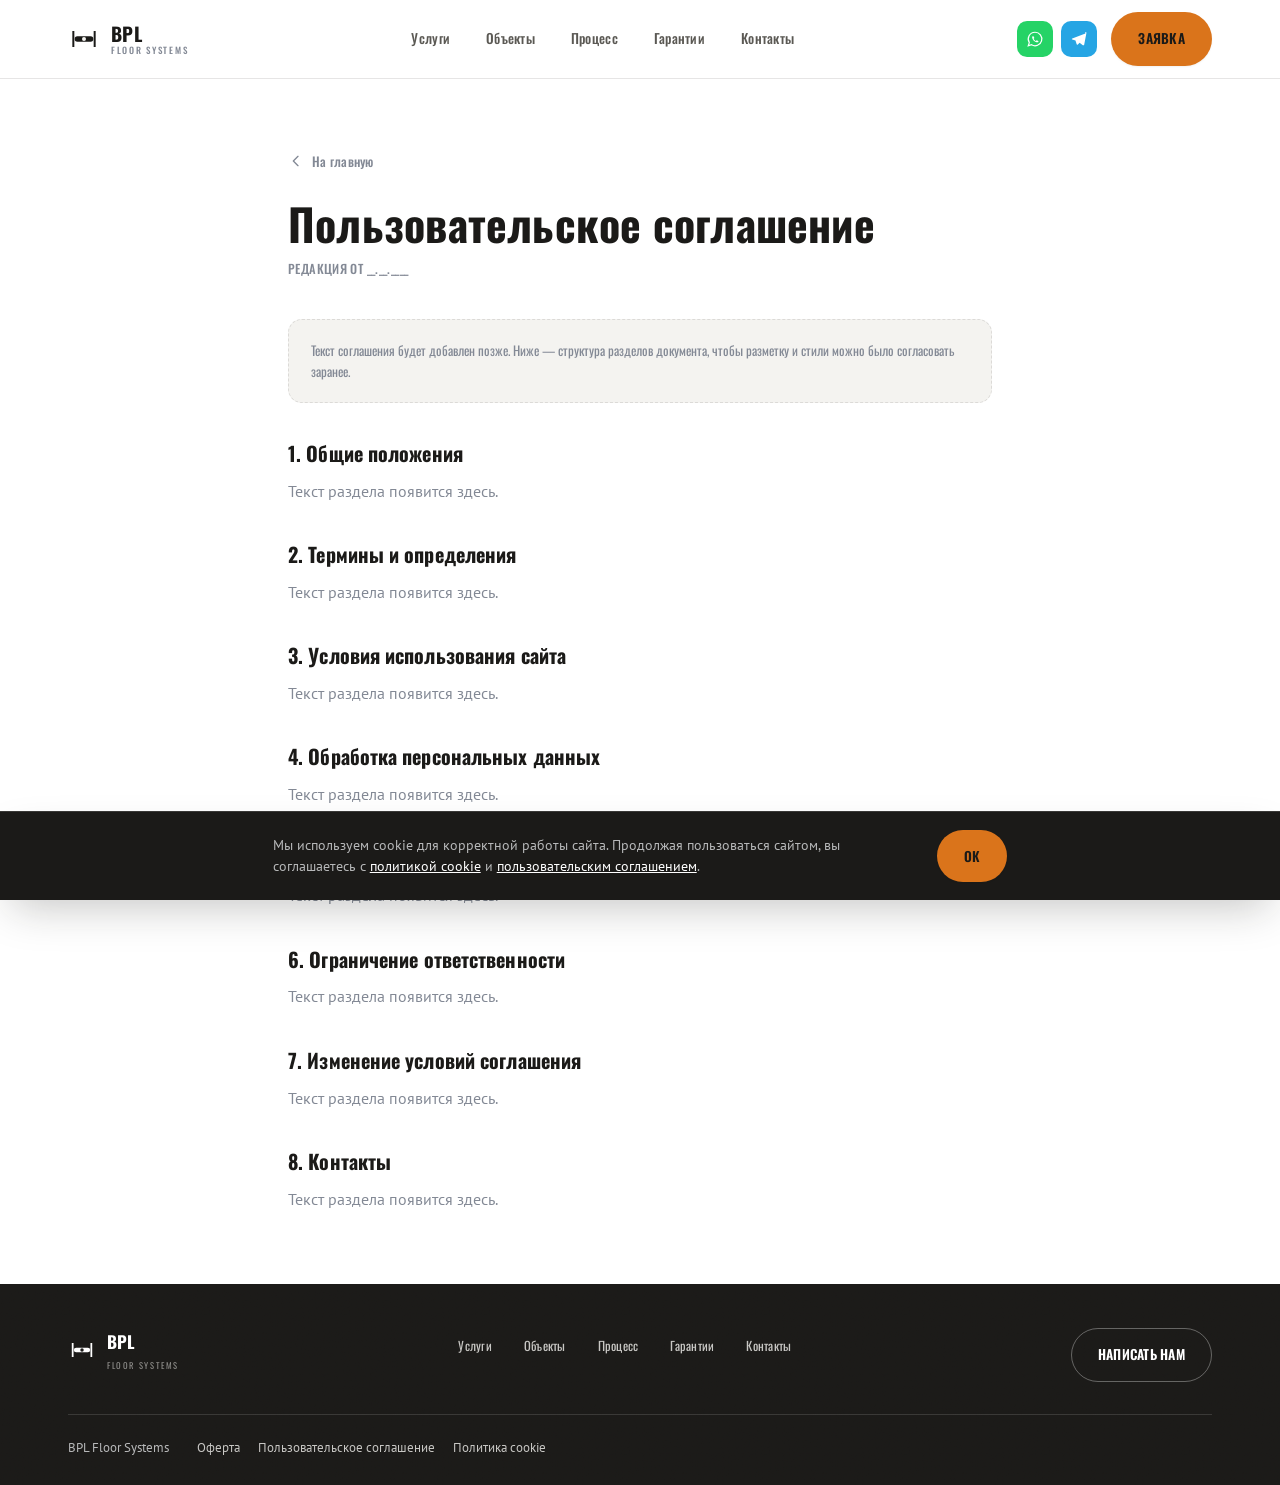
<file: bpl-floor-systems/user-agreement.html>
<!doctype html>
<html lang="ru">
<head>
<meta charset="UTF-8" />
<script>document.documentElement.classList.add('js');</script>
<meta name="viewport" content="width=device-width, initial-scale=1.0, viewport-fit=cover" />
<title>Пользовательское соглашение — BPL Floor Systems</title>
<meta name="description" content="Пользовательское соглашение об использовании сайта BPL Floor Systems." />
<link rel="icon" href="favicon.svg" type="image/svg+xml" />
<link rel="alternate icon" href="favicon-32.png" type="image/png" sizes="32x32" />
<link rel="apple-touch-icon" href="apple-touch-icon.png" />
<link rel="preconnect" href="https://fonts.googleapis.com" />
<link rel="preconnect" href="https://fonts.gstatic.com" crossorigin />
<link href="https://fonts.googleapis.com/css2?family=Oswald:wght@400;500;600;700&family=PT+Sans:wght@400;700&display=swap" rel="stylesheet" />
<link rel="stylesheet" href="styles.css" />
</head>
<body>

<header>
  <div class="wrap header-inner">
    <a href="index.html#top" class="logo" aria-label="BPL Floor Systems — на главную">
      <svg width="32" height="32" viewBox="0 0 48 48" fill="none" xmlns="http://www.w3.org/2000/svg">
        <path d="M8 12V36" stroke="currentColor" stroke-width="3" style="color:var(--text)"/>
        <path d="M40 12V36" stroke="currentColor" stroke-width="3" style="color:var(--text)"/>
        <rect x="10" y="20" width="28" height="8" rx="4" fill="currentColor" style="color:var(--text)"/>
        <circle cx="24" cy="24" r="3" fill="var(--surface)"/>
      </svg>
      <span class="logo-text">
        <span class="bpl">BPL</span>
        <span class="sub">FLOOR SYSTEMS</span>
      </span>
    </a>
    <nav class="main-nav" aria-label="Основная навигация">
      <a href="index.html#services">Услуги</a>
      <a href="index.html#objects">Объекты</a>
      <a href="index.html#process">Процесс</a>
      <a href="index.html#guarantees">Гарантии</a>
      <a href="index.html#contact">Контакты</a>
    </nav>
    <div class="header-actions">
      <div class="header-social">
        <a href="https://wa.me/79262577950" class="social-btn social-whatsapp" aria-label="Написать в WhatsApp" target="_blank" rel="noopener">
          <svg viewBox="0 0 24 24" fill="none"><path d="M12 3a9 9 0 0 0-7.6 13.8L3 21l4.4-1.3A9 9 0 1 0 12 3Z" stroke="#fff" stroke-width="1.6"/><path d="M8.5 8.8c.2-.6.7-.6 1.1-.6.3 0 .5.1.6.4l.8 1.7c.1.2 0 .5-.1.6l-.6.6c-.2.2-.2.4-.1.6.5 1 1.5 2 2.5 2.5.2.1.4.1.6-.1l.6-.6c.2-.2.4-.2.6-.1l1.7.8c.3.1.4.3.4.6 0 .4 0 .9-.6 1.1-.8.3-2 .3-3.6-.6-1.3-.7-2.7-2.1-3.4-3.4-.9-1.6-.9-2.8-.6-3.6Z" fill="#fff"/></svg>
        </a>
        <a href="https://t.me/bplfloor" class="social-btn social-telegram" aria-label="Написать в Telegram" target="_blank" rel="noopener">
          <svg viewBox="0 0 24 24" fill="none"><path d="M20.5 4.5 3 11.2c-.7.3-.7 1.3.1 1.5l4.2 1.3 1.6 5c.2.7 1.1.8 1.6.3l2.3-2.3 4.3 3.2c.7.5 1.6.1 1.8-.7l3-15.4c.2-.9-.7-1.6-1.4-1.4Z" fill="#fff"/></svg>
        </a>
      </div>
      <a href="index.html#contact" class="btn btn-primary">Заявка</a>
      <button class="burger" id="burgerBtn" aria-label="Открыть меню" aria-expanded="false" aria-controls="mobileNav">
        <span></span><span></span><span></span>
      </button>
    </div>
  </div>
  <nav class="mobile-nav" id="mobileNav" aria-label="Мобильная навигация">
    <a href="index.html#services">Услуги</a>
    <a href="index.html#objects">Объекты</a>
    <a href="index.html#process">Процесс</a>
    <a href="index.html#guarantees">Гарантии</a>
    <a href="index.html#contact">Контакты</a>
  </nav>
</header>

<main id="top">
  <section class="legal">
    <div class="wrap">
      <a href="index.html" class="legal-back">
        <svg viewBox="0 0 24 24" fill="none"><path d="M15 5l-7 7 7 7" stroke="currentColor" stroke-width="2" stroke-linecap="round" stroke-linejoin="round"/></svg>
        На главную
      </a>
      <h1>Пользовательское соглашение</h1>
      <span class="legal-updated">Редакция от __.__.____</span>

      <p class="legal-placeholder">Текст соглашения будет добавлен позже. Ниже — структура разделов документа, чтобы разметку и стили можно было согласовать заранее.</p>

      <h2>1. Общие положения</h2>
      <p>Текст раздела появится здесь.</p>

      <h2>2. Термины и определения</h2>
      <p>Текст раздела появится здесь.</p>

      <h2>3. Условия использования сайта</h2>
      <p>Текст раздела появится здесь.</p>

      <h2>4. Обработка персональных данных</h2>
      <p>Текст раздела появится здесь.</p>

      <h2>5. Права на контент</h2>
      <p>Текст раздела появится здесь.</p>

      <h2>6. Ограничение ответственности</h2>
      <p>Текст раздела появится здесь.</p>

      <h2>7. Изменение условий соглашения</h2>
      <p>Текст раздела появится здесь.</p>

      <h2>8. Контакты</h2>
      <p>Текст раздела появится здесь.</p>
    </div>
  </section>
</main>

<footer class="grain">
  <div class="wrap">
    <div class="footer-top">
      <div class="footer-logo">
        <svg width="28" height="28" viewBox="0 0 48 48" fill="none" xmlns="http://www.w3.org/2000/svg">
          <path d="M8 12V36" stroke="#FFFFFF" stroke-width="3"/>
          <path d="M40 12V36" stroke="#FFFFFF" stroke-width="3"/>
          <rect x="10" y="20" width="28" height="8" rx="4" fill="#FFFFFF"/>
          <circle cx="24" cy="24" r="3" fill="var(--dark)"/>
        </svg>
        <span>
          <span class="bpl" style="display:block;">BPL</span>
          <span class="sub" style="display:block;">FLOOR SYSTEMS</span>
        </span>
      </div>
      <nav class="footer-nav">
        <a href="index.html#services">Услуги</a>
        <a href="index.html#objects">Объекты</a>
        <a href="index.html#process">Процесс</a>
        <a href="index.html#guarantees">Гарантии</a>
        <a href="index.html#contact">Контакты</a>
      </nav>
      <a href="index.html#contact" class="btn btn-outline-inverse" style="align-self:center;">Написать нам</a>
    </div>
    <div class="footer-bottom">
      <span>BPL Floor Systems</span>
      <nav class="footer-legal">
        <a href="oferta.html">Оферта</a>
        <a href="user-agreement.html">Пользовательское соглашение</a>
        <a href="#">Политика cookie</a>
      </nav>
    </div>
  </div>
</footer>

<div class="cookie-banner" id="cookieBanner" role="region" aria-label="Уведомление об использовании cookie">
  <div class="wrap cookie-banner-inner">
    <p>Мы используем cookie для корректной работы сайта. Продолжая пользоваться сайтом, вы соглашаетесь с <a href="#">политикой cookie</a> и <a href="user-agreement.html">пользовательским соглашением</a>.</p>
    <button type="button" class="btn btn-primary" id="cookieBannerOk">ОК</button>
  </div>
</div>

<script src="script.js"></script>
</body>
</html>
</file>
<file: bpl-floor-systems/styles.css>
/* ============ TOKENS ============ */
  :root{
    --bg:#FFFFFF;
    --surface:#F4F3F0;         /* concrete */
    --surface-raised:#FFFFFF;
    --text:#1B1A18;            /* graphite */
    --text-soft:#5B5954;
    --steel:#838995;
    --border:rgba(27,26,24,.11);
    --border-strong:rgba(27,26,24,.2);
    --accent:#DA741B;          /* amber */
    --accent-ink:#1B1A18;      /* graphite-on-amber: white fails WCAG AA here (~3.2:1) */
    --accent-soft:rgba(218,116,27,.12);
    --dark:#1B1A18;            /* brand dark surface, used regardless of theme */
    --dark-raised:#2C2823;     /* lightened for real separation from --dark, not just a border */
    --dark-text:#FFFFFF;
    --dark-text-soft:#B7B8B9;
    --dark-border:rgba(255,255,255,.13);
    --shadow-sm: 0 1px 2px rgba(27,26,24,.06);
    --shadow-md: 0 6px 20px -6px rgba(27,26,24,.16);
    --shadow-lg: 0 18px 44px -12px rgba(27,26,24,.26);
    --radius-lg:20px;
    --radius-md:14px;
    --radius-sm:9px;
    --maxw:1200px;
    color-scheme: light;
  }
  @media (prefers-color-scheme: dark){
    :root:not([data-theme="light"]){
      --bg:#14130F;
      --surface:#1C1B17;
      --surface-raised:#221F1C;
      --text:#F2F1ED;
      --text-soft:#B7B8B9;
      --steel:#9A9FA8;
      --border:rgba(244,243,240,.12);
      --border-strong:rgba(244,243,240,.22);
      --accent:#E68A3C;
      --accent-ink:#1B1A18;
      --accent-soft:rgba(230,138,60,.16);
      --dark:#0E0D0B;
      --dark-raised:#1A1815;
      --dark-border:rgba(255,255,255,.1);
      --shadow-sm: 0 1px 2px rgba(0,0,0,.4);
      --shadow-md: 0 6px 20px -6px rgba(0,0,0,.5);
      --shadow-lg: 0 18px 44px -12px rgba(0,0,0,.6);
      color-scheme: dark;
    }
  }
  :root[data-theme="dark"]{
    --bg:#14130F;
    --surface:#1C1B17;
    --surface-raised:#221F1C;
    --text:#F2F1ED;
    --text-soft:#B7B8B9;
    --steel:#9A9FA8;
    --border:rgba(244,243,240,.12);
    --border-strong:rgba(244,243,240,.22);
    --accent:#E68A3C;
    --accent-ink:#1B1A18;
    --accent-soft:rgba(230,138,60,.16);
    --dark:#0E0D0B;
    --dark-raised:#1A1815;
    --dark-border:rgba(255,255,255,.1);
    --shadow-sm: 0 1px 2px rgba(0,0,0,.4);
    --shadow-md: 0 6px 20px -6px rgba(0,0,0,.5);
    --shadow-lg: 0 18px 44px -12px rgba(0,0,0,.6);
    color-scheme: dark;
  }

  *{box-sizing:border-box;}
  html{scroll-behavior:smooth;}
  body{
    margin:0;
    font-family:'PT Sans', Arial, sans-serif;
    color:var(--text);
    background:var(--bg);
    line-height:1.6;
    -webkit-font-smoothing:antialiased;
    padding-inline:0;
  }
  [hidden]{display:none !important;}
  img{max-width:100%;display:block;}
  a{color:inherit;}
  ::selection{background:var(--accent);color:var(--accent-ink);}

  a:focus-visible, button:focus-visible, input:focus-visible, textarea:focus-visible{
    outline:2px solid var(--accent);outline-offset:3px;
  }

  /* Fine grain on the always-dark surfaces — a hint of material texture instead of flat color. */
  .grain{position:relative;}
  .grain::after{
    content:'';position:absolute;inset:0;z-index:3;pointer-events:none;
    background-image:url("data:image/svg+xml,%3Csvg xmlns='http://www.w3.org/2000/svg' width='140' height='140'%3E%3Cfilter id='n'%3E%3CfeTurbulence type='fractalNoise' baseFrequency='0.85' numOctaves='2' stitchTiles='stitch'/%3E%3C/filter%3E%3Crect width='100%25' height='100%25' filter='url(%23n)'/%3E%3C/svg%3E");
    opacity:.05;mix-blend-mode:overlay;
  }

  /* Universal scroll-reveal — gated behind .js so content stays visible without it. */
  .js .reveal{
    opacity:0;transform:translateY(20px);
    transition:opacity .6s cubic-bezier(.22,.8,.24,1), transform .6s cubic-bezier(.22,.8,.24,1);
  }
  .js .reveal.is-visible{opacity:1;transform:translateY(0);}

  h1,h2,h3,h4{
    font-family:'Oswald', Arial, sans-serif;
    font-weight:700;
    line-height:1.08;
    letter-spacing:.005em;
    margin:0;
    text-wrap:balance;
  }
  p{margin:0;}

  .wrap{max-width:var(--maxw);margin:0 auto;padding-inline:28px;}
  @media (max-width:560px){ .wrap{padding-inline:18px;} }

  .eyebrow{
    display:inline-flex;align-items:center;gap:9px;
    font-family:'Oswald', Arial, sans-serif;
    font-size:12.5px;font-weight:600;letter-spacing:.16em;
    text-transform:uppercase;color:var(--accent);
  }
  .eyebrow::before{
    content:'';width:16px;height:1.5px;background:var(--accent);flex:none;
  }

  .label-sm{
    font-family:'Oswald',sans-serif;font-size:12px;font-weight:600;
    letter-spacing:.12em;text-transform:uppercase;color:var(--steel);
  }

  .tnum{font-variant-numeric:tabular-nums;}

  /* ============ BUTTONS ============ */
  .btn{
    font-family:'Oswald', Arial, sans-serif;font-weight:600;letter-spacing:.02em;
    text-transform:uppercase;font-size:13.5px;
    display:inline-flex;align-items:center;justify-content:center;gap:9px;
    padding:15px 26px;border-radius:999px;border:1px solid transparent;
    cursor:pointer;text-decoration:none;white-space:nowrap;
    transition:transform .15s ease, background-color .15s ease, border-color .15s ease, box-shadow .15s ease;
  }
  .btn:active{transform:scale(.97);}
  .btn-primary{background:var(--accent);color:var(--accent-ink);box-shadow:var(--shadow-sm);}
  .btn-primary:hover{box-shadow:var(--shadow-md);transform:translateY(-2px);}
  .btn-outline-inverse{background:transparent;color:#fff;border-color:rgba(255,255,255,.32);}
  .btn-outline-inverse:hover{border-color:#fff;}
  .btn-outline{background:transparent;color:var(--text);border-color:var(--border-strong);}
  .btn-outline:hover{border-color:var(--text);}
  .btn-dark{background:var(--dark);color:#fff;}
  .btn-dark:hover{background:#000;}

  /* ============ HEADER ============ */
  header{
    position:sticky;top:env(safe-area-inset-top,0px);z-index:50;
    background:color-mix(in srgb, var(--bg) 88%, transparent);
    backdrop-filter:saturate(160%) blur(10px);
    -webkit-backdrop-filter:saturate(160%) blur(10px);
    border-bottom:1px solid var(--border);
  }
  .header-inner{display:flex;align-items:center;justify-content:space-between;height:78px;gap:20px;}
  .logo{display:flex;align-items:center;gap:11px;text-decoration:none;flex:none;}
  .logo svg{flex:none;}
  .logo-text{display:flex;flex-direction:column;line-height:1;}
  .logo-text .bpl{font-family:'Oswald',sans-serif;font-weight:700;font-size:19px;letter-spacing:.02em;color:var(--text);}
  .logo-text .sub{font-family:'Oswald',sans-serif;font-weight:500;font-size:9px;letter-spacing:.19em;color:var(--steel);margin-top:3px;}

  nav.main-nav{display:flex;align-items:center;gap:8px;}
  nav.main-nav a{
    font-family:'Oswald',sans-serif;font-size:13.5px;font-weight:500;
    letter-spacing:.02em;color:var(--text-soft);text-decoration:none;
    padding:9px 14px;border-radius:999px;transition:background .15s ease,color .15s ease;
  }
  nav.main-nav a:hover{background:var(--surface);color:var(--text);}
  nav.main-nav a.is-active{background:var(--surface);color:var(--text);}

  .header-actions{display:flex;align-items:center;gap:14px;flex:none;}
  .header-social{display:flex;gap:8px;}
  .social-btn{
    width:36px;height:36px;border-radius:10px;display:flex;align-items:center;justify-content:center;
    flex:none;transition:transform .15s ease;
  }
  .social-btn:hover{transform:translateY(-2px);}
  .social-btn svg{width:18px;height:18px;}
  .social-whatsapp{background:#25D366;}
  .social-telegram{background:#26A5E4;}
  @media (max-width:640px){ .header-social{display:none;} }
  .burger{
    display:none;flex-direction:column;gap:5px;background:none;border:none;
    padding:10px;cursor:pointer;margin:-10px;
  }
  .burger span{width:20px;height:2px;background:var(--text);border-radius:2px;}
  .mobile-nav{
    display:none;flex-direction:column;gap:2px;
    border-bottom:1px solid var(--border);background:var(--bg);
    padding:10px 28px 18px;
  }
  .mobile-nav.is-open{display:flex;}
  .mobile-nav a{
    font-family:'Oswald',sans-serif;font-size:14.5px;letter-spacing:.02em;
    color:var(--text);text-decoration:none;padding:13px 4px;border-bottom:1px solid var(--border);
  }
  .mobile-nav a:last-child{border-bottom:none;}

  /* ============ HERO ============ */
  .hero{
    position:relative;overflow:hidden;background:var(--dark);
    padding-block:132px 72px;
  }
  .hero-bg{
    position:absolute;inset:-20%;z-index:0;
    background:linear-gradient(115deg,
      transparent 28%,
      rgba(218,116,27,.9) 44%,
      rgba(255,226,182,1) 50%,
      rgba(218,116,27,.9) 56%,
      transparent 72%);
    background-size:160% 160%;
    background-position:30% 25%;
    filter:blur(26px);
    animation:heroSweep 9s ease-in-out infinite alternate;
    will-change:transform;
  }
  .hero-vignette{
    position:absolute;inset:0;z-index:1;
    background:
      linear-gradient(90deg, rgba(27,26,24,.85) 0%, rgba(27,26,24,.6) 36%, rgba(27,26,24,.18) 58%, transparent 76%),
      radial-gradient(75% 75% at 92% 105%, rgba(27,26,24,.8), transparent 62%),
      linear-gradient(180deg, transparent 80%, var(--dark) 100%);
  }
  /* Moves via transform (GPU-composited) instead of animating background-position,
     which would force a full repaint + re-blur of the layer on every frame. */
  @keyframes heroSweep{
    0%{transform:translate3d(-8%,-6%,0);}
    100%{transform:translate3d(8%,6%,0);}
  }
  .hero-mark{
    position:absolute;right:-40px;bottom:-60px;z-index:1;opacity:.16;pointer-events:none;
  }
  .hero-mark svg{width:280px;height:280px;}
  .hero-content{position:relative;z-index:2;}
  .hero-title{
    font-size:clamp(40px,7.4vw,92px);letter-spacing:-.01em;color:#fff;margin:20px 0 24px;max-width:15ch;
  }
  .hero-title em{
    font-style:normal;font-weight:700;color:#F4D9BB;
  }
  .hero .lead{font-size:19px;line-height:1.5;color:#C7C4BC;max-width:48ch;margin-bottom:34px;}
  .hero .lead em{color:#F4D9BB;font-weight:700;font-style:normal;}
  .hero-ctas{display:flex;gap:14px;flex-wrap:wrap;}
  .hero-ctas .btn-primary{padding:19px 34px;font-size:14.5px;}

  .hero-trust-strip{background:var(--dark);padding-block:0;}
  .hero-trust-strip .wrap{padding:0;}

  @media (prefers-reduced-motion: reduce){
    .hero-bg{animation:none;transform:translate3d(0,0,0);}
  }

  .stat-row{
    display:grid;grid-template-columns:repeat(4,1fr);
  }
  .stat{
    padding:48px 28px 40px;border-right:1px solid var(--dark-border);
  }
  .stat:last-child{border-right:none;}
  /* Pre-reveal state only applies once JS has proven it can reveal it again —
     otherwise (JS blocked/failed) these key trust numbers stay visible by default. */
  .js .stat{
    opacity:0;transform:translateY(18px);
    transition:opacity .65s cubic-bezier(.22,.8,.24,1), transform .65s cubic-bezier(.22,.8,.24,1);
  }
  .js .stat-row.is-visible .stat{opacity:1;transform:translateY(0);}
  .js .stat-row.is-visible .stat:nth-child(2){transition-delay:.1s;}
  .js .stat-row.is-visible .stat:nth-child(3){transition-delay:.2s;}
  .js .stat-row.is-visible .stat:nth-child(4){transition-delay:.3s;}
  .stat .num{font-family:'Oswald',sans-serif;font-weight:700;font-size:clamp(40px,5.4vw,64px);letter-spacing:-.015em;color:#fff;}
  .stat .num em{color:var(--accent);font-style:normal;}
  .stat .label{font-size:14px;margin-top:10px;line-height:1.4;}
  .stat .label span{display:block;}
  .stat .label .l1{color:#fff;font-weight:600;}
  .stat .label .l2{color:var(--accent);}

  /* ============ TAG ROW ============ */
  .tag-row{padding-block:26px 40px;border-top:1px solid var(--dark-border);display:flex;flex-wrap:wrap;gap:10px;}
  .tag-pill{
    font-family:'Oswald',sans-serif;font-size:12.5px;font-weight:500;letter-spacing:.02em;
    color:#fff;background:rgba(255,255,255,.08);border:1px solid rgba(255,255,255,.22);border-radius:999px;
    padding:9px 16px;
  }

  /* ============ SECTION HEAD ============ */
  section{padding-block:80px;}
  .section-head{
    display:flex;justify-content:space-between;align-items:flex-end;gap:32px;
    margin-bottom:48px;padding-bottom:24px;position:relative;
  }
  .section-head::after{content:'';position:absolute;left:0;right:0;bottom:0;height:1px;background:linear-gradient(90deg, var(--accent) 46px, var(--border) 46px);}
  .section-head h2{font-size:clamp(25px,2.9vw,34px);}
  .section-head .desc{max-width:38ch;color:var(--text-soft);font-size:15px;}
  .section-head-title{display:flex;align-items:flex-end;gap:16px;}
  .ghost-num{
    font-family:'Oswald',sans-serif;font-weight:700;font-size:56px;line-height:1;
    color:currentColor;opacity:.13;flex:none;
    pointer-events:none;user-select:none;
  }
  @media (max-width:560px){ .ghost-num{display:none;} }

  /* ============ ICON TILE ============ */
  .icon-tile{
    width:46px;height:46px;border-radius:12px;background:var(--accent-soft);
    display:flex;align-items:center;justify-content:center;flex:none;color:var(--accent);
  }
  .icon-tile svg{width:24px;height:24px;}
  .icon-tile.on-dark{background:rgba(218,116,27,.16);}

  /* ============ SERVICES ============ */
  .services{background:var(--dark);color:#fff;position:relative;}
  .services .section-head .desc{color:var(--dark-text-soft);}
  .services .section-head::after{background:linear-gradient(90deg, var(--accent) 46px, var(--dark-border) 46px);}
  .provide-list{display:flex;flex-direction:column;gap:12px;}
  .js .provide-list .reveal:nth-child(2){transition-delay:.06s;}
  .js .provide-list .reveal:nth-child(3){transition-delay:.12s;}
  .js .provide-list .reveal:nth-child(4){transition-delay:.18s;}
  .js .provide-list .reveal:nth-child(5){transition-delay:.24s;}
  .provide-card{
    display:flex;align-items:center;gap:20px;
    background:var(--dark-raised);border:1px solid rgba(255,255,255,.12);border-radius:var(--radius-md);
    padding:20px 24px;
  }
  .provide-card .icon-tile{flex:none;}
  .provide-text h3{font-size:16.5px;margin-bottom:4px;color:#fff;text-transform:none;}
  .provide-text p{font-size:14px;color:var(--dark-text-soft);}

  /* ============ OBJECTS ============ */
  .objects{background:var(--surface);}
  .objects-inner{display:grid;grid-template-columns:1.1fr .9fr;gap:52px;align-items:center;}
  .js .objects-inner .reveal:nth-child(2){transition-delay:.12s;}
  .objects-tags{display:flex;flex-wrap:wrap;gap:9px;margin-top:24px;}
  .obj-tag{
    background:var(--surface-raised);border:1px solid var(--border);border-radius:999px;
    font-family:'Oswald',sans-serif;font-size:12.5px;font-weight:500;color:var(--text);
    padding:9px 16px;letter-spacing:.02em;
  }
  .scale-card{background:var(--dark);color:#fff;padding:36px 32px;border-radius:var(--radius-lg);}
  .scale-card .eyebrow{color:var(--accent);}
  .scale-track{
    position:relative;height:6px;border-radius:999px;background:var(--dark-border);
    margin:26px 0 12px;overflow:hidden;
  }
  .scale-track .fill{
    position:absolute;inset:0;width:78%;border-radius:999px;
    background:linear-gradient(90deg, var(--accent), #F0A75C);
  }
  .scale-labels{display:flex;justify-content:space-between;font-family:'Oswald',sans-serif;font-weight:700;font-size:18px;}
  .scale-note{font-size:13.5px;color:var(--dark-text-soft);margin-top:18px;}

  /* ============ GALLERY ============ */
  .gallery{background:var(--bg);}
  .gallery-filters{display:flex;flex-wrap:wrap;gap:10px;margin-bottom:24px;}
  .filter-pill{
    font-family:'Oswald',sans-serif;font-size:12.5px;font-weight:500;letter-spacing:.02em;
    color:var(--text);background:var(--surface-raised);border:1px solid var(--border);border-radius:999px;
    padding:9px 16px;cursor:pointer;transition:background .15s ease,color .15s ease,border-color .15s ease;
  }
  .filter-pill:hover{border-color:var(--text);}
  .filter-pill.is-active{background:var(--accent);color:var(--accent-ink);border-color:var(--accent);}
  .gallery-slider{position:relative;}
  .gallery-viewport{overflow:hidden;border-radius:var(--radius-lg);}
  .gallery-track{display:flex;will-change:transform;transition:transform .5s cubic-bezier(.22,.8,.24,1);}
  .gallery-slide{flex:0 0 100%;position:relative;aspect-ratio:16/9;background:var(--dark);}
  .gallery-slide svg{position:absolute;inset:0;width:100%;height:100%;display:block;}
  .gallery-slide img{position:absolute;inset:0;width:100%;height:100%;object-fit:cover;display:block;}
  .gallery-slide::after{
    content:'';position:absolute;inset:0;
    background:linear-gradient(180deg, transparent 55%, rgba(0,0,0,.55) 100%);
    pointer-events:none;
  }
  .gallery-slide-label{
    position:absolute;left:22px;bottom:20px;color:#fff;
    font-family:'Oswald',sans-serif;font-size:15px;font-weight:500;letter-spacing:.02em;
    text-shadow:0 2px 10px rgba(0,0,0,.35);
  }
  .gallery-controls{
    display:flex;align-items:center;justify-content:space-between;gap:16px;margin-top:18px;
  }
  .gallery-dots{display:flex;gap:8px;}
  .gallery-dot{
    width:8px;height:8px;border-radius:50%;background:var(--border-strong);border:none;padding:0;cursor:pointer;
    transition:background .2s ease, transform .2s ease;
  }
  .gallery-dot.is-active{background:var(--accent);transform:scale(1.25);}
  .gallery-arrows{display:flex;gap:10px;}
  .gallery-btn{
    width:42px;height:42px;border-radius:50%;border:1px solid var(--border-strong);background:var(--surface-raised);
    color:var(--text);display:flex;align-items:center;justify-content:center;cursor:pointer;
    transition:border-color .15s ease, background .15s ease;
  }
  .gallery-btn:hover{border-color:var(--text);}
  .gallery-btn svg{width:18px;height:18px;}

  /* ============ PROCESS ============ */
  .process-tint{background:var(--surface);} /* keeps the white/tint alternation going — Gallery above is white too */
  .process-grid{display:grid;grid-template-columns:repeat(4,1fr);position:relative;}
  .process-rail{
    position:absolute;top:27px;left:12.5%;right:12.5%;height:3px;
    background:var(--border-strong);z-index:0;overflow:hidden;
  }
  .process-rail-fill{
    position:absolute;inset:0;width:100%;background:var(--accent);
  }
  .js .process-rail-fill{width:0;transition:width 1.15s cubic-bezier(.22,.8,.24,1);}
  .process-step{position:relative;z-index:1;padding-right:22px;}
  .process-marker{
    width:54px;height:54px;border-radius:50%;background:var(--accent);color:#fff;
    display:flex;align-items:center;justify-content:center;margin-bottom:22px;box-shadow:var(--shadow-md);
  }
  .process-marker svg{width:26px;height:26px;}
  .process-step .step-no{
    font-family:'Oswald',sans-serif;color:var(--steel);font-weight:600;font-size:12px;
    letter-spacing:.12em;display:block;margin-bottom:6px;
  }
  .process-step h3{font-size:17px;line-height:1.25;margin-bottom:8px;text-transform:none;}
  .process-step p{font-size:14px;color:var(--text-soft);}

  /* Below the desktop rail breakpoint, the sequence still needs to read as a
     sequence — a connected vertical timeline, not another stack of plain rows
     that would blend into the Services/Guarantees blocks around it. */
  @media (max-width:920px){
    .process-grid{display:flex;flex-direction:column;gap:0;}
    .process-step{
      display:flex;gap:16px;align-items:flex-start;
      padding:0 0 28px;
    }
    .process-step:last-child{padding-bottom:0;}
    .process-step::after{
      content:'';position:absolute;left:21px;top:48px;bottom:2px;width:2px;
      background:var(--border-strong);
    }
    .process-step:last-child::after{display:none;}
    .process-marker{width:44px;height:44px;margin-bottom:0;flex:none;}
    .process-marker svg{width:21px;height:21px;}
    .process-step-body{padding-top:6px;}
  }

  /* ============ GUARANTEES ============ */
  .guarantees{background:var(--dark);color:#fff;position:relative;}
  .guarantees .section-head .desc{color:var(--dark-text-soft);}
  .guarantees .section-head::after{background:linear-gradient(90deg, var(--accent) 46px, var(--dark-border) 46px);}
  .js .g-grid .reveal:nth-child(2){transition-delay:.08s;}
  .js .g-grid .reveal:nth-child(3){transition-delay:.16s;}
  .js .g-grid .reveal:nth-child(4){transition-delay:.24s;}
  .g-grid{display:grid;grid-template-columns:repeat(4,1fr);gap:18px;}
  .g-card{
    background:var(--dark-raised);border:1px solid rgba(255,255,255,.16);border-radius:var(--radius-lg);
    padding:28px 24px;
  }
  .g-card h3{font-size:17px;line-height:1.25;margin-bottom:8px;color:#fff;text-transform:none;}
  .g-card p{font-size:14px;color:var(--dark-text-soft);}

  /* ============ CONTACT ============ */
  .contact-inner{display:grid;grid-template-columns:1fr .95fr;gap:64px;}
  .js .contact-inner .reveal:nth-child(2){transition-delay:.12s;}
  /* The form column is naturally taller than the intro text — stretch the grid
     cell (default) but lay it out so the contact card anchors to the bottom
     instead of leaving a dead gap between the lead text and the card. */
  .contact-info{display:flex;flex-direction:column;}
  .contact-info h2{font-size:clamp(25px,2.9vw,34px);margin-bottom:16px;}
  .contact-info .lead{color:var(--text-soft);font-size:15px;max-width:40ch;margin-bottom:32px;}
  .contact-person{
    margin-top:auto;
    display:flex;gap:16px;align-items:flex-start;border-top:1px solid var(--border);
    padding-top:26px;
  }
  .contact-avatar{
    width:50px;height:50px;border-radius:12px;background:var(--dark);color:#fff;
    display:flex;align-items:center;justify-content:center;
    font-family:'Oswald',sans-serif;font-weight:700;font-size:17px;flex:none;
  }
  .contact-person .name{font-family:'Oswald',sans-serif;font-weight:600;font-size:16px;}
  .contact-person .role{font-size:13.5px;color:var(--steel);margin:2px 0 10px;}
  .contact-person .line{font-size:14.5px;margin-bottom:3px;}
  .contact-person .line a{text-decoration:none;}
  .contact-person .line a:hover{color:var(--accent);}

  form.request-form{
    background:var(--surface);border:1px solid var(--border);border-radius:var(--radius-lg);
    padding:34px;
  }
  form.request-form .f-row{margin-bottom:16px;}
  form.request-form label{
    display:block;font-family:'Oswald',sans-serif;font-size:12px;font-weight:600;
    letter-spacing:.12em;text-transform:uppercase;color:var(--steel);margin-bottom:7px;
  }
  form.request-form input, form.request-form textarea{
    width:100%;border:1px solid var(--border-strong);background:var(--bg);border-radius:10px;
    padding:13px 14px;font-family:'PT Sans',sans-serif;font-size:14.5px;color:var(--text);
  }
  form.request-form input::placeholder, form.request-form textarea::placeholder{color:var(--steel);}
  form.request-form input:focus, form.request-form textarea:focus{outline:2px solid var(--accent);outline-offset:1px;}
  form.request-form textarea{resize:vertical;min-height:84px;}
  .consent{display:flex;gap:10px;align-items:flex-start;margin:16px 0 20px;}
  form.request-form .consent input{width:16px;height:16px;padding:0;border:none;margin-top:3px;flex:none;accent-color:var(--accent);}
  .consent span{font-size:12.5px;color:var(--text-soft);min-width:0;}
  .consent a{text-decoration:underline;}
  form.request-form .btn{width:100%;}
  .form-note{font-size:12px;color:var(--steel);margin-top:14px;text-align:center;}

  /* ============ FOOTER ============ */
  footer{background:var(--dark);color:var(--dark-text-soft);padding-block:44px 28px;}
  .footer-top{
    display:flex;justify-content:space-between;align-items:flex-start;gap:36px;flex-wrap:wrap;
    border-bottom:1px solid var(--dark-border);padding-bottom:32px;margin-bottom:22px;
  }
  .footer-logo{display:flex;align-items:center;gap:11px;}
  .footer-logo .bpl{font-family:'Oswald',sans-serif;color:#fff;font-weight:700;font-size:17px;}
  .footer-logo .sub{font-family:'Oswald',sans-serif;font-size:8.5px;letter-spacing:.19em;color:#8b8a87;margin-top:3px;}
  .footer-nav{display:flex;gap:8px;flex-wrap:wrap;}
  .footer-nav a{
    font-family:'Oswald',sans-serif;font-size:12.5px;letter-spacing:.02em;color:#c7c6c3;
    text-decoration:none;padding:8px 12px;border-radius:999px;transition:background .15s ease;
  }
  .footer-nav a:hover{background:rgba(255,255,255,.06);color:#fff;}
  .footer-bottom{display:flex;align-items:center;flex-wrap:wrap;gap:10px 28px;font-size:12.5px;}
  .footer-bottom a{text-decoration:none;}
  .footer-bottom a:hover{color:var(--accent);}
  .footer-legal{display:flex;gap:18px;flex-wrap:wrap;}
  .footer-legal a{color:#c7c6c3;}

  /* ============ RESPONSIVE ============ */
  @media (max-width:920px){
    nav.main-nav{display:none;}
    .burger{display:flex;}
    .hero{padding-block:96px 72px;}
    .hero-mark svg{width:170px;height:170px;}
    .stat-row{grid-template-columns:1fr 1fr;gap:1px;background:var(--dark-border);}
    .stat{border-right:none;background:var(--dark);padding:32px 24px;}
    .provide-card{align-items:flex-start;padding:18px 20px;}
    .objects-inner{grid-template-columns:1fr;gap:32px;}
    .gallery-slide{aspect-ratio:4/3;}
    .process-rail{display:none;}
    .g-grid{grid-template-columns:1fr 1fr;}
    .contact-inner{grid-template-columns:1fr;gap:40px;}
  }
  @media (max-width:560px){
    section{padding-block:64px;}
    .stat-row{grid-template-columns:1fr;}
    .g-grid{grid-template-columns:1fr;}
    .section-head{flex-direction:column;align-items:flex-start;gap:10px;}
    form.request-form{padding:24px;}
  }

  /* ============ LEGAL PAGES ============ */
  .legal{padding-block:72px;}
  .legal .wrap{max-width:760px;}
  .legal-back{
    display:inline-flex;align-items:center;gap:8px;
    font-family:'Oswald',sans-serif;font-size:13px;font-weight:500;letter-spacing:.02em;
    color:var(--steel);text-decoration:none;margin-bottom:28px;
  }
  .legal-back:hover{color:var(--accent);}
  .legal-back svg{width:16px;height:16px;}
  .legal h1{font-size:clamp(30px,4.4vw,44px);margin-bottom:12px;}
  .legal .legal-updated{
    font-family:'Oswald',sans-serif;font-size:12.5px;font-weight:500;letter-spacing:.03em;
    color:var(--steel);text-transform:uppercase;margin-bottom:40px;display:block;
  }
  .legal h2{font-size:20px;margin:40px 0 14px;}
  .legal p{margin-bottom:16px;color:var(--steel);}
  .legal p:last-child{margin-bottom:0;}
  .legal ul,.legal ol{margin:0 0 16px;padding-left:22px;color:var(--steel);}
  .legal li{margin-bottom:8px;}
  .legal li:last-child{margin-bottom:0;}
  .legal-placeholder{
    background:var(--surface);border:1px dashed var(--border);border-radius:var(--radius-md);
    padding:20px 22px;font-family:'Oswald',sans-serif;font-size:13px;color:var(--steel);
  }

  /* ============ COOKIE BANNER ============ */
  .cookie-banner{
    display:none;position:fixed;left:0;right:0;bottom:0;z-index:80;
    background:var(--dark);border-top:1px solid var(--dark-border);box-shadow:var(--shadow-lg);
    padding:18px 0 calc(18px + env(safe-area-inset-bottom, 0px));
  }
  .js .cookie-banner{opacity:0;transform:translateY(24px);transition:opacity .35s ease, transform .35s ease;}
  .js .cookie-banner.is-visible{opacity:1;transform:translateY(0);}
  .cookie-banner-inner{display:flex;align-items:center;justify-content:space-between;gap:24px;flex-wrap:wrap;}
  .cookie-banner p{font-size:13.5px;line-height:1.55;color:var(--dark-text-soft);max-width:640px;margin:0;}
  .cookie-banner a{color:#fff;text-decoration:underline;}
  .cookie-banner a:hover{color:var(--accent);}
  .cookie-banner .btn{flex:none;}
  @media (max-width:560px){
    .cookie-banner-inner{flex-direction:column;align-items:stretch;}
    .cookie-banner .btn{width:100%;}
  }

  @media (prefers-reduced-motion: reduce){
    html{scroll-behavior:auto;}
    *{transition:none !important;}
  }
</file>
<file: v2/styles.css>
/* =========================================================
   ТЕПЛИЦА PSY — v2, смелая итерация
   Цвета и шрифт — из фирменной системы. Композиция и приёмы — нет.
   ========================================================= */
:root {
  --tp-green: #41886B;
  --tp-green-dark: #1B4F3F;
  --tp-graphite: #1C242E;
  --tp-slate: #37465A;
  --tp-warm-gray: #BDB6AE;
  --tp-light: #EDEDEA;
  --tp-white: #F4F3F3;

  --tp-cream: #EDE8E4;
  --tp-dusty-rose: #D9CDCC;
  --tp-sand: #C1B0A7;
  --tp-sage: #6E7F72;

  --font: 'PT Sans', 'Segoe UI', Arial, sans-serif;

  --radius-lg: 28px;
  --radius-md: 20px;
  --radius-pill: 999px;

  --pad-x: clamp(20px, 7vw, 88px);
  --pad-y: clamp(48px, 9vw, 108px);

  --sp-1: 20px;
  --sp-2: 40px;
  --sp-3: 64px;
  --sp-4: 96px;

  --shadow: 0 14px 50px rgba(28, 36, 46, 0.16);
  --ease: cubic-bezier(0.22, 0.61, 0.36, 1);
  --ease-grow: cubic-bezier(0.16, 1, 0.3, 1);
}

*, *::before, *::after { box-sizing: border-box; }
html { scroll-behavior: smooth; }
@media (prefers-reduced-motion: reduce) {
  html { scroll-behavior: auto; }
  *, *::before, *::after {
    animation-duration: 0.001ms !important;
    animation-delay: 0s !important;
    animation-iteration-count: 1 !important;
    transition-duration: 0.001ms !important;
    transition-delay: 0s !important;
  }
}

body {
  margin: 0;
  font-family: var(--font);
  color: var(--tp-graphite);
  background: var(--tp-white);
  line-height: 1.5;
  -webkit-font-smoothing: antialiased;
}
h1, h2, h3, p, blockquote, ul, figure { margin: 0; }
ul { padding: 0; list-style: none; }
a { color: inherit; text-decoration: none; }
img, svg { display: block; max-width: 100%; }
button { font: inherit; background: none; border: none; cursor: pointer; }

.sr-only {
  position: absolute; width: 1px; height: 1px; padding: 0; margin: -1px;
  overflow: hidden; clip: rect(0,0,0,0); white-space: nowrap; border: 0;
}
.skip-link {
  position: absolute; left: 12px; top: -60px;
  background: var(--tp-green-dark); color: var(--tp-white);
  padding: 12px 20px; border-radius: var(--radius-pill);
  z-index: 200; transition: top 0.2s var(--ease);
}
.skip-link:focus { top: 12px; }
:focus-visible { outline: 3px solid var(--tp-green); outline-offset: 3px; }

section { position: relative; }

.eyebrow {
  display: inline-block;
  font-size: 0.8125rem;
  letter-spacing: 0.08em;
  text-transform: uppercase;
  color: var(--tp-slate);
  margin-bottom: var(--sp-1);
}
.eyebrow--inverse { color: var(--tp-light); opacity: 0.75; }
.eyebrow--tag {
  background: var(--tp-white);
  color: var(--tp-green-dark);
  padding: 0.4em 1em;
  border-radius: var(--radius-pill);
  text-transform: none;
  font-style: italic;
  letter-spacing: 0;
}

.section-title {
  font-size: clamp(1.7rem, 3.2vw, 2.75rem);
  font-weight: 700;
  line-height: 1.22;
  max-width: 22ch;
  text-wrap: balance;
}
.section-head { margin-bottom: var(--sp-3); max-width: 46ch; }
.section-head--tight { margin-bottom: var(--sp-2); }

.disclaimer { font-size: 0.75rem; color: var(--tp-warm-gray); }

.btn {
  display: inline-flex; align-items: center; justify-content: center;
  padding: 0.9em 1.8em;
  border-radius: var(--radius-pill);
  font-size: 1rem; font-weight: 700;
  border: 2px solid transparent;
  transition: transform 0.2s var(--ease), background-color 0.2s var(--ease);
}
.btn:hover { transform: translateY(-2px); }
.btn--primary { background: var(--tp-white); color: var(--tp-green-dark); }
.btn--primary:hover { background: var(--tp-light); }
.btn--outline { border-color: var(--tp-green-dark); color: var(--tp-green-dark); }
.btn--outline:hover { background: var(--tp-green-dark); color: var(--tp-white); }

.text-link {
  display: inline-flex; gap: 0.4em; font-weight: 700; color: var(--tp-green-dark);
}
.text-link:hover { text-decoration: underline; }

.reveal { opacity: 0; transform: translateY(24px); transition: opacity 0.6s var(--ease), transform 0.6s var(--ease); }
.reveal.is-visible { opacity: 1; transform: translateY(0); }

.root-graphic { position: absolute; inset: 0; width: 100%; height: 100%; color: var(--tp-sage); }
.root-line { fill: none; stroke: currentColor; stroke-width: 1.6; stroke-linecap: round; opacity: 0.5; }
.root-line--main { opacity: 0.8; stroke-width: 2.2; }

@keyframes root-draw {
  from { stroke-dashoffset: 1400; }
  to { stroke-dashoffset: 0; }
}
.hero .root-line {
  stroke-dasharray: 1400;
  stroke-dashoffset: 1400;
  animation: root-draw 2.2s var(--ease-grow) forwards;
}
.hero .root-line--main { animation-delay: 0.1s; }
.hero .root-line:nth-of-type(2) { animation-delay: 0.5s; }
.hero .root-line:nth-of-type(3) { animation-delay: 0.75s; }
.hero .root-line:nth-of-type(4) { animation-delay: 0.6s; }
.leaf-scatter { position: absolute; top: 8%; right: 6%; width: 140px; height: 100px; color: var(--tp-green); pointer-events: none; }
.leaf { position: absolute; fill: currentColor; }
.leaf--1 { width: 30px; top: 0; right: 0; opacity: 0.55; }
.leaf--2 { width: 20px; top: 20px; right: 30px; opacity: 0.8; }
.leaf--3 { width: 13px; top: 38px; right: 52px; opacity: 0.6; transform: rotate(20deg); }

/* =========================================================
   HEADER
   ========================================================= */
.site-header {
  position: sticky; top: 0; z-index: 100;
  background: var(--tp-white);
  border-bottom: 1px solid rgba(28,36,46,0.08);
}
.site-header__inner {
  max-width: 1320px; margin: 0 auto;
  padding: var(--sp-1) var(--pad-x);
  display: flex; align-items: center; justify-content: space-between;
}
.logo { font-weight: 700; font-size: 1.05rem; text-transform: uppercase; letter-spacing: 0.04em; color: var(--tp-green-dark); }
.logo__accent { font-style: italic; color: var(--tp-green-dark); }
.logo--footer, .logo--footer .logo__accent { color: var(--tp-white); }

.nav__list { display: flex; align-items: center; gap: var(--sp-2); font-size: 0.9375rem; }
.nav__list a { display: inline-block; padding: 0.5em 0; color: var(--tp-slate); }
.nav__list a:hover { color: var(--tp-green-dark); }
.nav__cta { background: var(--tp-green-dark); color: var(--tp-white) !important; padding: 0.55em 1.3em; border-radius: var(--radius-pill); }
.nav__cta:hover { background: var(--tp-slate) !important; }
.nav__toggle { display: none; flex-direction: column; gap: 5px; width: 28px; padding: 4px; }
.nav__toggle span { display: block; height: 2px; background: var(--tp-graphite); border-radius: 2px; }

@media (max-width: 860px) {
  .nav__toggle { display: flex; }
  .nav__list {
    position: absolute; top: 100%; left: 0; right: 0;
    flex-direction: column; align-items: flex-start; gap: var(--sp-1);
    background: var(--tp-white); padding: var(--sp-2) var(--pad-x);
    border-bottom: 1px solid rgba(28,36,46,0.08);
    display: none;
  }
  .nav__list.is-open { display: flex; }
}

/* =========================================================
   1. HERO
   ========================================================= */
.hero {
  background: var(--tp-green-dark);
  color: var(--tp-white);
  padding: var(--pad-y) var(--pad-x) calc(var(--pad-y) + 60px);
  min-height: 92vh;
  display: flex; align-items: center;
  overflow: clip;
  isolation: isolate;
}
.hero__grid { position: relative; z-index: 2; max-width: 900px; }
@keyframes hero-rise {
  from { opacity: 0; transform: translateY(24px); }
  to { opacity: 1; transform: translateY(0); }
}
.hero__grid > .eyebrow,
.hero__headline-small,
.hero__headline-big,
.hero__grid > .hero__tags {
  animation: hero-rise 0.9s var(--ease-grow) both;
}
.hero__grid > .eyebrow { animation-delay: 0.05s; }
.hero__headline-small { animation-delay: 0.15s; }
.hero__headline-big { animation-delay: 0.35s; }
.hero__grid > .hero__tags { animation-delay: 0.6s; }
.hero__headline { margin-top: var(--sp-2); }
.hero__headline-small {
  display: block;
  font-size: clamp(1.1rem, 2.2vw, 1.5rem);
  font-weight: 400;
  color: var(--tp-light);
  max-width: 34ch;
  margin-bottom: var(--sp-1);
  text-wrap: balance;
}
.hero__headline-big {
  display: block;
  font-size: clamp(3.2rem, 10vw, 8.5rem);
  font-weight: 700;
  font-style: italic;
  line-height: 0.98;
  letter-spacing: -0.01em;
}
.hero__tags {
  display: flex; flex-wrap: wrap; gap: 0.6em;
  margin-top: var(--sp-3);
  font-size: 0.875rem;
}
.hero__tags span {
  border: 1px solid rgba(244,243,243,0.4);
  border-radius: var(--radius-pill);
  padding: 0.5em 1.1em;
}

@media (max-width: 720px) {
  .hero { min-height: auto; padding-bottom: calc(var(--pad-y) + 70px); }
}

/* =========================================================
   GLASS — стеклянное наложение, сквозной визуальный приём
   ========================================================= */
.glass {
  background: rgba(244, 243, 243, 0.7);
  backdrop-filter: blur(18px) saturate(160%);
  -webkit-backdrop-filter: blur(18px) saturate(160%);
  border: 1px solid rgba(244, 243, 243, 0.45);
}

/* hero-badge: КИП как круглая кнопка, наложенная на стык hero/stats */
.hero-badge-wrap {
  position: relative;
  height: 0;
  z-index: 30;
}
.hero-badge {
  position: absolute;
  left: 14%;
  top: -72px;
  width: 144px;
  height: 144px;
  border-radius: 50%;
  display: flex;
  align-items: center;
  justify-content: center;
  color: var(--tp-green-dark);
  font-weight: 700;
  font-size: 1.125rem;
  letter-spacing: 0.02em;
  box-shadow: var(--shadow);
  animation: hero-rise 0.9s var(--ease-grow) 0.85s both;
  transition: transform 0.25s var(--ease);
}
.hero-badge:hover { transform: translateY(-4px) scale(1.03); }

@media (max-width: 720px) {
  .hero-badge { width: 100px; height: 100px; font-size: 0.9375rem; top: -50px; left: auto; right: var(--pad-x); }
}


/* =========================================================
   2. STATS — цветные чипы разных цветов
   ========================================================= */
.stats {
  display: grid;
  grid-template-columns: 1.3fr 1fr 1fr 1.4fr;
  gap: 2px;
  background: var(--tp-graphite);
}
.stats .stat:nth-child(1) { transition-delay: 0s; }
.stats .stat:nth-child(2) { transition-delay: 0.08s; }
.stats .stat:nth-child(3) { transition-delay: 0.16s; }
.stats .stat:nth-child(4) { transition-delay: 0.24s; }
.stat { padding: var(--sp-3) var(--sp-2); display: flex; flex-direction: column; gap: 0.4em; }
.stat--a { background: var(--tp-cream); }
.stat--b { background: var(--tp-dusty-rose); padding-top: calc(var(--sp-3) + var(--sp-2)); }
.stat--c { background: var(--tp-sand); color: var(--tp-graphite); }
.stat--d { background: var(--tp-green-dark); color: var(--tp-white); padding-top: calc(var(--sp-3) + var(--sp-1)); }

@media (max-width: 780px) {
  .stat--b, .stat--d { padding-top: var(--sp-3); }
}
.stat__num { font-size: clamp(1.75rem, 3.4vw, 2.75rem); font-weight: 700; font-variant-numeric: tabular-nums; }
.stat__label { font-size: 0.875rem; max-width: 20ch; }

@media (max-width: 780px) {
  .stats { grid-template-columns: repeat(2, 1fr); }
}

/* =========================================================
   3. INTRO — видео-плашка + текст
   ========================================================= */
.intro {
  max-width: 1320px; margin: 0 auto;
  padding: var(--pad-y) var(--pad-x);
  display: grid; gap: var(--sp-3);
}
.intro__media {
  aspect-ratio: 4 / 3;
  background: var(--tp-slate);
  border-radius: var(--radius-lg);
  display: flex; flex-direction: column; align-items: center; justify-content: center;
  gap: var(--sp-2);
  color: var(--tp-white);
  transition: transform 0.25s var(--ease);
}
.intro__media:hover { transform: scale(1.01); }
.intro__play {
  width: 84px; height: 84px; border-radius: 50%;
  border: 2px solid var(--tp-white);
  display: flex; align-items: center; justify-content: center;
  font-size: 1.5rem; padding-left: 6px;
}
.intro__caption { font-size: 0.9375rem; font-style: italic; opacity: 0.85; max-width: 24ch; text-align: center; }
.intro__body { margin-top: var(--sp-1); max-width: 46ch; color: var(--tp-slate); }
.intro__text .section-title em { color: var(--tp-green-dark); }
.intro__text { display: flex; flex-direction: column; align-items: flex-start; gap: 0.3em; }
.intro__text .text-link { margin-top: var(--sp-2); }

@media (min-width: 860px) {
  .intro { grid-template-columns: 1fr 1fr; align-items: center; }
}

/* =========================================================
   4. FACTS — призрачные номера
   ========================================================= */
.facts {
  background: var(--tp-light);
  padding: var(--pad-y) var(--pad-x);
}
.facts__grid { display: grid; gap: var(--sp-3) var(--sp-2); }
.facts__grid .fact:nth-child(1) { transition-delay: 0s; }
.facts__grid .fact:nth-child(2) { transition-delay: 0.1s; }
.facts__grid .fact:nth-child(3) { transition-delay: 0.2s; }
.facts__grid .fact:nth-child(4) { transition-delay: 0.3s; }
@media (min-width: 720px) { .facts__grid { grid-template-columns: repeat(4, 1fr); } }
.fact { position: relative; padding-top: var(--sp-2); }
.fact__num {
  position: absolute; top: -0.5rem; left: 0;
  font-size: 5rem; font-weight: 700; line-height: 1;
  color: var(--tp-warm-gray); opacity: 0.5; z-index: 0;
}
.fact__title { position: relative; z-index: 1; font-size: 1.125rem; font-weight: 700; margin-bottom: 0.4em; text-wrap: balance; }
.fact__body { position: relative; z-index: 1; color: var(--tp-slate); max-width: 28ch; }

/* =========================================================
   5. MOSAIC — КИП, неравные разноцветные плитки
   ========================================================= */
.mosaic { max-width: 1320px; margin: 0 auto; padding: var(--pad-y) var(--pad-x); }
.mosaic__grid { display: grid; gap: var(--sp-1); }
.mosaic__grid .tile:nth-child(1) { transition-delay: 0s; }
.mosaic__grid .tile:nth-child(2) { transition-delay: 0.12s; }
.mosaic__grid .tile:nth-child(3) { transition-delay: 0.24s; }
@media (min-width: 860px) {
  .mosaic__grid { grid-template-columns: 1.3fr 1fr; grid-template-rows: repeat(2, auto); }
  .tile--k { grid-row: 1 / 3; }
}
.tile { border-radius: var(--radius-lg); padding: var(--sp-3) var(--sp-2); display: flex; flex-direction: column; gap: var(--sp-1); }
.tile--k { background: var(--tp-green-dark); color: var(--tp-white); }
.tile--i { background: var(--tp-cream); }
.tile--p { background: var(--tp-dusty-rose); }
.tile__mark {
  width: 56px; height: 56px; border-radius: 50%;
  display: flex; align-items: center; justify-content: center;
  font-size: 1.375rem; font-weight: 700;
  border: 2px solid currentColor;
}
.tile__title { font-size: clamp(1.25rem, 2vw, 1.625rem); font-weight: 700; max-width: 20ch; text-wrap: balance; }
.tile--k .tile__body { max-width: 40ch; color: var(--tp-light); }
.tile--i .tile__body, .tile--p .tile__body { max-width: 30ch; color: var(--tp-slate); }

/* =========================================================
   6. NEEDS — облако тегов
   ========================================================= */
.needs { background: var(--tp-slate); padding: var(--pad-y) var(--pad-x); }
.tagcloud { display: flex; flex-wrap: wrap; gap: var(--sp-1); }
.tagcloud .tag:nth-child(1) { transition-delay: 0s; }
.tagcloud .tag:nth-child(2) { transition-delay: 0.08s; }
.tagcloud .tag:nth-child(3) { transition-delay: 0.16s; }
.tagcloud .tag:nth-child(4) { transition-delay: 0.24s; }
.tagcloud .tag:nth-child(5) { transition-delay: 0.32s; }
.tag {
  border-radius: var(--radius-pill);
  padding: 0.9em 1.5em;
  font-style: italic;
  font-size: clamp(0.9375rem, 1.4vw, 1.125rem);
}
.tag--a { background: var(--tp-green-dark); color: var(--tp-white); }
.tag--b { background: var(--tp-white); color: var(--tp-graphite); }
.tag--c { background: var(--tp-sand); color: var(--tp-graphite); }

/* =========================================================
   7. PRICING — карточки товара
   ========================================================= */
.pricing { max-width: 1320px; margin: 0 auto; padding: var(--pad-y) var(--pad-x); }
.products { display: grid; gap: var(--sp-2); }
.products .product:nth-child(1) { transition-delay: 0s; }
.products .product:nth-child(2) { transition-delay: 0.15s; }
@media (min-width: 720px) {
  .products { grid-template-columns: 1fr 1fr; align-items: start; }
  .product--featured { margin-top: var(--sp-3); transform: rotate(-1deg); }
  .product--featured:hover { transform: rotate(-1deg) translateY(-4px); }
}
.product {
  position: relative;
  border-radius: var(--radius-lg); overflow: hidden; background: var(--tp-cream);
  display: flex; flex-direction: column;
  transition: transform 0.25s var(--ease);
}
.product--featured { background: var(--tp-green-dark); color: var(--tp-white); box-shadow: var(--shadow); }
.product--featured::after {
  content: '';
  position: absolute;
  top: -22px; right: -22px;
  width: 88px; height: 88px;
  border-radius: 50%;
  background: rgba(244, 243, 243, 0.16);
  backdrop-filter: blur(10px);
  -webkit-backdrop-filter: blur(10px);
  border: 1px solid rgba(244, 243, 243, 0.3);
  z-index: 0;
}
.product__media {
  aspect-ratio: 16 / 9;
  display: flex; align-items: center; justify-content: center;
  text-align: center; font-style: italic; font-size: 0.9375rem;
  color: var(--tp-white);
}
.product__media--rostok { background: var(--tp-sand); color: var(--tp-graphite); }
.product__media--tsvetenie { background: var(--tp-green-dark); }
.product__body { padding: var(--sp-2); display: flex; flex-direction: column; gap: 0.5em; flex: 1; }
.product__badge { font-size: 0.8125rem; font-style: italic; color: var(--tp-sage); }
.product--featured .product__badge { color: var(--tp-light); }
.product__name { font-size: 1.5rem; font-weight: 700; }
.product__price { font-size: 1.875rem; font-weight: 700; font-variant-numeric: tabular-nums; }
.product__price span { font-size: 0.9375rem; font-weight: 400; opacity: 0.7; }
.product__list { display: flex; flex-direction: column; gap: 0.4em; margin: 0.5em 0 var(--sp-1); }
.product--featured .product__list li { color: var(--tp-light); }
.product:not(.product--featured) .product__list li { color: var(--tp-slate); }
.product .btn { align-self: flex-start; margin-top: auto; }

.pricing__note { margin-top: var(--sp-2); max-width: 50ch; color: var(--tp-slate); font-size: 0.9375rem; }

/* =========================================================
   8. FINALE — фото Яны + стеклянное наложение (сквозной приём)
   ========================================================= */
.finale {
  max-width: 1320px; margin: 0 auto;
  padding: var(--pad-y) var(--pad-x) calc(var(--pad-y) + 64px);
  display: grid; gap: var(--sp-4);
  overflow: visible;
}
@media (min-width: 860px) {
  .finale { grid-template-columns: 1.3fr 1fr; align-items: center; }
  .finale__side { margin-left: -56px; margin-top: var(--sp-4); position: relative; z-index: 2; }
}

.finale__photo { position: relative; }
.finale__photo::before {
  content: '';
  position: absolute;
  top: -22%;
  right: -26%;
  width: 92%;
  height: 92%;
  border-radius: 50%;
  background: var(--tp-sage);
  opacity: 0.35;
  z-index: -1;
}
.finale__photo-frame {
  border-radius: var(--radius-lg);
  overflow: hidden;
  aspect-ratio: 4 / 5;
  background: var(--tp-sand);
}
.finale__photo-frame img {
  width: 100%; height: 100%;
  object-fit: cover;
  object-position: top center;
  display: block;
}
.finale__glass {
  position: absolute;
  left: -48px;
  bottom: -48px;
  max-width: 320px;
  margin: 0;
  padding: var(--sp-2);
  border-radius: var(--radius-md);
  box-shadow: var(--shadow);
  color: var(--tp-graphite);
  transform: rotate(-2.5deg);
}
.finale__quote {
  font-style: italic;
  font-size: 1.0625rem;
  line-height: 1.45;
  margin: 0.5em 0 0;
  text-wrap: balance;
}
.finale__glass footer { margin-top: var(--sp-1); font-size: 0.875rem; color: var(--tp-slate); }

.finale__side { display: flex; flex-direction: column; gap: var(--sp-2); }
.finale__bio { color: var(--tp-slate); max-width: 42ch; }
.finale__cta {
  background: var(--tp-green-dark);
  color: var(--tp-white);
  border-radius: var(--radius-lg);
  padding: var(--sp-2);
  display: flex; flex-direction: column; gap: var(--sp-1);
  transform: rotate(1deg);
  box-shadow: var(--shadow);
}
.finale__cta-title { font-size: 1.25rem; font-weight: 700; text-wrap: balance; }
.ctile__link { font-weight: 700; border-bottom: 2px solid currentColor; padding-bottom: 2px; align-self: flex-start; }

@media (max-width: 860px) {
  .finale__photo { margin-bottom: var(--sp-3); }
  .finale__glass { left: 0; right: 0; max-width: none; bottom: -24px; transform: none; }
  .finale__side { padding-top: var(--sp-2); }
  .finale__cta { transform: none; }
}

.vk-bar {
  max-width: 1320px; margin: 0 auto var(--sp-3);
  padding: 0 var(--pad-x);
  display: flex; align-items: center; justify-content: space-between; gap: var(--sp-1);
  background: var(--tp-white);
  border: 2px solid var(--tp-graphite);
  border-radius: var(--radius-pill);
  padding: 0.6em 0.6em 0.6em 1.6em;
  margin-left: var(--pad-x); margin-right: var(--pad-x);
}
.vk-bar p { font-size: 1rem; }
.vk-bar__btn {
  flex-shrink: 0;
  width: 48px; height: 48px; border-radius: 50%;
  background: var(--tp-green-dark); color: var(--tp-white);
  display: flex; align-items: center; justify-content: center;
  font-size: 1.25rem;
  transition: transform 0.2s var(--ease);
}
.vk-bar__btn:hover { transform: rotate(45deg); }

@media (max-width: 600px) {
  .vk-bar { flex-direction: column; align-items: flex-start; border-radius: var(--radius-md); padding: var(--sp-1) var(--sp-1) var(--sp-1) var(--sp-2); }
}

/* =========================================================
   FOOTER
   ========================================================= */
.site-footer { background: var(--tp-graphite); color: var(--tp-light); padding: var(--sp-3) var(--pad-x) var(--sp-2); }
.site-footer__inner {
  max-width: 1320px; margin: 0 auto;
  display: grid; gap: var(--sp-3);
}
@media (min-width: 720px) { .site-footer__inner { grid-template-columns: 1fr auto; align-items: end; } }
.site-footer__nav { display: flex; flex-direction: column; gap: var(--sp-1); }
.site-footer__links { display: flex; gap: var(--sp-2); font-size: 0.9375rem; }
.site-footer__links a { display: inline-block; padding: 0.5em 0; }
.site-footer__links a:hover { color: var(--tp-white); }
.site-footer__swatches { display: grid; grid-template-columns: repeat(6, 28px); gap: 6px; }
.site-footer__swatches span { display: block; aspect-ratio: 1; border-radius: 6px; }
.site-footer__swatches span:nth-child(1) { background: var(--tp-green); }
.site-footer__swatches span:nth-child(2) { background: var(--tp-green-dark); }
.site-footer__swatches span:nth-child(3) { background: var(--tp-sand); }
.site-footer__swatches span:nth-child(4) { background: var(--tp-dusty-rose); }
.site-footer__swatches span:nth-child(5) { background: var(--tp-cream); }
.site-footer__swatches span:nth-child(6) { background: var(--tp-light); }
</file>
<file: assets/styles.css>
@import url('https://fonts.googleapis.com/css2?family=PT+Sans:ital,wght@0,400;0,700;1,400;1,700&display=swap');

  :root{
    --tp-green:#41886B;
    --tp-green-dark:#1B4F3F;
    --tp-graphite:#1C242E;
    --tp-slate:#37465A;
    --tp-warm-gray:#BDB6AE;
    --tp-light:#EDEDEA;
    --tp-white:#F4F3F3;
    --tp-cream:#EDE8E4;
    --tp-shadow: 0 8px 40px rgba(28,36,46,.12);
    --pad: clamp(20px, 8.9vw, 96px);
  }

  *{box-sizing:border-box;}
  html{scroll-behavior:smooth;overflow-x:hidden;}
  body{
    margin:0;
    background:var(--tp-white);
    color:var(--tp-graphite);
    font-family:"PT Sans", Arial, sans-serif;
    font-weight:400;
    line-height:1.5;
    -webkit-font-smoothing:antialiased;
  }
  img{max-width:100%;display:block;}
  a{color:inherit;}
  .container{max-width:1220px;margin:0 auto;padding-left:var(--pad);padding-right:var(--pad);}
  section{position:relative;overflow:hidden;}

  h1,h2,h3{font-weight:400;margin:0;text-wrap:balance;}
  em{font-style:italic;}
  b, strong{font-weight:700;}
  ::selection{background:var(--tp-green-dark);color:var(--tp-white);}

  @media (prefers-reduced-motion: no-preference){
    .reveal{opacity:0;transform:translateY(16px);transition:opacity .7s ease, transform .7s ease;}
    .reveal.in{opacity:1;transform:translateY(0);}
    .stagger > *{opacity:0;transform:translateX(-56px);transition:opacity .7s cubic-bezier(.22,.61,.36,1), transform .7s cubic-bezier(.22,.61,.36,1);}
    .stagger.in > *{opacity:1;transform:translateX(0);}
    .stagger.in > *:nth-child(1){transition-delay:.02s;}
    .stagger.in > *:nth-child(2){transition-delay:.16s;}
    .stagger.in > *:nth-child(3){transition-delay:.30s;}
    .stagger.in > *:nth-child(4){transition-delay:.44s;}
    .stagger.in > *:nth-child(5){transition-delay:.56s;}
  }

  .pill-btn{
    display:inline-flex;align-items:center;justify-content:center;
    font-family:inherit;font-size:1rem;font-weight:700;
    padding:.95em 1.9em;
    border-radius:999px;
    text-decoration:none;
    background:var(--tp-green-dark);
    color:var(--tp-white);
    border:none;
    cursor:pointer;
    transition:transform .18s ease, background .18s ease, box-shadow .18s ease;
  }
  .pill-btn:hover{background:#163f32;transform:translateY(-1px);}
  .pill-btn:active{transform:translateY(0);}
  .pill-btn:focus-visible{outline:3px solid var(--tp-green-dark);outline-offset:2px;}
  .pill-btn.outline{
    background:transparent;
    color:var(--tp-green-dark);
    box-shadow:inset 0 0 0 1.5px var(--tp-green-dark);
  }
  .pill-btn.outline:hover{background:rgba(27,79,63,.06);}
  .pill-btn.on-dark.outline{color:var(--tp-white);box-shadow:inset 0 0 0 1.5px rgba(244,243,243,.6);}
  .pill-btn.on-dark.outline:hover{background:rgba(244,243,243,.1);}

  /* ---------- accessibility: visible keyboard focus on every interactive element ---------- */
  a:focus-visible, button:focus-visible{
    outline:3px solid var(--tp-green-dark);
    outline-offset:2px;
    border-radius:4px;
  }
  .hero a:focus-visible, .hero button:focus-visible,
  .how a:focus-visible, .how button:focus-visible,
  .final a:focus-visible, .final button:focus-visible,
  footer a:focus-visible, footer button:focus-visible,
  .pill-btn.on-dark:focus-visible{
    outline-color:var(--tp-white);
  }

  /* ---------- vine scroll-growth indicator: purely atmospheric, no click targets ---------- */
  .vine-progress{
    position:fixed;top:0;right:clamp(8px,2.5vw,18px);bottom:0;width:34px;
    z-index:45;pointer-events:none;
  }
  .vine-svg{position:absolute;inset:0;width:100%;height:100%;overflow:visible;}
  .vine-track-path{fill:none;stroke:rgba(28,36,46,.13);stroke-width:2;stroke-linecap:round;}
  .vine-fill-path{fill:none;stroke:var(--tp-green);stroke-width:2.6;stroke-linecap:round;}
  @media (prefers-reduced-motion: no-preference){ .vine-fill-path{transition:stroke-dashoffset .15s linear;} }
  .vine-bud{
    position:absolute;left:0;top:0;width:11px;height:15px;color:var(--tp-warm-gray);opacity:.55;
    transform:translate(-50%,-50%) scale(.7);
    transition:color .3s ease,opacity .3s ease,transform .3s ease;
  }
  .vine-bud.on{color:var(--tp-green-dark);opacity:1;transform:translate(-50%,-50%) scale(1);}
  .vine-bud svg{width:100%;height:100%;display:block;}
  @media (prefers-reduced-motion: reduce){ .vine-bud{transition:none;} }
  .vine-leaf-halo{
    position:absolute;left:0;top:0;width:24px;height:24px;border-radius:50%;
    background:var(--tp-white);transform:translate(-50%,-50%);
    box-shadow:0 2px 10px rgba(28,36,46,.2);
  }
  .vine-leaf{
    position:absolute;left:0;top:0;width:13px;height:18px;
    transform:translate(-50%,-48%) rotate(-14deg);color:var(--tp-green-dark);
  }
  .vine-leaf svg{width:100%;height:100%;display:block;}
  @media (max-width:640px){
    .vine-progress{right:5px;width:22px;}
    .vine-bud{width:8px;height:11px;}
    .vine-leaf-halo{width:19px;height:19px;} .vine-leaf{width:10px;height:14px;}
  }

  /* ---------- header ---------- */
  .site-header{
    position:sticky;top:0;z-index:40;
    background:rgba(244,243,243,.88);
    backdrop-filter: blur(10px);
    border-bottom:1px solid rgba(28,36,46,.08);
  }
  .site-header .row{
    display:flex;align-items:center;justify-content:space-between;
    padding-top:16px;padding-bottom:16px;gap:24px;
  }
  .brand{display:flex;align-items:center;gap:12px;text-decoration:none;}
  .brand .mark{width:36px;height:36px;flex:none;transform-origin:50% 85%;}
  .hero-corner-mark{transform-origin:50% 85%;}
  @media (prefers-reduced-motion: no-preference){
    .brand .mark{animation:sproutGrow 1s cubic-bezier(.34,1.56,.64,1) both;}
    .hero-corner-mark{animation:sproutGrowFaint 1s cubic-bezier(.34,1.56,.64,1) both;animation-delay:.15s;}
  }
  @keyframes sproutGrow{
    from{transform:scale(.25) translateY(8px);opacity:0;}
    60%{opacity:1;}
    to{transform:scale(1) translateY(0);opacity:1;}
  }
  @keyframes sproutGrowFaint{
    from{transform:scale(.25) translateY(8px);opacity:0;}
    60%{opacity:.92;}
    to{transform:scale(1) translateY(0);opacity:.92;}
  }
  .brand .word{font-size:1.02rem;letter-spacing:.02em;white-space:nowrap;}
  .brand .word b{font-weight:700;letter-spacing:.04em;}
  .brand .word .psy{color:var(--tp-green-dark);font-weight:700;}
  nav.primary{display:flex;gap:26px;}
  nav.primary a{text-decoration:none;font-size:.94rem;color:var(--tp-slate);}
  nav.primary a:hover{color:var(--tp-graphite);}
  @media (max-width:900px){ nav.primary{display:none;} }
  @media (max-width:480px){
    .site-header .pill-btn{font-size:.85rem;padding:.8em 1.3em;white-space:nowrap;}
    .brand .word{font-size:.9rem;}
  }

  /* ---------- hero (block 01) — flat green, no photo ---------- */
  .hero{
    background:var(--tp-green-dark);
    overflow:visible;
  }
  .hero .big-circle{
    position:absolute;left:-10%;top:-24%;width:56%;aspect-ratio:1;border-radius:50%;
    background:var(--tp-green);opacity:.18;
  }
  @media (prefers-reduced-motion: no-preference){
    .hero .big-circle, .hero .line-sweep{transition:transform .35s ease-out;}
  }
  .hero .scrim-wrap{position:relative;z-index:2;padding-top:clamp(140px,15vw,180px);padding-bottom:clamp(64px,9vw,120px);}
  .hero .content{
    color:var(--tp-white);
    display:flex;flex-direction:column;gap:20px;
    max-width:100%;
    position:relative;
  }
  .hero h1{
    font-size:clamp(2rem, 4.6vw, 3.7rem);
    line-height:1.22;
    letter-spacing:-.005em;
  }
  .hero .actions{display:flex;align-items:center;gap:20px;flex-wrap:wrap;margin-top:8px;}
  .hero-corner-mark{
    position:absolute;z-index:3;
    top:clamp(28px,6vw,56px);left:clamp(24px,6vw,64px);
    width:clamp(52px,7vw,84px);height:auto;
    opacity:.92;
  }

  /* ---------- section shell ---------- */
  .block{padding-top:clamp(64px,9vw,120px);padding-bottom:clamp(64px,9vw,120px);}
  .block.tint{background:var(--tp-light);}
  .block.cream{background:var(--tp-cream);}
  .preview-materials{padding-top:clamp(48px,6.4vw,72px);padding-bottom:clamp(48px,6.4vw,72px);}
  .preview-materials-copy{max-width:560px;margin:0 auto;text-align:center;display:flex;flex-direction:column;align-items:center;gap:24px;}
  .preview-materials-copy p{font-size:1.1rem;line-height:1.55;color:var(--tp-graphite);margin:0;}
  .pen-underline{color:inherit;text-decoration:underline;text-decoration-color:var(--tp-green);text-decoration-thickness:2px;text-underline-offset:.18em;}
  .block.dark{background:var(--tp-green-dark);color:var(--tp-white);}
  .section-head{display:flex;flex-direction:column;gap:14px;max-width:680px;margin-bottom:clamp(32px,5vw,56px);}
  .section-head h2{font-weight:700;font-size:clamp(2.1rem, 4.6vw, 3.6rem);letter-spacing:-.015em;}
  .section-head p{color:var(--tp-slate);font-size:1.08rem;margin:0;}
  .pen-mark{color:var(--tp-green-dark);font-weight:700;}
  .block.dark .section-head p{color:rgba(244,243,243,.75);}

  /* ---------- shared: scatter dots + line sweep ---------- */
  .scatter-dots{position:absolute;pointer-events:none;}
  .scatter-dots span{
    position:absolute;border-radius:50%;background:var(--tp-green);
  }
  .line-sweep{position:absolute;pointer-events:none;}

  /* ---------- shared: glass insets ---------- */
  .glass-panel{
    background:rgba(244,243,243,.12);
    -webkit-backdrop-filter:blur(20px);
    backdrop-filter:blur(20px);
    border:1px solid rgba(244,243,243,.22);
    border-radius:28px;
  }
  /* ---------- shared: falling leaves ---------- */
  .leaf-field{position:absolute;inset:0;overflow:hidden;z-index:1;pointer-events:none;}
  .leaf-fall{position:absolute;top:-10%;color:var(--tp-white);}
  .leaf-swirl{display:block;width:100%;height:100%;}
  .leaf-swirl svg{display:block;width:100%;height:100%;}
  @media (prefers-reduced-motion: no-preference){
    .leaf-fall{animation:leafFall linear infinite;}
  }
  @media (prefers-reduced-motion: reduce){
    .leaf-field{display:none;}
  }
  @keyframes leafFall{
    0%{transform:translate(0,-8vh) rotate(0deg);opacity:0;}
    8%{opacity:.8;}
    30%{transform:translate(28px,28vh) rotate(110deg);}
    55%{transform:translate(-20px,52vh) rotate(200deg);}
    80%{transform:translate(24px,78vh) rotate(280deg);}
    93%{opacity:.75;}
    100%{transform:translate(-8px,104vh) rotate(360deg);opacity:0;}
  }

  /* ---------- hero on-load stagger ---------- */
  @media (prefers-reduced-motion: no-preference){
    .hero-stagger > *{opacity:0;transform:translateY(22px);transition:opacity .8s ease, transform .8s ease;}
    .hero-stagger.in > *:nth-child(1){transition-delay:.05s;}
    .hero-stagger.in > *:nth-child(2){transition-delay:.18s;}
    .hero-stagger.in > *:nth-child(3){transition-delay:.30s;}
    .hero-stagger.in > *:nth-child(4){transition-delay:.42s;}
    .hero-stagger.in > *{opacity:1;transform:translateY(0);}
    .hero-stagger > h1{opacity:1;transform:none;}
  }

  /* ---------- kinetic word-by-word text reveal ---------- */
  .kinetic-word{display:inline-block;overflow:hidden;vertical-align:top;}
  .kinetic-word > span{display:inline-block;}
  @media (prefers-reduced-motion: no-preference){
    .kinetic-word > span{transform:translateY(112%);transition:transform .62s cubic-bezier(.22,.61,.36,1);}
    .kinetic-word.in > span{transform:translateY(0);}
  }

  /* ---------- block 02: фишка (light, contrasts with green hero) ---------- */
  .fishka{background:var(--tp-white);color:var(--tp-graphite);}
  .fishka .big-circle{
    position:absolute;right:-14%;top:-26%;width:50%;aspect-ratio:1;border-radius:50%;
    background:var(--tp-warm-gray);opacity:.2;
  }
  .fishka-statement{position:relative;z-index:2;max-width:min(680px,90%);padding-bottom:clamp(14px,2vw,20px);}
  .fishka-statement p{
    font-style:italic;
    font-size:clamp(1.6rem,3.4vw,2.5rem);
    line-height:1.34;
    color:var(--tp-graphite);
    margin:0;
    text-wrap:balance;
  }
  .fishka-panel{position:relative;z-index:2;max-width:900px;margin-top:0;}
  .fishka-panel p{color:var(--tp-slate);font-style:italic;font-size:1.2rem;max-width:56ch;margin:0 0 clamp(20px,3vw,28px) 0;}
  .fishka-panel p:last-child{margin-bottom:0;}

  /* staircase "Как" rows */
  .fishka-stairs{display:flex;flex-direction:column;gap:16px;margin-top:clamp(8px,1.4vw,16px);position:relative;z-index:2;}
  .fishka-stairs .stair{
    background:var(--tp-light);
    border-radius:20px;
    padding:22px 26px;
    font-size:1.08rem;color:var(--tp-graphite);
    max-width:620px;
  }
  .fishka-stairs .stair:nth-child(1){margin-left:0;}
  .fishka-stairs .stair:nth-child(2){margin-left:clamp(20px,6vw,64px);}
  .fishka-stairs .stair:nth-child(3){margin-left:clamp(40px,12vw,128px);}
  .fishka-stairs .stair:nth-child(4){margin-left:clamp(56px,16vw,168px);}
  .fishka-stairs b{font-weight:700;color:var(--tp-green-dark);margin-right:.5ch;}
  .fishka-stairs .stair-ellipsis{
    margin-left:clamp(68px,19vw,192px);
    color:var(--tp-green);font-weight:700;font-size:1.6rem;letter-spacing:.2em;
    line-height:1;
  }
  @media (max-width:640px){
    .fishka-stairs .stair:nth-child(2){margin-left:0;}
    .fishka-stairs .stair:nth-child(3){margin-left:0;}
    .fishka-stairs .stair:nth-child(4){margin-left:0;}
    .fishka-stairs .stair-ellipsis{margin-left:0;}
    .fishka-stairs .stair{max-width:none;width:100%;font-size:16px;padding:18px 20px;}
    .fishka-stairs .stair-ellipsis{font-size:22px;}
  }

  /* ---------- block 03: предмет / три опоры (tabs + swapping image) ---------- */
  .opora-wrap{display:grid;grid-template-columns:.82fr 1fr;gap:clamp(28px,4.6vw,56px);align-items:stretch;}
  .opora-list{display:flex;flex-direction:column;justify-content:center;}
  .opora-tab{
    all:unset;cursor:pointer;box-sizing:border-box;
    padding:22px 4px;border-bottom:1px solid rgba(28,36,46,.14);
  }
  .opora-list .opora-tab:first-child{border-top:1px solid rgba(28,36,46,.14);}
  .opora-tab .row{display:flex;align-items:baseline;gap:12px;}
  .opora-tab .idx{
    font-size:.8125rem;color:var(--tp-slate);font-weight:700;
    font-variant-numeric:tabular-nums;flex:none;transition:color .2s ease;
  }
  .opora-tab .title{
    font-size:clamp(1.15rem,1.8vw,1.4rem);font-weight:400;color:var(--tp-graphite);
    transition:color .2s ease, font-weight .2s ease;
  }
  .opora-tab .desc{
    display:block;max-height:0;overflow:hidden;opacity:0;
    color:var(--tp-slate);font-size:.96rem;line-height:1.55;max-width:48ch;
    transition:max-height .4s ease, opacity .4s ease, margin-top .4s ease;
    margin-top:0;
  }
  .opora-tab.active .idx{color:var(--tp-green-dark);}
  .opora-tab.active .title{font-weight:700;color:var(--tp-green-dark);}
  .opora-tab.active .desc{max-height:200px;opacity:1;margin-top:10px;}
  .opora-visual{
    position:relative;border-radius:24px;overflow:hidden;
    min-height:420px;box-shadow:var(--tp-shadow);
  }
  .opora-frame{position:absolute;inset:0;opacity:0;transition:opacity .5s ease;}
  .opora-frame.active{opacity:1;}
  .opora-frame img{width:100%;height:100%;object-fit:cover;display:block;}
  @media (prefers-reduced-motion: no-preference){
    .opora-frame img{transition:transform .6s cubic-bezier(.22,.61,.36,1);}
    .opora-visual:hover .opora-frame.active img{transform:scale(1.04);}
  }
  @media (max-width:820px){
    .opora-wrap{grid-template-columns:1fr;width:100%;}
    .opora-list{width:100%;}
    .opora-visual{min-height:0;aspect-ratio:1/1;width:100%;}
  }
  @media (max-width:640px){
    .opora-tab .title{font-size:17px;}
    .opora-tab .desc{font-size:16px;}
  }
  @media (max-width:820px){
    /* mobile: descriptions stay expanded permanently so scroll-linked
       tab activation never resizes the page under the user's finger */
    .opora-tab .desc{max-height:none;overflow:visible;opacity:1;margin-top:10px;}
  }

  /* ---------- block 05: как работает (photo band + glass tiles, dark textured ground) ---------- */
  .how{color:var(--tp-white);background:#0d1512;padding-top:0;padding-bottom:0;}
  .how .photo{
    position:absolute;inset:0;
    background:#0d1512 url("data:image/svg+xml,%3Csvg xmlns='http://www.w3.org/2000/svg' width='260' height='260'%3E%3Cg fill='none' stroke='%2341886B' stroke-width='1.4' opacity='0.45'%3E%3Cpath d='M10,250 C70,180 45,110 100,10'/%3E%3Cpath d='M150,255 C205,190 180,120 235,20'/%3E%3Cpath d='M-10,90 C40,70 60,40 40,-10'/%3E%3C/g%3E%3Cg fill='%2341886B' opacity='0.24'%3E%3Cpath d='M62,46 C82,60 86,86 62,134 C38,86 42,60 62,46 Z'/%3E%3Cpath d='M204,124 C224,138 228,164 204,212 C180,164 184,138 204,124 Z'/%3E%3C/g%3E%3C/svg%3E") repeat;
    background-size:260px 260px;
  }
  .how .scrim-wrap{position:relative;z-index:2;background:rgba(16,22,19,.82);padding-top:clamp(64px,9vw,120px);padding-bottom:clamp(64px,9vw,120px);}
  .how .section-head{max-width:920px;}
  .how .section-head p{color:rgba(244,243,243,.78);}
  .how-ring{position:absolute;pointer-events:none;border-radius:50%;border:1px solid rgba(244,243,243,.14);}
  .how-grid{display:grid;grid-template-columns:repeat(2,1fr);gap:20px;position:relative;z-index:2;}
  .how-item{
    background:rgba(244,243,243,.1);
    border:1px solid rgba(244,243,243,.18);
    border-radius:20px;
    padding:26px 28px;
  }
  .how-item .num{
    display:block;font-size:clamp(2.1rem,3.4vw,2.8rem);font-weight:700;color:var(--tp-green);
    line-height:1;margin-bottom:12px;font-variant-numeric: tabular-nums;
  }
  .how-item b{display:block;font-size:1.08rem;margin-bottom:8px;color:var(--tp-white);}
  .how-item span{color:rgba(244,243,243,.75);font-size:.95rem;line-height:1.55;}
  .how-cta{position:relative;z-index:2;display:flex;justify-content:center;margin-top:clamp(36px,5vw,52px);}
  @media (max-width:760px){.how-grid{grid-template-columns:1fr;}}



  /* ---------- block 08: автор (editorial pull-quote spread) ---------- */
  .author-wrap{display:grid;grid-template-columns:.86fr 1fr;gap:clamp(28px,4.4vw,60px);align-items:stretch;}
  .author-media{position:relative;min-height:380px;}
  .author-photo{
    position:absolute;inset:0;
    border-radius:28px;overflow:hidden;
    box-shadow:var(--tp-shadow);
  }
  @media (prefers-reduced-motion: no-preference){
    .author-photo img{transition:transform .5s cubic-bezier(.22,.61,.36,1);}
  }
  .author-photo:hover img{transform:scale(1.04);}
  .author-photo img{width:100%;height:100%;object-fit:cover;object-position:50% 18%;display:block;}
  .author-tag{
    position:absolute;left:20px;bottom:20px;z-index:2;
    background:var(--tp-green-dark);color:var(--tp-white);
    font-size:.8125rem;padding:.6em 1.15em;border-radius:999px;
  }
  .author-editorial{display:flex;flex-direction:column;justify-content:center;gap:22px;padding-top:6px;}
  .author-lead{color:var(--tp-slate);font-size:1.02rem;margin:0;max-width:56ch;}
  .author-quote{
    font-style:italic;color:var(--tp-graphite);margin:0;
    font-size:clamp(1.5rem,2.8vw,2.15rem);line-height:1.34;letter-spacing:-.005em;
  }
  .author-quote::before{content:'«';color:var(--tp-green);font-style:normal;}
  .author-quote::after{content:'»';color:var(--tp-green);font-style:normal;}
  .author-byline{display:flex;flex-direction:column;gap:2px;border-bottom:1px solid rgba(28,36,46,.12);padding-bottom:20px;}
  .author-name{font-size:1.2rem;font-weight:700;}
  .author-role{color:var(--tp-slate);font-size:.98rem;}
  .author-badges{display:flex;gap:10px;flex-wrap:wrap;}
  .author-badges span{
    font-size:.8125rem;padding:.5em 1em;border-radius:999px;
    background:rgba(65,136,107,.12);color:var(--tp-green-dark);
    box-shadow:inset 0 0 0 1px rgba(65,136,107,.28);
  }
  .author-editorial .copy p{color:var(--tp-slate);font-size:1.02rem;max-width:56ch;margin:0 0 14px 0;}
  .author-editorial .copy p:last-child{margin-bottom:0;}
  @media (max-width:820px){
    .author-wrap{grid-template-columns:1fr;gap:0;}
    .author-media{min-height:0;aspect-ratio:900/1003;margin-bottom:26px;width:220px;max-width:60%;margin-left:auto;margin-right:auto;}
    .author-editorial{gap:18px;padding-top:0;}
  }

  /* ---------- block 09: цена ---------- */
  .price-grid{display:grid;grid-template-columns:1fr 1fr;gap:24px;}
  .price-card{border-radius:24px;padding:clamp(28px,3.4vw,40px);display:flex;flex-direction:column;gap:18px;}
  .price-card.tier-a{background:var(--tp-white);}
  .price-card.tier-b{background:var(--tp-green-dark);color:var(--tp-white);}
  .price-card h3{font-size:clamp(1.5rem,2vw,1.75rem);font-weight:700;}
  .price-card .price{font-size:clamp(2.6rem,4.6vw,3.6rem);font-weight:700;font-variant-numeric:tabular-nums;letter-spacing:-.01em;}
  .price-card .price sup{font-size:.5em;font-weight:400;margin-left:6px;}
  .price-card ul{list-style:none;margin:0;padding:0;display:flex;flex-direction:column;}
  .price-card li{
    font-size:.98rem;padding:12px 0;position:relative;
    border-bottom:1px dotted rgba(28,36,46,.25);
  }
  .price-card.tier-b li{border-bottom-color:rgba(244,243,243,.3);}
  .price-card li:first-child{padding-top:0;}
  .price-card li:last-child{border-bottom:none;padding-bottom:0;}
  .price-card.tier-a li{color:var(--tp-graphite);}
  .price-card.tier-b li{color:rgba(244,243,243,.94);}
  .footnote-group{display:flex;flex-direction:column;gap:6px;}
  .price-card .footnote{font-size:.8125rem;}
  .price-card .footnote-small{font-size:.72rem;}
  .price-card.tier-a .footnote{color:var(--tp-slate);}
  .price-card.tier-b .footnote{color:rgba(244,243,243,.68);}
  .price-card .pill-btn{align-self:flex-start;margin-top:auto;}
  @media (max-width:760px){.price-grid{grid-template-columns:1fr;}}

  /* ---------- block 10: как устроено (seed-packet card grid) ---------- */
  .trust-grid{display:grid;grid-template-columns:repeat(3,1fr);gap:22px;position:relative;z-index:2;}
  .trust-card{
    position:relative;
    border:1.5px dashed rgba(27,79,63,.32);
    border-radius:18px;
    padding:34px 26px 26px;
    background:var(--tp-white);
  }
  .trust-card:nth-child(2){background:var(--tp-cream);}
  .trust-stamp{
    position:absolute;top:-16px;left:24px;
    width:38px;height:38px;border-radius:50%;
    border:2px solid var(--tp-green-dark);background:var(--tp-light);
    display:flex;align-items:center;justify-content:center;
    font-size:.85rem;font-weight:700;color:var(--tp-green-dark);
    font-variant-numeric:tabular-nums;
  }
  .trust-card:nth-child(2) .trust-stamp{background:var(--tp-cream);}
  .trust-card b{display:block;font-size:1.16rem;font-weight:700;margin-bottom:10px;margin-top:6px;}
  .trust-card p{font-size:.97rem;color:var(--tp-slate);line-height:1.6;margin:0;}
  .trust-links{display:flex;gap:28px;margin-top:clamp(28px,4vw,40px);flex-wrap:wrap;}
  .trust-links a{font-size:.95rem;text-decoration:underline;text-underline-offset:3px;color:var(--tp-green-dark);}
  @media (max-width:820px){.trust-grid{grid-template-columns:1fr;}}

  /* ---------- block 11: финал ---------- */
  .final{background:var(--tp-green-dark);color:var(--tp-white);position:relative;}
  .final .deco-circle{
    position:absolute;left:-10%;bottom:-22%;width:46%;aspect-ratio:1;border-radius:50%;
    background:var(--tp-white);opacity:.06;
  }
  .final-copy{position:relative;z-index:2;max-width:720px;}
  .final-copy h2{font-size:clamp(1.9rem,3.6vw,2.9rem);font-weight:400;line-height:1.28;margin-bottom:24px;}
  .final-copy p{font-size:1.08rem;color:rgba(244,243,243,.85);line-height:1.65;margin:0 0 32px 0;max-width:58ch;}
  .final .actions{display:flex;gap:20px;flex-wrap:wrap;}
  .pill-btn.final-join{
    background:var(--tp-cream);color:var(--tp-green-dark);
    box-shadow:0 12px 30px rgba(0,0,0,.25);
  }
  .pill-btn.final-join:hover{
    background:var(--tp-cream);transform:translateY(-2px);
    box-shadow:0 16px 38px rgba(0,0,0,.3);
  }

  /* ---------- footer ---------- */
  footer{background:#123b30;color:var(--tp-white);padding-top:clamp(48px,7vw,72px);padding-bottom:28px;}
  .footer-top{display:flex;justify-content:space-between;align-items:flex-start;gap:40px;flex-wrap:wrap;padding-bottom:clamp(30px,4vw,44px);border-bottom:1px solid rgba(244,243,243,.14);}
  .footer-brand .brand{gap:12px;}
  .footer-vk{
    display:inline-flex;align-items:center;justify-content:center;
    width:48px;height:48px;border-radius:13px;flex-shrink:0;
    background:rgba(244,243,243,.12);color:var(--tp-white);
    font-weight:700;font-size:1rem;letter-spacing:-.02em;text-decoration:none;
    align-self:flex-end;
  }
  .footer-vk:hover{background:var(--tp-green);}
  .footer-brand .word b{color:var(--tp-white);}
  .footer-brand .word .psy{color:#9fd0bb;}
  .footer-brand p{font-style:italic;color:rgba(244,243,243,.7);margin-top:14px;max-width:34ch;font-size:.95rem;}
  .footer-nav{display:flex;gap:52px;flex-wrap:wrap;}
  .footer-col{min-width:0;}
  .footer-col b{display:block;font-size:.8125rem;color:rgba(244,243,243,.65);margin-bottom:14px;font-weight:400;}
  .footer-col a{display:block;text-decoration:none;color:rgba(244,243,243,.88);font-size:.96rem;margin-bottom:10px;}
  .footer-col a:last-child{margin-bottom:0;}
  .footer-col a:hover{color:var(--tp-white);text-decoration:underline;}
  @media (max-width:520px){
    .footer-nav{gap:22px;flex-wrap:nowrap;}
    .footer-col:last-of-type{flex:1 1 auto;}
    .footer-vk{flex:none;}
    .footer-col b{font-size:13px;margin-bottom:10px;}
    .footer-col a{font-size:14px;margin-bottom:8px;}
  }
  .footer-bottom{display:flex;justify-content:space-between;flex-wrap:wrap;gap:10px;padding-top:22px;font-size:.8125rem;color:rgba(244,243,243,.65);}

  /* ---------- cookie / privacy consent banner ---------- */
  .cookie-banner{
    position:fixed;left:20px;right:20px;bottom:20px;z-index:60;
    max-width:640px;margin:0 auto;
    background:var(--tp-green-dark);color:var(--tp-white);
    border-radius:20px;box-shadow:0 18px 48px rgba(13,21,18,.32);
    padding:22px 24px;
    display:flex;align-items:center;gap:20px;flex-wrap:wrap;
    transform:translateY(140%);opacity:0;pointer-events:none;
    transition:transform .5s cubic-bezier(.22,.61,.36,1), opacity .5s ease;
  }
  .cookie-banner.visible{transform:translateY(0);opacity:1;pointer-events:auto;}
  @media (prefers-reduced-motion: reduce){
    .cookie-banner{transition:opacity .3s ease;transform:none;bottom:20px;}
    .cookie-banner:not(.visible){opacity:0;}
  }
  .cookie-banner p{margin:0;flex:1 1 260px;font-size:.92rem;line-height:1.5;color:rgba(244,243,243,.9);}
  .cookie-banner a{color:var(--tp-white);text-decoration:underline;text-underline-offset:2px;}
  .cookie-banner a:hover{color:#9fd0bb;}
  .cookie-banner .pill-btn{flex:none;font-size:.92rem;padding:.8em 1.6em;}
  @media (max-width:640px){
    .cookie-banner{left:14px;right:14px;bottom:14px;padding:20px;gap:16px;}
    .cookie-banner p{font-size:.88rem;}
  }

  /* ---------- mobile adaptive overrides: fixed px, no fluid calc ---------- */
  @media (max-width:640px){
    .hero h1{font-size:28px;line-height:1.28;}
    .section-head h2{font-size:26px;line-height:1.25;}
    .section-head p{font-size:16px;}
    .fishka-statement p{font-size:22px;line-height:1.32;}
    .fishka-panel p{font-size:17px;}
    .how-item .num{font-size:32px;}
    .how-item b{font-size:16px;}
    .how-item span{font-size:16px;}
    .author-quote{font-size:20px;}
    .author-lead{font-size:16px;}
    .author-editorial .copy p{font-size:16px;}
    .author-name{font-size:18px;}
    .author-role{font-size:16px;}
    .price-card h3{font-size:22px;}
    .price-card .price{font-size:34px;}
    .price-card li{font-size:16px;}
    .price-card .footnote{font-size:13px;}
    .price-card .footnote-small{font-size:12px;}
    .trust-card b{font-size:17px;}
    .trust-card p{font-size:16px;}
    .final-copy h2{font-size:26px;line-height:1.3;}
    .final-copy p{font-size:16px;}
    .preview-materials-copy p{font-size:16px;}
  }

  /* ---------- legal pages (offer / user agreement) ---------- */
  .legal-page{padding-top:clamp(48px,6vw,72px);padding-bottom:clamp(64px,9vw,120px);}
  .legal-wrap{max-width:760px;}
  .legal-wrap > a.back-link{display:inline-block;margin-bottom:28px;color:var(--tp-green-dark);text-decoration:underline;text-underline-offset:3px;font-size:.95rem;}
  .legal-wrap h1{font-size:clamp(1.9rem,3.4vw,2.6rem);font-weight:700;letter-spacing:-.01em;margin-bottom:10px;}
  .legal-wrap .legal-meta{color:var(--tp-slate);font-size:.95rem;margin-bottom:44px;}
  .legal-wrap h2{font-size:1.28rem;font-weight:700;color:var(--tp-green-dark);margin:40px 0 14px;}
  .legal-wrap h2:first-of-type{margin-top:0;}
  .legal-wrap p{color:var(--tp-slate);font-size:1.02rem;line-height:1.7;margin:0 0 16px;max-width:68ch;}
  .legal-wrap ul{margin:0 0 16px;padding-left:22px;color:var(--tp-slate);font-size:1.02rem;line-height:1.7;max-width:68ch;}
  .legal-wrap li{margin-bottom:8px;}
  .legal-wrap strong{color:var(--tp-graphite);}
  .legal-wrap .legal-note{
    margin-top:48px;padding:20px 24px;border-radius:16px;
    background:var(--tp-light);color:var(--tp-slate);font-size:.92rem;line-height:1.6;
  }
  @media (max-width:640px){
    .legal-wrap h1{font-size:26px;}
    .legal-wrap h2{font-size:19px;}
    .legal-wrap p, .legal-wrap ul{font-size:16px;}
  }
</file>
